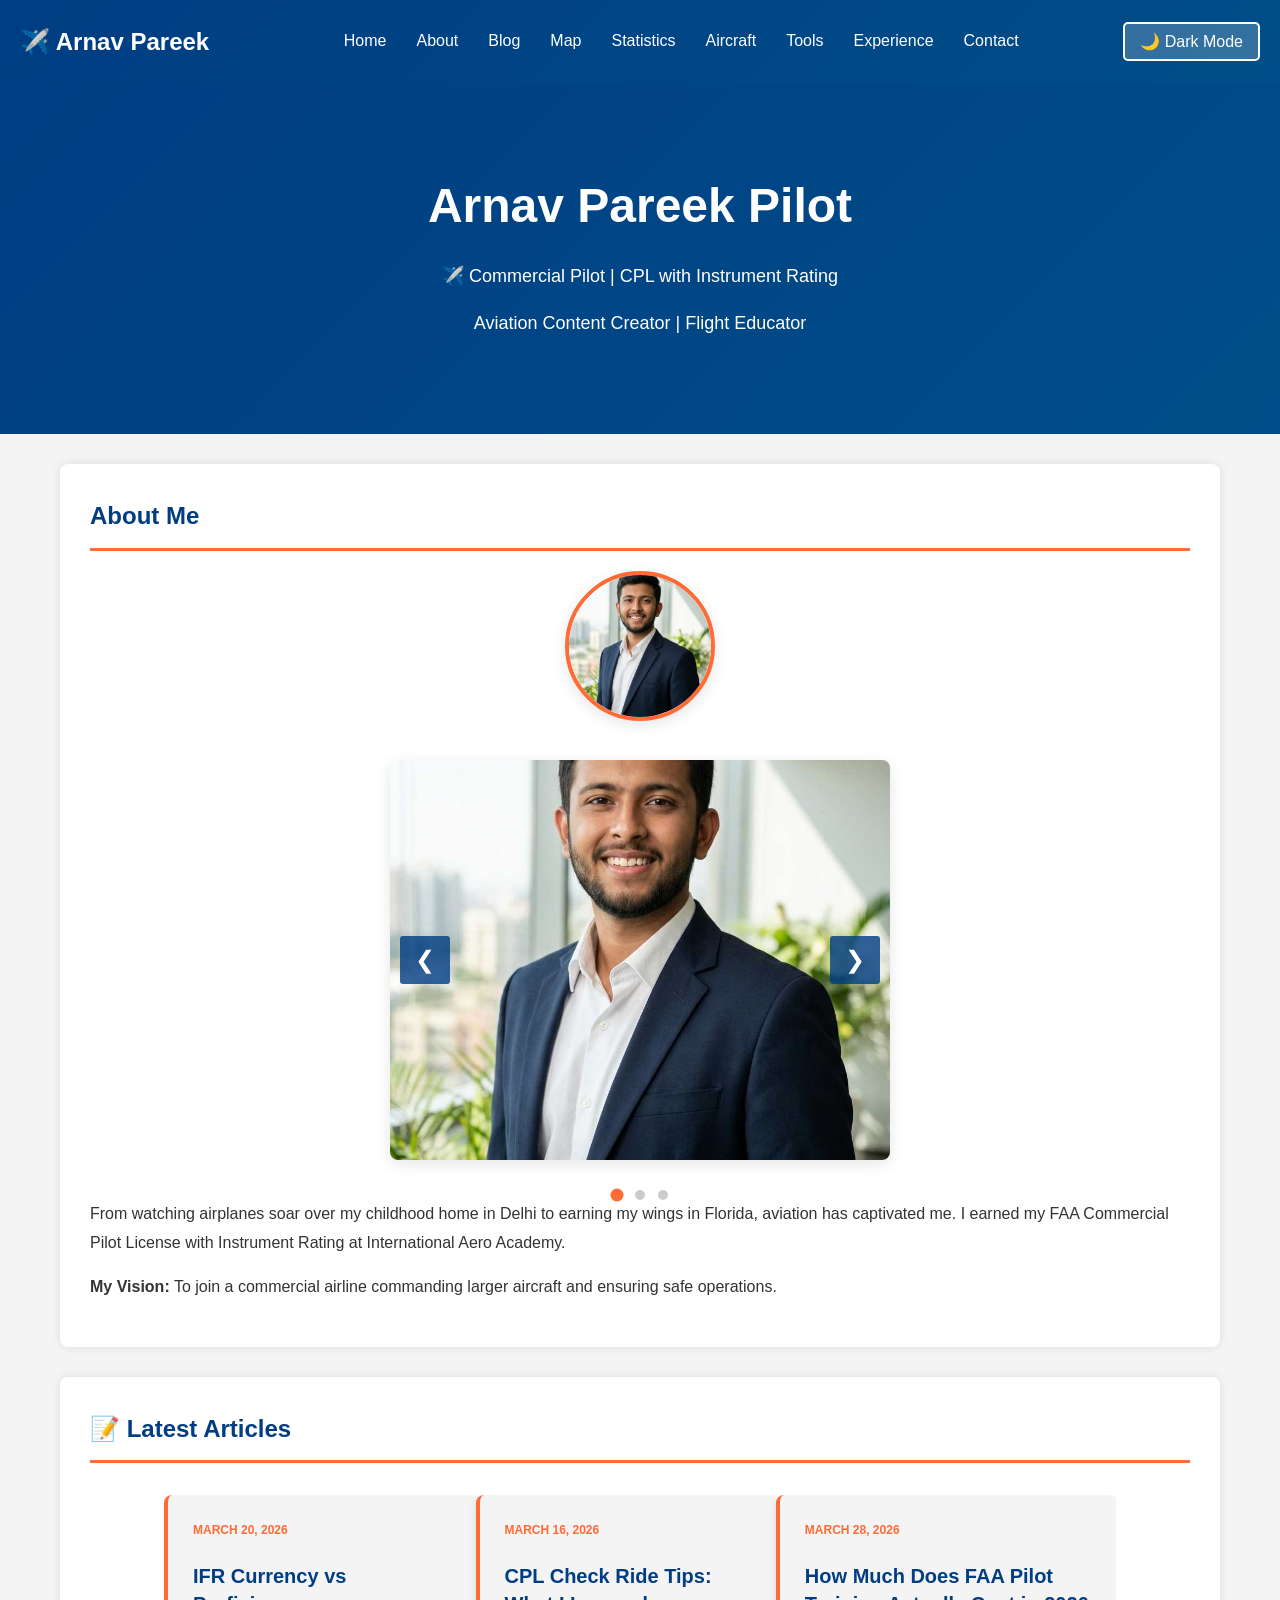
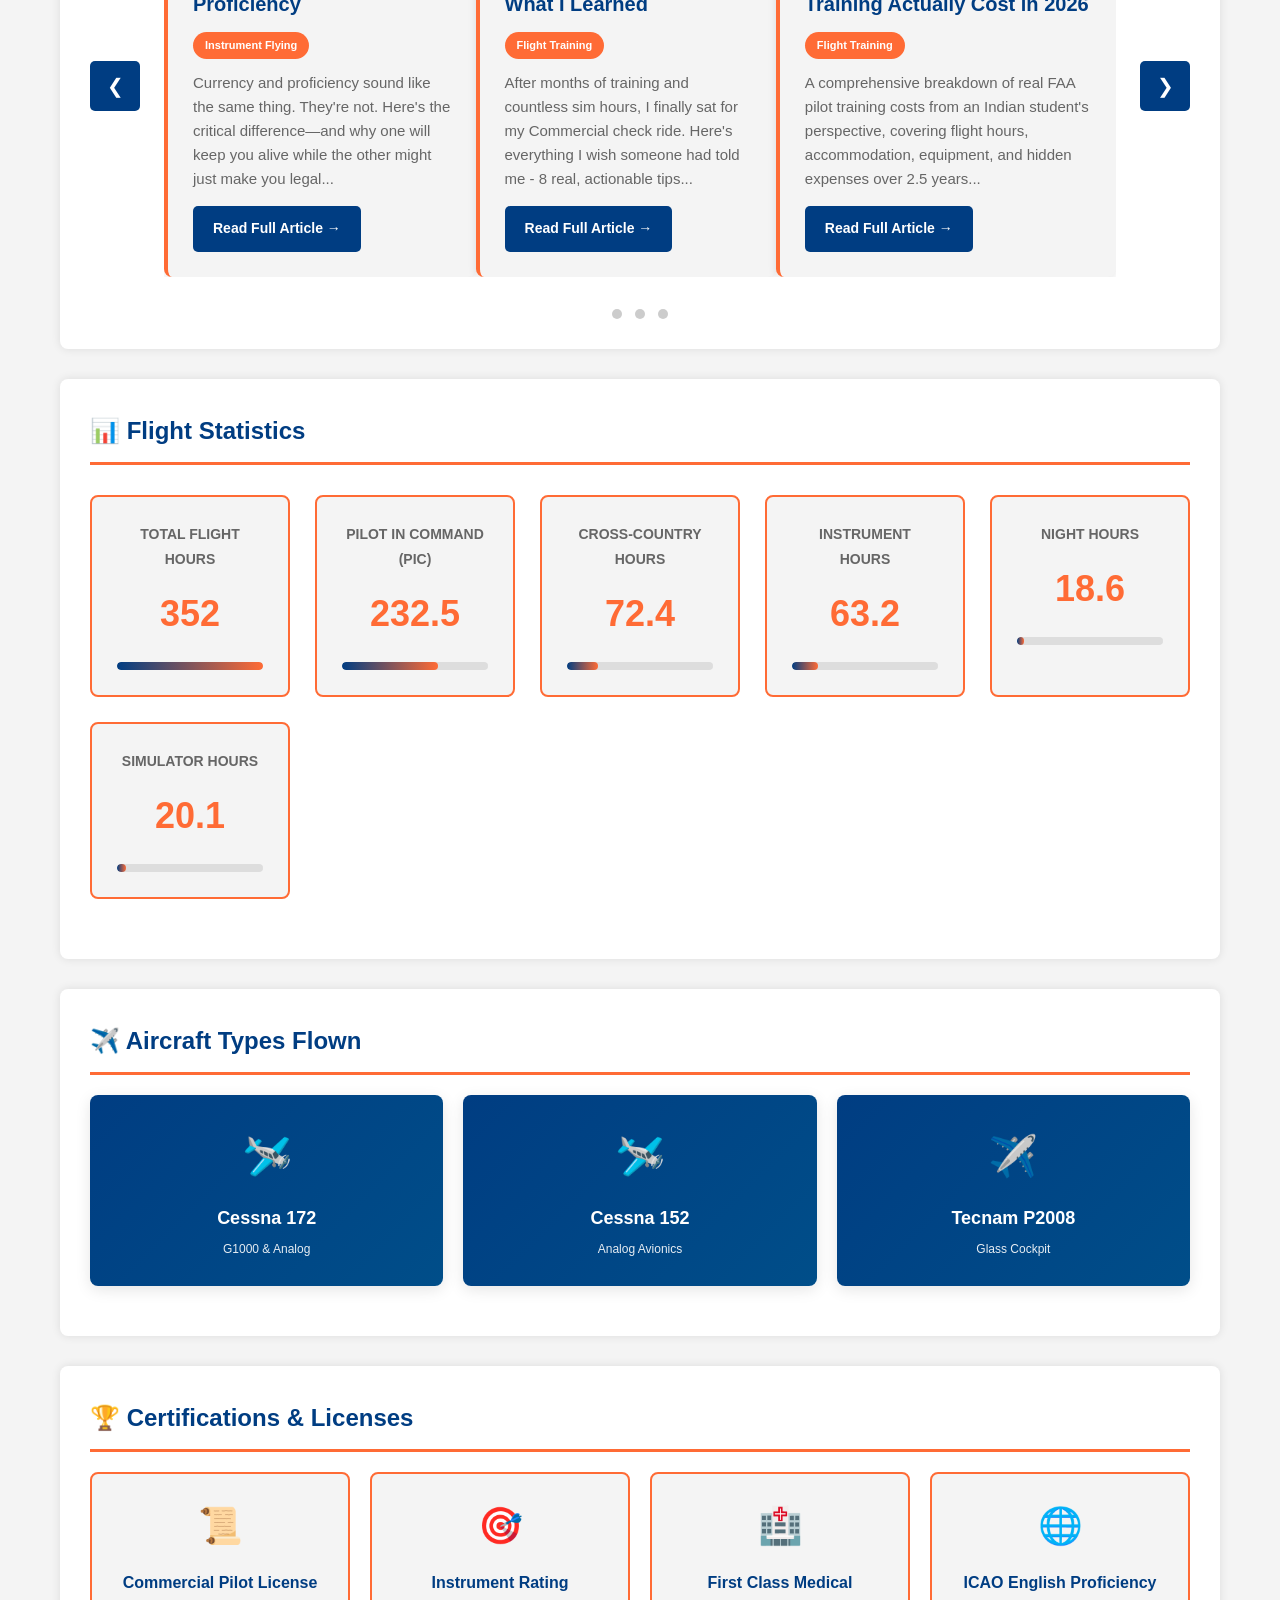
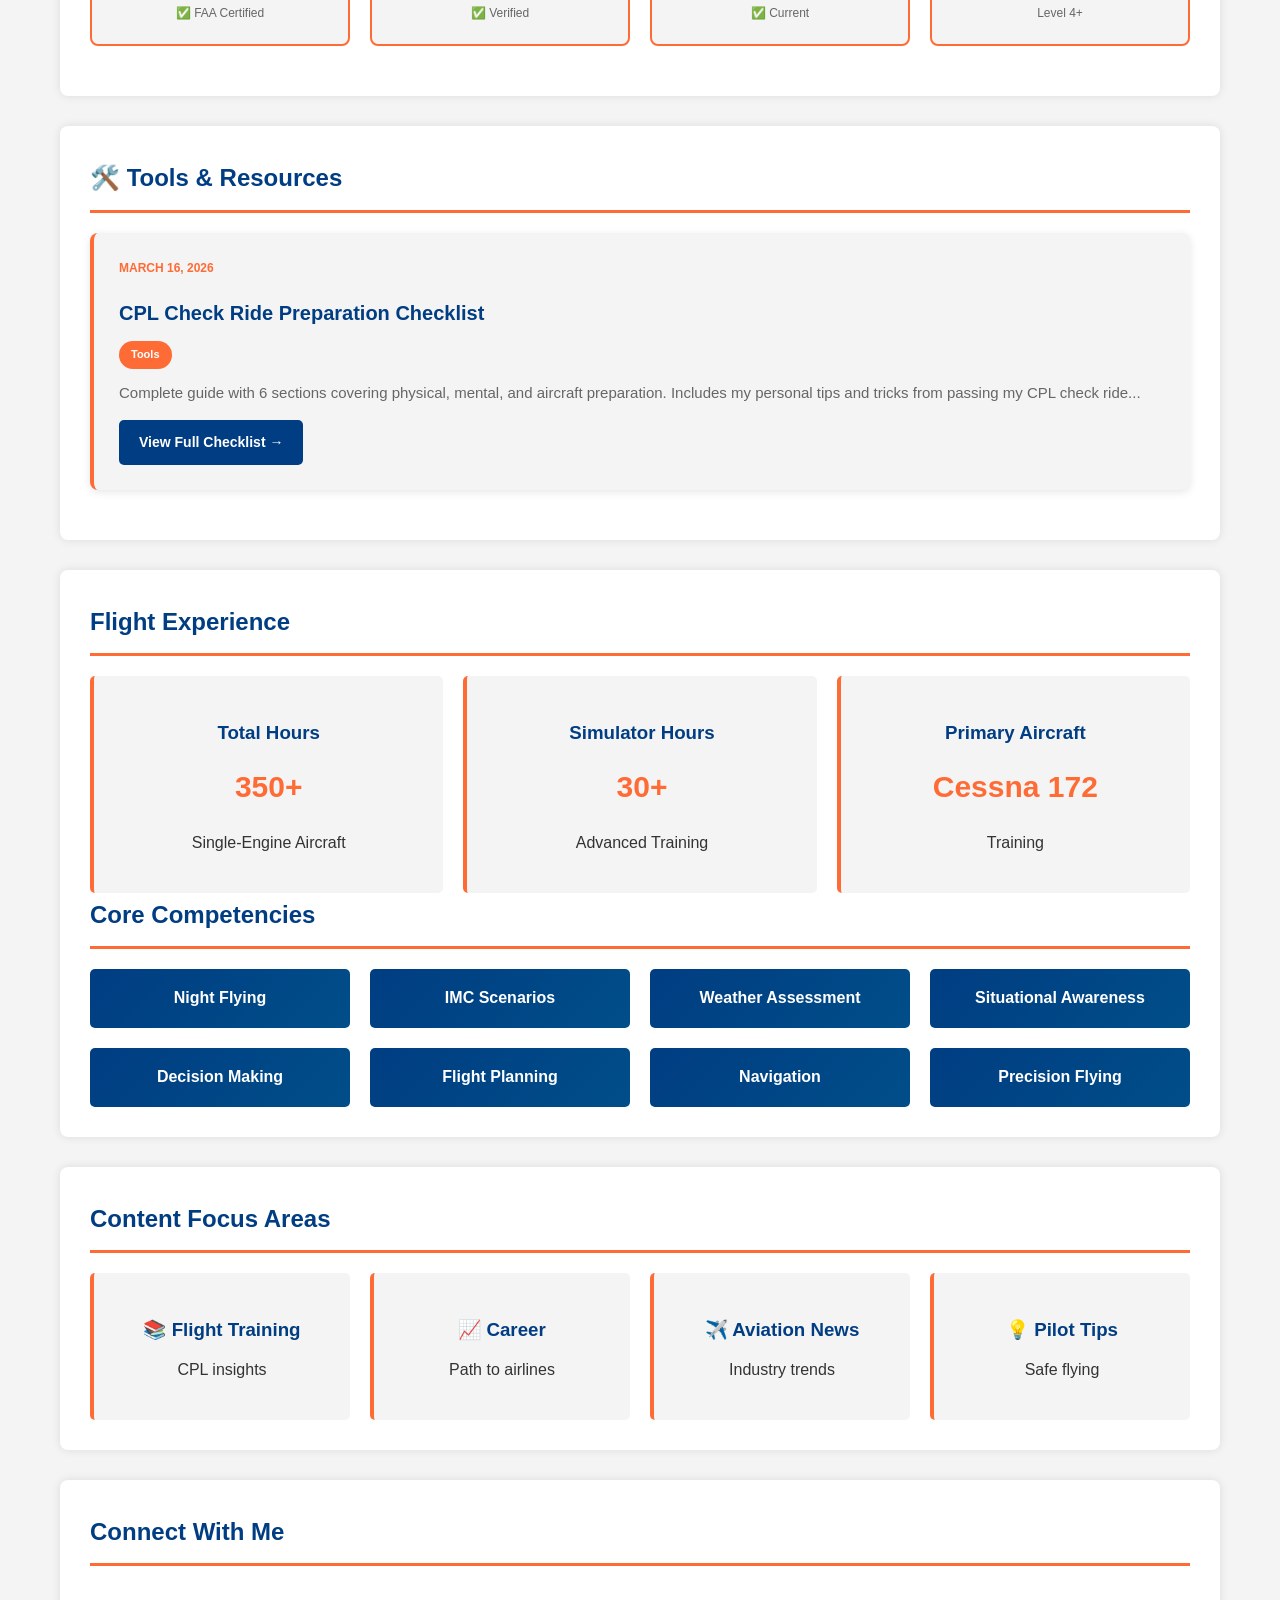
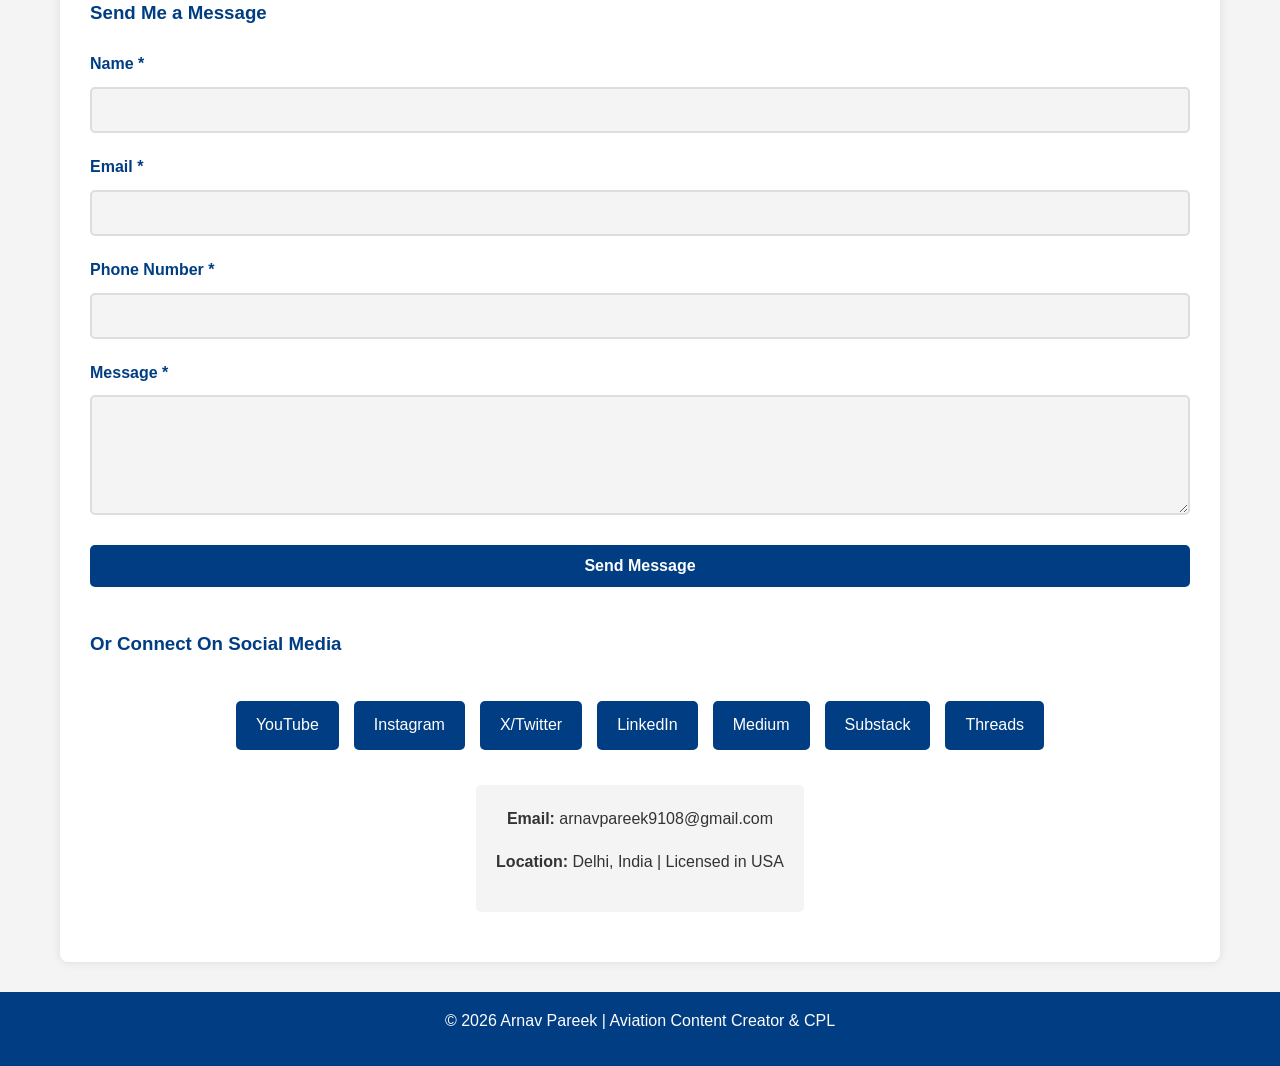
<file: index.html>
<!DOCTYPE html>
<html lang="en">
<head>
    <!-- SEO Meta Tags -->
    <meta charset="UTF-8">
    <meta name="viewport" content="width=device-width, initial-scale=1.0">
    <meta name="description" content="Arnav Pareek Pilot — FAA Commercial Pilot with CPL & Instrument Rating.. 352+ flight hours, based in Delhi. Aviation content, CPL tips, and flight training resources,Arnav Pareek pilot, Arnav Pareek, pilot arnav pareek.">
    <meta name="keywords" content="commercial pilot, CPL, instrument rating, aviation, flight training, pilot tips, FAA certified, flying lessons, aviation content creator">
    <meta name="author" content="Arnav Pareek">
    <meta name="robots" content="index, follow">
    <meta name="language" content="English">
    
    <!-- Open Graph Tags for Social Sharing -->
    <meta property="og:title" content="Arnav Pareek - Commercial Pilot & Aviation Content Creator">
    <meta property="og:description" content="Expert aviation guidance from CPL with Instrument Rating. 352+ flight hours. Flight training tips, aircraft knowledge, and pilot resources.">
    <meta property="og:type" content="website">
    <meta property="og:url" content="https://arnav51898.github.io/">
    <meta property="og:image" content="https://arnav51898.github.io/arnav resume pic.jpg">
    
    <!-- Twitter Card Tags -->
    <meta name="twitter:card" content="summary_large_image">
    <meta name="twitter:title" content="Arnav Pareek - Commercial Pilot & Aviation Creator">
    <meta name="twitter:description" content="CPL flight training tips, aircraft guides, and aviation education. 352+ flight hours.">
    <meta name="twitter:image" content="https://arnav51898.github.io/arnav resume pic.jpg">
    
    <!-- Canonical URL -->
    <link rel="canonical" href="https://arnav51898.github.io/">
    
    <!-- Schema.org JSON-LD Structured Data -->
   <script type="application/ld+json">
{
  "@context": "https://schema.org",
  "@type": "Person",
  "name": "Arnav Pareek",
  "alternateName": ["PILOT ARNAV", "Arnav Pareek Pilot"],
  "jobTitle": "Commercial Pilot",
  "url": "https://arnav51898.github.io",
  "image": "https://arnav51898.github.io/arnav%20resume%20pic.jpg",
  "description": "FAA Commercial Pilot with Instrument Rating. Aviation content creator and flight training educator with 352+ flight hours.",
  "sameAs": [
    "https://www.instagram.com/pilotarnav",
    "https://www.youtube.com/@arnavpareekpilot",
    "https://linkedin.com/in/arnav-pareek-pilot",
    "https://x.com/ArnavPareek9108",
    "https://medium.com/@arnavpareek9108",
    "https://substack.com/@arnavpareekpilot",
    "https://www.threads.com/@arnavpareek9108"
  ],
  "knowsAbout": [
    "Commercial Pilot License",
    "Instrument Rating",
    "Flight Training",
    "Aviation",
    "CPL Preparation",
    "Cessna Aircraft",
    "Flight Instruction"
  ],
  "contactPoint": {
    "@type": "ContactPoint",
    "contactType": "Personal",
    "email": "arnavpareek9108@gmail.com"
  },
  "address": {
    "@type": "PostalAddress",
    "addressLocality": "Delhi",
    "addressCountry": "IN"
  }
}
</script>
    
    <title>Arnav Pareek Pilot - Commercial Pilot | CPL with Instrument Rating | Aviation Content</title>
    
    <style>
        :root {
            --bg-color: #f4f4f4;
            --text-color: #333;
            --header-bg: linear-gradient(135deg, #003d82, #004e89);
            --accent-color: #ff6b35;
            --card-bg: white;
            --card-shadow: rgba(0,0,0,0.1);
        }

        html.dark-mode {
            --bg-color: #1a1a1a;
            --text-color: #e0e0e0;
            --header-bg: linear-gradient(135deg, #001a4d, #002966);
            --accent-color: #ff8c42;
            --card-bg: #2a2a2a;
            --card-shadow: rgba(255,255,255,0.1);
        }

        html { scroll-behavior: smooth; }
        * { margin: 0; padding: 0; box-sizing: border-box; }
        body { 
            font-family: Arial, sans-serif; 
            line-height: 1.8; 
            color: var(--text-color); 
            background: var(--bg-color);
            transition: background 0.3s, color 0.3s;
        }
        header { 
            background: var(--header-bg); 
            color: white; 
            padding: 20px; 
            position: sticky; 
            top: 0; 
            z-index: 100;
            display: flex;
            justify-content: space-between;
            align-items: center;
        }
        nav { 
            display: flex; 
            justify-content: space-around; 
            max-width: 1200px; 
            margin: 0 auto;
            flex: 1;
        }
        .logo { 
            font-size: 24px; 
            font-weight: bold;
            margin-right: 30px;
        }
        nav ul { 
            list-style: none; 
            display: flex; 
            gap: 30px; 
        }
        nav a { 
            color: white; 
            text-decoration: none; 
            transition: 0.3s; 
        }
        nav a:hover { 
            color: var(--accent-color); 
        }
        
        .dark-mode-toggle {
            background: rgba(255,255,255,0.2);
            border: 2px solid white;
            color: white;
            padding: 8px 15px;
            border-radius: 5px;
            cursor: pointer;
            font-size: 16px;
            transition: 0.3s;
        }
        .dark-mode-toggle:hover {
            background: var(--accent-color);
            border-color: var(--accent-color);
        }

        .menu-toggle {
            display: none;
            background: transparent;
            border: none;
            color: white;
            font-size: 24px;
            cursor: pointer;
            padding: 10px;
        }

        .container { 
            max-width: 1200px; 
            margin: 0 auto; 
            padding: 0 20px; 
        }
        .hero { 
            background: var(--header-bg); 
            color: white; 
            padding: 80px 0; 
            text-align: center; 
        }
        .hero h1 { 
            font-size: 48px; 
            margin-bottom: 10px; 
        }
        .hero p { 
            font-size: 18px; 
            margin-bottom: 15px; 
        }
        section { 
            background: var(--card-bg); 
            margin: 30px 0; 
            padding: 30px; 
            border-radius: 8px; 
            box-shadow: 0 0 10px var(--card-shadow);
        }
        h2 { 
            color: #003d82; 
            border-bottom: 3px solid var(--accent-color); 
            padding-bottom: 10px; 
            margin-bottom: 20px; 
        }
        h3 {
            color: #003d82;
            margin-top: 20px;
            margin-bottom: 15px;
        }
        p { 
            font-size: 16px; 
            margin-bottom: 15px; 
        }
        .grid { 
            display: grid; 
            grid-template-columns: repeat(auto-fit, minmax(250px, 1fr)); 
            gap: 20px; 
        }
        .card { 
            background: var(--bg-color); 
            padding: 20px; 
            border-radius: 5px; 
            text-align: center; 
            border-left: 4px solid var(--accent-color);
        }
        .card h3 { 
            color: #003d82; 
            margin-bottom: 10px; 
        }
        .stat { 
            font-size: 30px; 
            font-weight: bold; 
            color: var(--accent-color); 
        }
        .skill { 
            background: var(--header-bg); 
            color: white; 
            padding: 15px; 
            border-radius: 5px; 
            text-align: center; 
            font-weight: bold; 
        }
        .social { 
            display: flex; 
            justify-content: center; 
            gap: 15px; 
            flex-wrap: wrap; 
            margin: 20px 0; 
        }
        .social a { 
            background: #003d82; 
            color: white; 
            padding: 10px 20px; 
            text-decoration: none; 
            border-radius: 5px;
            transition: 0.3s;
        }
        .social a:hover { 
            background: var(--accent-color); 
        }
        .info { 
            background: var(--bg-color); 
            padding: 20px; 
            border-radius: 5px; 
            text-align: center; 
        }
        footer { 
            background: #003d82; 
            color: white; 
            text-align: center; 
            padding: 15px; 
        }

        .form-group {
            margin-bottom: 20px;
        }
        label {
            display: block;
            margin-bottom: 8px;
            font-weight: bold;
            color: #003d82;
        }
        input, textarea {
            width: 100%;
            padding: 12px;
            border: 2px solid #ddd;
            border-radius: 5px;
            font-size: 16px;
            font-family: Arial, sans-serif;
            background: var(--bg-color);
            color: var(--text-color);
            transition: 0.3s;
        }
        input:focus, textarea:focus {
            outline: none;
            border-color: var(--accent-color);
            box-shadow: 0 0 5px var(--accent-color);
        }
        textarea {
            resize: vertical;
            min-height: 120px;
        }
        .submit-btn {
            background: #003d82;
            color: white;
            padding: 12px 30px;
            border: none;
            border-radius: 5px;
            font-size: 16px;
            font-weight: bold;
            cursor: pointer;
            transition: 0.3s;
            width: 100%;
        }
        .submit-btn:hover {
            background: var(--accent-color);
        }

        .stats-container {
            display: grid;
            grid-template-columns: repeat(auto-fit, minmax(200px, 1fr));
            gap: 25px;
            margin: 30px 0;
        }

        .stat-card {
            background: var(--bg-color);
            padding: 25px;
            border-radius: 8px;
            text-align: center;
            border: 2px solid var(--accent-color);
        }

        .stat-label {
            font-size: 14px;
            color: #666;
            margin-bottom: 10px;
            font-weight: bold;
            text-transform: uppercase;
        }

        .stat-number {
            font-size: 36px;
            font-weight: bold;
            color: var(--accent-color);
            margin: 10px 0;
        }

        .progress-bar {
            width: 100%;
            height: 8px;
            background: #ddd;
            border-radius: 10px;
            overflow: hidden;
            margin-top: 15px;
        }

        .progress-fill {
            height: 100%;
            background: linear-gradient(90deg, #003d82, var(--accent-color));
            border-radius: 10px;
            transition: width 0.3s ease;
        }

        .aircraft-grid {
            display: grid;
            grid-template-columns: repeat(auto-fit, minmax(180px, 1fr));
            gap: 20px;
            margin: 20px 0;
        }

        .aircraft-card {
            background: linear-gradient(135deg, #003d82, #004e89);
            color: white;
            padding: 25px;
            border-radius: 8px;
            text-align: center;
            box-shadow: 0 4px 15px var(--card-shadow);
            transition: transform 0.3s;
        }

        .aircraft-card:hover {
            transform: translateY(-5px);
        }

        .aircraft-icon {
            font-size: 40px;
            margin-bottom: 10px;
        }

        .aircraft-name {
            font-size: 18px;
            font-weight: bold;
            margin-bottom: 5px;
        }

        .aircraft-type{
            font-size: 12px;
            opacity: 0.9;
        }

        .cert-grid {
            display: grid;
            grid-template-columns: repeat(auto-fit, minmax(200px, 1fr));
            gap: 20px;
            margin: 20px 0;
        }

        .cert-card {
            background: var(--bg-color);
            border: 2px solid var(--accent-color);
            padding: 20px;
            border-radius: 8px;
            text-align: center;
        }

        .cert-icon {
            font-size: 36px;
            margin-bottom: 10px;
        }

        .cert-title {
            font-weight: bold;
            color: #003d82;
            margin-bottom: 5px;
        }

        .cert-status {
            font-size: 12px;
            color: #666;
        }

        .blog-grid {
            display: grid;
            grid-template-columns: repeat(auto-fit, minmax(300px, 1fr));
            gap: 25px;
            margin: 20px 0;
        }

        .blog-card {
            background: var(--bg-color);
            padding: 25px;
            border-radius: 8px;
            border-left: 4px solid var(--accent-color);
            box-shadow: 0 2px 8px var(--card-shadow);
            transition: transform 0.3s, box-shadow 0.3s;
        }

        .blog-card:hover {
            transform: translateY(-3px);
            box-shadow: 0 4px 12px var(--card-shadow);
        }

        .blog-date {
            font-size: 12px;
            color: var(--accent-color);
            font-weight: bold;
            margin-bottom: 8px;
            text-transform: uppercase;
        }

        .blog-title {
            font-size: 20px;
            font-weight: bold;
            color: #003d82;
            margin-bottom: 12px;
            line-height: 1.4;
        }

        .blog-category {
            display: inline-block;
            background: var(--accent-color);
            color: white;
            padding: 4px 12px;
            border-radius: 20px;
            font-size: 11px;
            font-weight: bold;
            margin-bottom: 12px;
        }

        .blog-preview {
            font-size: 15px;
            color: #666;
            line-height: 1.6;
            margin-bottom: 15px;
        }

        .blog-read-more {
            display: inline-block;
            background: #003d82;
            color: white;
            padding: 10px 20px;
            text-decoration: none;
            border-radius: 5px;
            font-size: 14px;
            font-weight: bold;
            transition: 0.3s;
        }

        .blog-read-more:hover {
            background: var(--accent-color);
        }

        .profile-photo {
            text-align: center;
            margin: 20px 0;
        }

        .profile-img {
            width: 150px;
            height: 150px;
            border-radius: 50%;
            border: 4px solid var(--accent-color);
            object-fit: cover;
            box-shadow: 0 4px 15px var(--card-shadow);
        }

        .carousel-container {
            position: relative;
            max-width: 500px;
            margin: 30px auto;
            background: var(--bg-color);
            border-radius: 8px;
            overflow: hidden;
            box-shadow: 0 4px 15px var(--card-shadow);
        }

        .carousel-inner {
            position: relative;
            width: 100%;
            height: 400px;
            overflow: hidden;
        }

        .carousel-item {
            display: none;
            width: 100%;
            height: 100%;
            object-fit: cover;
        }

        .carousel-item.active {
            display: block;
        }

        .carousel-control {
            position: absolute;
            top: 50%;
            transform: translateY(-50%);
            background: rgba(0, 61, 130, 0.8);
            color: white;
            border: none;
            font-size: 24px;
            padding: 10px 15px;
            cursor: pointer;
            border-radius: 3px;
            z-index: 10;
            transition: 0.3s;
        }

        .carousel-control:hover {
            background: var(--accent-color);
        }

        .carousel-control.prev {
            left: 10px;
        }

        .carousel-control.next {
            right: 10px;
        }

                /* BLOG CAROUSEL */
        .blog-carousel-wrapper {
            position: relative;
            display: flex;
            align-items: center;
            gap: 1.5rem;
            margin: 2rem 0;
        }

      .blog-carousel {
    display: flex;
    width: 100%;
    overflow: hidden;
    scroll-behavior: smooth;
}
        }

        .blog-carousel-item {
            flex: 0 0 100%;
            width: 100%;
            min-width: 100%;
            transition: transform 0.4s cubic-bezier(0.25, 0.46, 0.45, 0.94);
        }

        .carousel-arrow {
            background: #003d82;
            color: white;
            border: none;
            padding: 12px 18px;
            border-radius: 5px;
            font-size: 20px;
            cursor: pointer;
            transition: 0.3s;
            flex-shrink: 0;
            width: 50px;
            height: 50px;
            display: flex;
            align-items: center;
            justify-content: center;
        }

        .carousel-arrow:hover {
            background: var(--accent-color);
            transform: scale(1.1);
        }

        .carousel-arrow:disabled {
            opacity: 0.5;
            cursor: not-allowed;
        }

        .carousel-indicators {
            display: flex;
            justify-content: center;
            gap: 0.8rem;
            margin-top: 1.5rem;
        }

        .indicator {
            width: 10px;
            height: 10px;
            border-radius: 50%;
            background: #ccc;
            cursor: pointer;
            transition: 0.3s;
        }

        .indicator.active {
            background: var(--accent-color);
            transform: scale(1.3);
        }

        /* Mobile responsive design */
        @media (max-width: 768px) {
            header {
                flex-wrap: wrap;
                padding: 10px;
            }

            .logo {
                margin-right: auto;
                font-size: 18px;
            }

            .menu-toggle {
                display: block;
                order: 2;
            }

            nav {
                display: none;
                position: absolute;
                top: 50px;
                left: 0;
                right: 0;
                background: var(--header-bg);
                flex-direction: column;
                padding: 10px;
                z-index: 99;
                margin: 0;
            }

            nav.active {
                display: flex;
            }

            nav ul {
                flex-direction: column;
                gap: 0;
                width: 100%;
            }

            nav ul li {
                width: 100%;
            }

            nav a {
                display: block;
                padding: 12px;
                text-align: center;
                border-bottom: 1px solid rgba(255,255,255,0.1);
            }

            .dark-mode-toggle {
                order: 3;
                width: 100%;
                padding: 8px 12px;
                font-size: 12px;
                margin-top: 10px;
            }

            .hero h1 {
                font-size: 28px;
            }

            .hero p {
                font-size: 14px;
            }

            .blog-carousel-wrapper {
                flex-direction: column;
                gap: 1rem;
            }

            .blog-carousel {
                width: 100%;
            }

            .carousel-arrow {
                display: none;
            }

            .blog-card {
                padding: 15px;
            }

            .blog-title {
                font-size: 16px;
            }

            .blog-preview {
                font-size: 13px;
            }
        }
    </style>
</head>
<body>

<header>
    <div class="logo">✈️ Arnav Pareek</div>
    <button class="menu-toggle" onclick="toggleMenu()">☰</button>
    <nav id="nav-menu">
        <ul>
            <li><a href="#home" onclick="toggleMenu()">Home</a></li>
            <li><a href="#about" onclick="toggleMenu()">About</a></li>
            <li><a href="#blog" onclick="toggleMenu()">Blog</a></li>
            <li><a href="map.html" onclick="toggleMenu()">Map</a></li>
            <li><a href="#stats" onclick="toggleMenu()">Statistics</a></li>
            <li><a href="#aircraft" onclick="toggleMenu()">Aircraft</a></li>
            <li><a href="#tools" onclick="toggleMenu()">Tools</a></li>
            <li><a href="#experience" onclick="toggleMenu()">Experience</a></li>
            <li><a href="#contact" onclick="toggleMenu()">Contact</a></li>
        </ul>
    </nav>
    <button class="dark-mode-toggle" onclick="toggleDarkMode()">🌙 Dark Mode</button>
</header>

<div class="hero" id="home">
    <h1>Arnav Pareek Pilot</h1>
    <p>✈️ Commercial Pilot | CPL with Instrument Rating</p>
    <p>Aviation Content Creator | Flight Educator</p>
</div>

<div class="container">

    <section id="about">
        <h2>About Me</h2>
        
        <div class="profile-photo">
            <img src="arnav resume pic.jpg" alt="Arnav Pareek - Commercial Pilot with CPL certification" class="profile-img">
        </div>
        
        <div class="carousel-container">
            <div class="carousel-inner">
                <img src="arnav resume pic.jpg" alt="Arnav Pareek Professional Profile" class="carousel-item active">
                <img src="arnav linked in.png" alt="Arnav Pareek Aviation Professional" class="carousel-item">
                <img src="WhatsApp Image 2026-03-16 at 6.12.30 AM.jpeg" alt="Arnav Pareek Flight Training" class="carousel-item">
            </div>
            <button class="carousel-control prev" onclick="changeSlide(-1)">❮</button>
            <button class="carousel-control next" onclick="changeSlide(1)">❯</button>
        </div>
        
        <div class="carousel-indicators">
            <span class="indicator active" onclick="currentSlide(0)"></span>
            <span class="indicator" onclick="currentSlide(1)"></span>
            <span class="indicator" onclick="currentSlide(2)"></span>
        </div>

        <p>From watching airplanes soar over my childhood home in Delhi to earning my wings in Florida, aviation has captivated me. I earned my FAA Commercial Pilot License with Instrument Rating at International Aero Academy.</p>
        <p><strong>My Vision:</strong> To join a commercial airline commanding larger aircraft and ensuring safe operations.</p>
    </section>

    <section id="blog">
        <h2>📝 Latest Articles</h2>
        
        <!-- CAROUSEL CONTAINER -->
        <div class="blog-carousel-wrapper">
            <button class="carousel-arrow carousel-prev" onclick="slideCarousel(-1)">❮</button>
            
            <div class="blog-carousel">
                <!-- ARTICLE 1: IFR (LATEST) -->
                <div class="blog-carousel-item">
                    <div class="blog-card">
                        <div class="blog-date">March 20, 2026</div>
                        <h3 class="blog-title">IFR Currency vs Proficiency</h3>
                        <span class="blog-category">Instrument Flying</span>
                        <p class="blog-preview">Currency and proficiency sound like the same thing. They're not. Here's the critical difference—and why one will keep you alive while the other might just make you legal...</p>
                        <a href="ifr_currency_vs_proficiency.html" target="_blank" class="blog-read-more">Read Full Article →</a>
                    </div>
                </div>

                <!-- ARTICLE 2: CPL (PREVIOUS) -->
                <div class="blog-carousel-item">
                    <div class="blog-card">
                        <div class="blog-date">March 16, 2026</div>
                        <h3 class="blog-title">CPL Check Ride Tips: What I Learned</h3>
                        <span class="blog-category">Flight Training</span>
                        <p class="blog-preview">After months of training and countless sim hours, I finally sat for my Commercial check ride. Here's everything I wish someone had told me - 8 real, actionable tips...</p>
                        <a href="cpl-checkride-tips.html" target="_blank" class="blog-read-more">Read Full Article →</a>
                    </div>
                </div>            
                <!-- ARTICLE 3: FAA PILOT TRAINING COST (NEWEST) -->
                <div class="blog-carousel-item">
                    <div class="blog-card">
                        <div class="blog-date">March 28, 2026</div>
                        <h3 class="blog-title">How Much Does FAA Pilot Training Actually Cost in 2026</h3>
                        <span class="blog-category">Flight Training</span>
                        <p class="blog-preview">A comprehensive breakdown of real FAA pilot training costs from an Indian student's perspective, covering flight hours, accommodation, equipment, and hidden expenses over 2.5 years...</p>
                        <a href="faa-pilot-training-cost-2026.html" target="_blank" class="blog-read-more">Read Full Article →</a>
                    </div>
                </div>
            </div>

            <button class="carousel-arrow carousel-next" onclick="slideCarousel(1)">❯</button>
        </div>

        <!-- CAROUSEL INDICATORS -->
<div class="carousel-indicators">
    <span class="indicator active" onclick="goToSlide(0)"></span>
    <span class="indicator" onclick="goToSlide(1)"></span>
    <span class="indicator" onclick="goToSlide(2)"></span>
</div>
    </section>

    <section id="stats">
        <h2>📊 Flight Statistics</h2>
        <div class="stats-container">
            <div class="stat-card">
                <div class="stat-label">Total Flight Hours</div>
                <div class="stat-number">352</div>
                <div class="progress-bar">
                    <div class="progress-fill" style="width: 100%;"></div>
                </div>
            </div>
            <div class="stat-card">
                <div class="stat-label">Pilot in Command (PIC)</div>
                <div class="stat-number">232.5</div>
                <div class="progress-bar">
                    <div class="progress-fill" style="width: 66%;"></div>
                </div>
            </div>
            <div class="stat-card">
                <div class="stat-label">Cross-Country Hours</div>
                <div class="stat-number">72.4</div>
                <div class="progress-bar">
                    <div class="progress-fill" style="width: 21%;"></div>
                </div>
            </div>
            <div class="stat-card">
                <div class="stat-label">Instrument Hours</div>
                <div class="stat-number">63.2</div>
                <div class="progress-bar">
                    <div class="progress-fill" style="width: 18%;"></div>
                </div>
            </div>
            <div class="stat-card">
                <div class="stat-label">Night Hours</div>
                <div class="stat-number">18.6</div>
                <div class="progress-bar">
                    <div class="progress-fill" style="width: 5%;"></div>
                </div>
            </div>
            <div class="stat-card">
                <div class="stat-label">Simulator Hours</div>
                <div class="stat-number">20.1</div>
                <div class="progress-bar">
                    <div class="progress-fill" style="width: 6%;"></div>
                </div>
            </div>
        </div>
    </section>

    <section id="aircraft">
        <h2>✈️ Aircraft Types Flown</h2>
        <div class="aircraft-grid">
            <div class="aircraft-card">
                <div class="aircraft-icon">🛩️</div>
                <div class="aircraft-name">Cessna 172</div>
                <div class="aircraft-type">G1000 & Analog</div>
            </div>
            <div class="aircraft-card">
                <div class="aircraft-icon">🛩️</div>
                <div class="aircraft-name">Cessna 152</div>
                <div class="aircraft-type">Analog Avionics</div>
            </div>
            <div class="aircraft-card">
                <div class="aircraft-icon">✈️</div>
                <div class="aircraft-name">Tecnam P2008</div>
                <div class="aircraft-type">Glass Cockpit</div>
            </div>
        </div>
    </section>

    <section id="certifications">
        <h2>🏆 Certifications & Licenses</h2>
        <div class="cert-grid">
            <div class="cert-card">
                <div class="cert-icon">📜</div>
                <div class="cert-title">Commercial Pilot License</div>
                <div class="cert-status">✅ FAA Certified</div>
            </div>
            <div class="cert-card">
                <div class="cert-icon">🎯</div>
                <div class="cert-title">Instrument Rating</div>
                <div class="cert-status">✅ Verified</div>
            </div>
            <div class="cert-card">
                <div class="cert-icon">🏥</div>
                <div class="cert-title">First Class Medical</div>
                <div class="cert-status">✅ Current</div>
            </div>
            <div class="cert-card">
                <div class="cert-icon">🌐</div>
                <div class="cert-title">ICAO English Proficiency</div>
                <div class="cert-status">Level 4+</div>
            </div>
        </div>
    </section>

    <section id="tools">
        <h2>🛠️ Tools & Resources</h2>
        <div class="blog-grid">
            <div class="blog-card">
                <div class="blog-date">March 16, 2026</div>
                <h3 class="blog-title">CPL Check Ride Preparation Checklist</h3>
                <span class="blog-category">Tools</span>
                <p class="blog-preview">Complete guide with 6 sections covering physical, mental, and aircraft preparation. Includes my personal tips and tricks from passing my CPL check ride...</p>
                <a href="cpl-checklist.html" class="blog-read-more">View Full Checklist →</a>
            </div>
        </div>
    </section>

    <section id="experience">
        <h2>Flight Experience</h2>
        <div class="grid">
            <div class="card">
                <h3>Total Hours</h3>
                <p class="stat">350+</p>
                <p>Single-Engine Aircraft</p>
            </div>
            <div class="card">
                <h3>Simulator Hours</h3>
                <p class="stat">30+</p>
                <p>Advanced Training</p>
            </div>
            <div class="card">
                <h3>Primary Aircraft</h3>
                <p class="stat">Cessna 172</p>
                <p>Training</p>
            </div>
        </div>

        <h2>Core Competencies</h2>
        <div class="grid">
            <div class="skill">Night Flying</div>
            <div class="skill">IMC Scenarios</div>
            <div class="skill">Weather Assessment</div>
            <div class="skill">Situational Awareness</div>
            <div class="skill">Decision Making</div>
            <div class="skill">Flight Planning</div>
            <div class="skill">Navigation</div>
            <div class="skill">Precision Flying</div>
        </div>
    </section>

    <section id="content">
        <h2>Content Focus Areas</h2>
        <div class="grid">
            <div class="card">
                <h3>📚 Flight Training</h3>
                <p>CPL insights</p>
            </div>
            <div class="card">
                <h3>📈 Career</h3>
                <p>Path to airlines</p>
            </div>
            <div class="card">
                <h3>✈️ Aviation News</h3>
                <p>Industry trends</p>
            </div>
            <div class="card">
                <h3>💡 Pilot Tips</h3>
                <p>Safe flying</p>
            </div>
        </div>
    </section>

    <section id="contact">
        <h2>Connect With Me</h2>
        
        <h3 style="color: #003d82; margin-top: 30px; margin-bottom: 20px;">Send Me a Message</h3>
        <form onsubmit="sendEmail(event)">
            <div class="form-group">
                <label for="name">Name *</label>
                <input type="text" id="name" name="name" required>
            </div>
            
            <div class="form-group">
                <label for="email">Email *</label>
                <input type="email" id="email" name="email" required>
            </div>
            
            <div class="form-group">
                <label for="phone">Phone Number *</label>
                <input type="tel" id="phone" name="phone" required>
            </div>
            
            <div class="form-group">
                <label for="message">Message *</label>
                <textarea id="message" name="message" required></textarea>
            </div>
            
            <button type="submit" class="submit-btn">Send Message</button>
        </form>

        <h3 style="color: #003d82; margin-top: 40px; margin-bottom: 20px;">Or Connect On Social Media</h3>
        <div class="social">
            <div class="social">
    <a href="https://www.youtube.com/@arnavpareekpilot" target="_blank">YouTube</a>
    <a href="https://www.instagram.com/pilotarnav" target="_blank">Instagram</a>
    <a href="https://x.com/ArnavPareek9108" target="_blank">X/Twitter</a>
    <a href="https://linkedin.com/in/arnav-pareek-pilot" target="_blank">LinkedIn</a>
    <a href="https://medium.com/@arnavpareek9108" target="_blank">Medium</a>
    <a href="https://substack.com/@arnavpareekpilot" target="_blank">Substack</a>
    <a href="https://www.threads.com/@arnavpareek9108" target="_blank">Threads</a>
</div>
        
        <div class="info">
            <p><strong>Email:</strong> arnavpareek9108@gmail.com</p>
            <p><strong>Location:</strong> Delhi, India | Licensed in USA</p>
        </div>
    </section>

</div>

<footer>
    <p>&copy; 2026 Arnav Pareek | Aviation Content Creator & CPL</p>
</footer>

<script>
function toggleMenu() {
    const navMenu = document.getElementById('nav-menu');
    navMenu.classList.toggle('active');
}

function toggleDarkMode() {
    const html = document.documentElement;
    html.classList.toggle('dark-mode');
    
    if (html.classList.contains('dark-mode')) {
        localStorage.setItem('darkMode', 'true');
    } else {
        localStorage.setItem('darkMode', 'false');
    }
}

function sendEmail(event) {
    event.preventDefault();
    
    const name = document.getElementById('name').value;
    const email = document.getElementById('email').value;
    const phone = document.getElementById('phone').value;
    const message = document.getElementById('message').value;
    
    const mailtoLink = `mailto:arnavpareek9108@gmail.com?subject=New Contact from ${encodeURIComponent(name)}&body=Name: ${encodeURIComponent(name)}%0AEmail: ${encodeURIComponent(email)}%0APhone: ${encodeURIComponent(phone)}%0A%0AMessage:%0A${encodeURIComponent(message)}`;
    
    window.location.href = mailtoLink;
    
    document.querySelector('form').reset();
    alert('Opening your email client... Your message details are ready to send!');
}

let currentSlideIndex = 0;
let carouselInterval;

function showSlide(index) {
    const slides = document.querySelectorAll('.carousel-item');
    const indicators = document.querySelectorAll('.carousel-indicators .indicator');
    
    if (slides.length === 0) return;
    
    if (index >= slides.length) currentSlideIndex = 0;
    if (index < 0) currentSlideIndex = slides.length - 1;
    
    slides.forEach(slide => slide.classList.remove('active'));
    indicators.forEach(indicator => indicator.classList.remove('active'));
    
    slides[currentSlideIndex].classList.add('active');
    indicators[currentSlideIndex].classList.add('active');
}

function changeSlide(n) {
    currentSlideIndex += n;
    showSlide(currentSlideIndex);
    resetCarouselTimer();
}

function currentSlide(n) {
    currentSlideIndex = n;
    showSlide(currentSlideIndex);
    resetCarouselTimer();
}

function autoSlide() {
    currentSlideIndex++;
    showSlide(currentSlideIndex);
}

function resetCarouselTimer() {
    clearInterval(carouselInterval);
    carouselInterval = setInterval(autoSlide, 5000);
}

// BLOG CAROUSEL
let currentBlogSlide = 0;

function slideCarousel(direction) {
    const blogSlides = document.querySelectorAll('.blog-carousel-item');
    const totalSlides = blogSlides.length;
    
    currentBlogSlide += direction;
    
    if (currentBlogSlide >= totalSlides) {
        currentBlogSlide = 0;
    } else if (currentBlogSlide < 0) {
        currentBlogSlide = totalSlides - 1;
    }
    
    updateCarousel();
}

function goToSlide(index) {
    currentBlogSlide = index;
    updateCarousel();
}

function updateCarousel() {
    const totalSlides = document.querySelectorAll('.blog-carousel-item').length;
const offset = -(currentBlogSlide * (100 / totalSlides));
    carousel.style.transform = `translateX(${offset}%)`;
    
    const allIndicators = document.querySelectorAll('#blog .carousel-indicators .indicator');
    allIndicators.forEach((ind, idx) => {
        ind.classList.toggle('active', idx === currentBlogSlide);
    });
}

window.addEventListener('load', function() {
    const darkMode = localStorage.getItem('darkMode');
    if (darkMode === 'true') {
        document.documentElement.classList.add('dark-mode');
    }
    
    setTimeout(function() {
        showSlide(0);
        carouselInterval = setInterval(autoSlide, 5000);
        updateCarousel();
    }, 500);
});
</script>

</body>
</html>
</file>
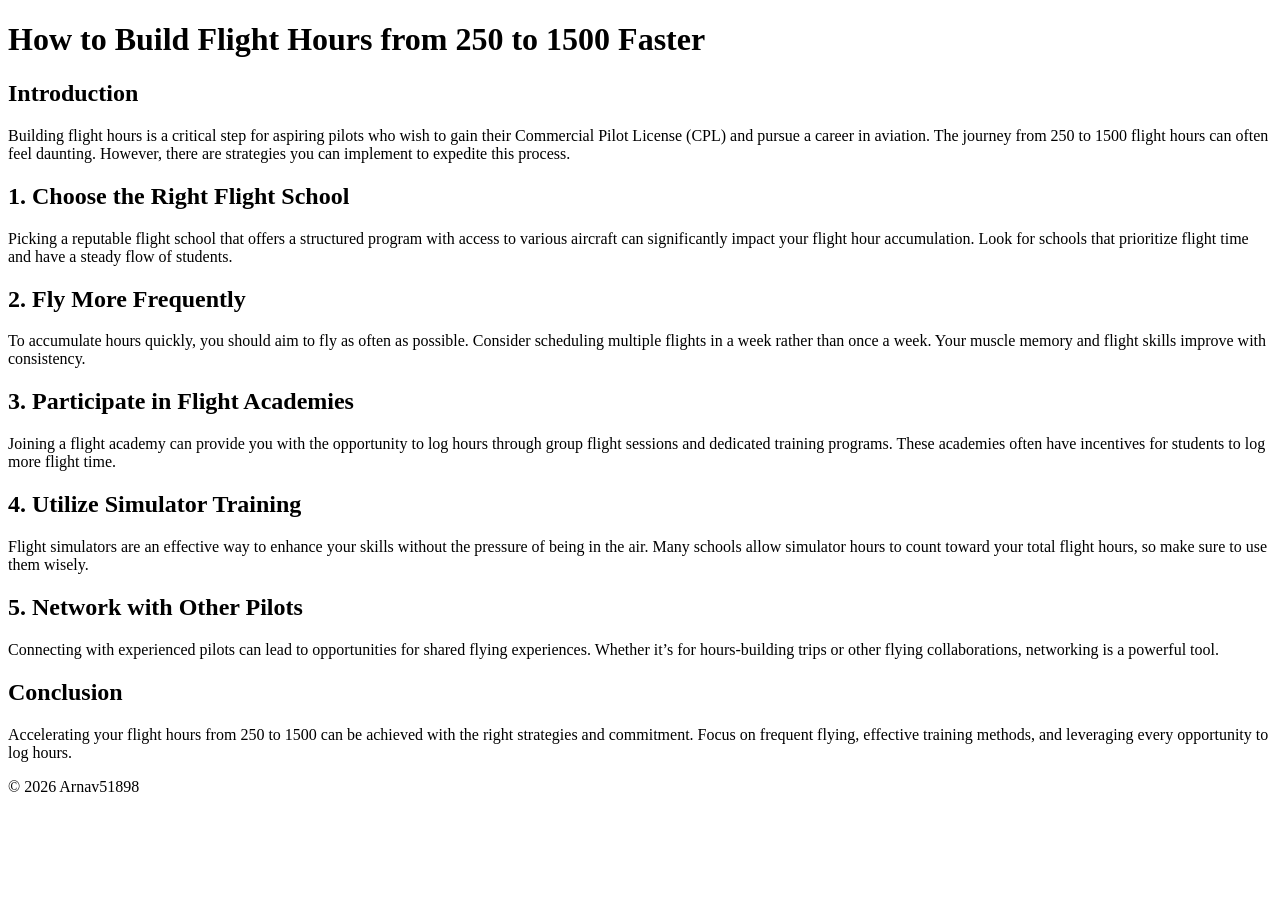
<file: build-hours-faster.html>
<!DOCTYPE html>
<html lang="en">
<head>
    <meta charset="UTF-8">
    <meta name="viewport" content="width=device-width, initial-scale=1.0">
    <title>Building Flight Hours Faster</title>
</head>
<body>
    <header>
        <h1>How to Build Flight Hours from 250 to 1500 Faster</h1>
    </header>
    <section>
        <article>
            <h2>Introduction</h2>
            <p>Building flight hours is a critical step for aspiring pilots who wish to gain their Commercial Pilot License (CPL) and pursue a career in aviation. The journey from 250 to 1500 flight hours can often feel daunting. However, there are strategies you can implement to expedite this process.</p>
            <h2>1. Choose the Right Flight School</h2>
            <p>Picking a reputable flight school that offers a structured program with access to various aircraft can significantly impact your flight hour accumulation. Look for schools that prioritize flight time and have a steady flow of students.</p>
            <h2>2. Fly More Frequently</h2>
            <p>To accumulate hours quickly, you should aim to fly as often as possible. Consider scheduling multiple flights in a week rather than once a week. Your muscle memory and flight skills improve with consistency.</p>
            <h2>3. Participate in Flight Academies</h2>
            <p>Joining a flight academy can provide you with the opportunity to log hours through group flight sessions and dedicated training programs. These academies often have incentives for students to log more flight time.</p>
            <h2>4. Utilize Simulator Training</h2>
            <p>Flight simulators are an effective way to enhance your skills without the pressure of being in the air. Many schools allow simulator hours to count toward your total flight hours, so make sure to use them wisely.</p>
            <h2>5. Network with Other Pilots</h2>
            <p>Connecting with experienced pilots can lead to opportunities for shared flying experiences. Whether it’s for hours-building trips or other flying collaborations, networking is a powerful tool.</p>
            <h2>Conclusion</h2>
            <p>Accelerating your flight hours from 250 to 1500 can be achieved with the right strategies and commitment. Focus on frequent flying, effective training methods, and leveraging every opportunity to log hours.</p>
        </article>
    </section>
    <footer>
        <p>&copy; 2026 Arnav51898</p>
    </footer>
</body>
</html>
</file>
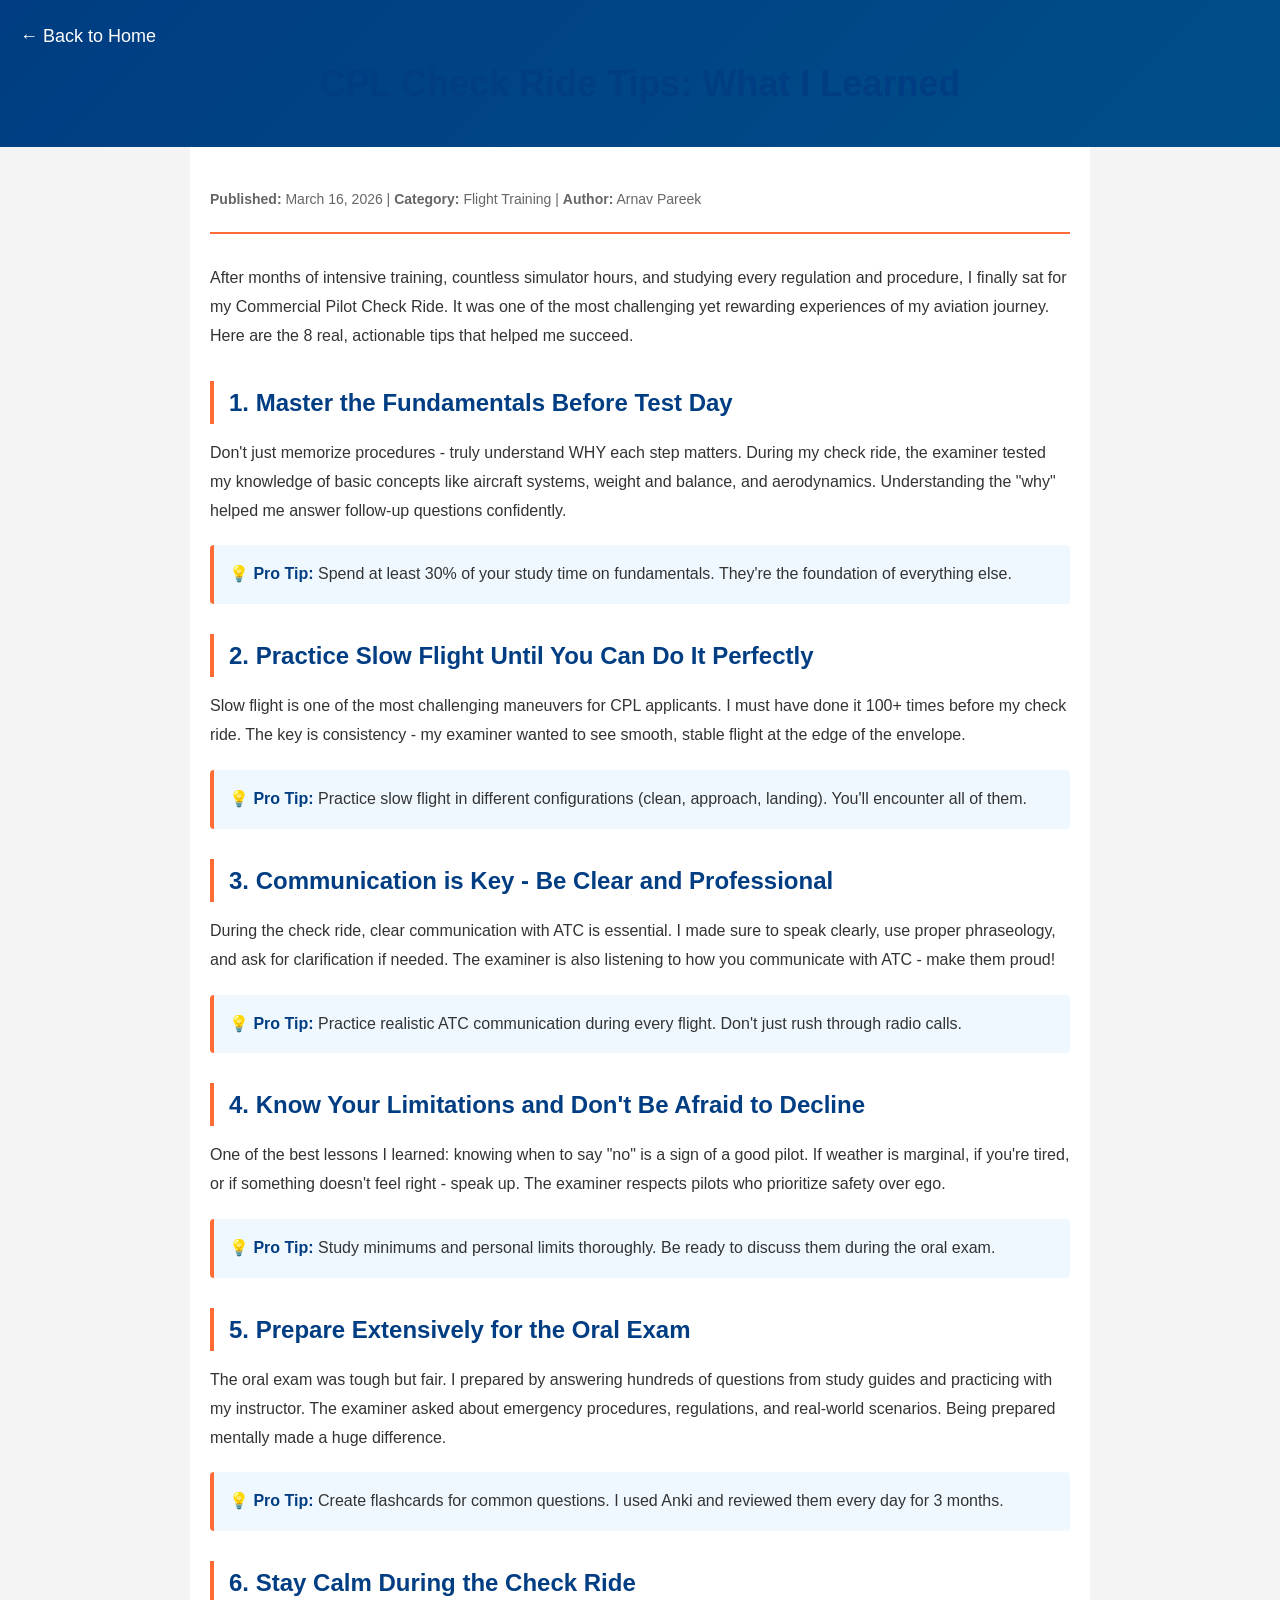
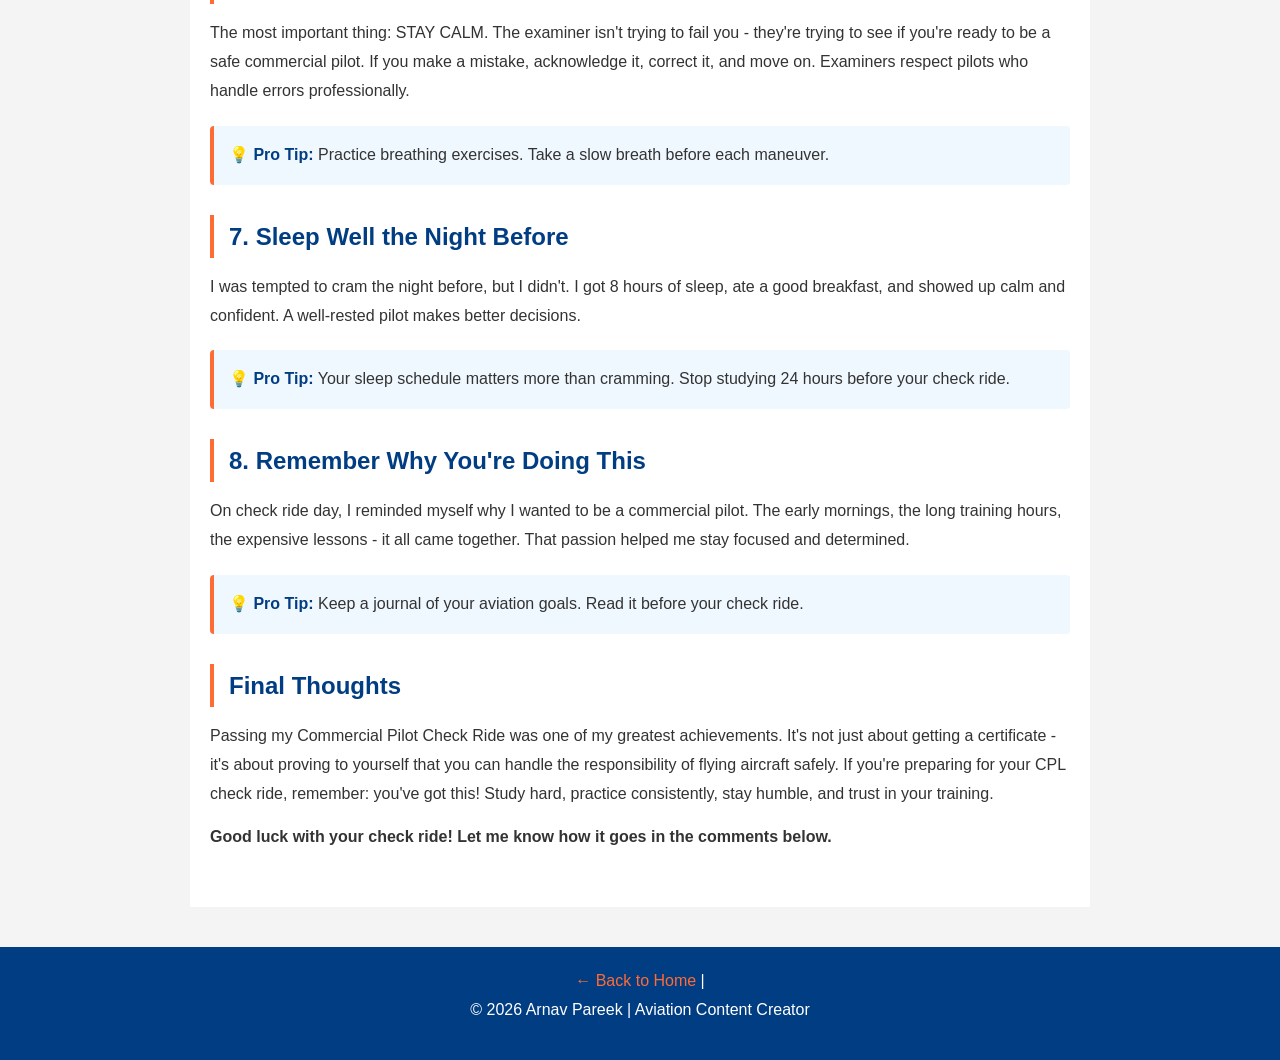
<file: cpl-article.html>
<!DOCTYPE html>
<html lang="en">
<head>
    <meta charset="UTF-8">
    <meta name="viewport" content="width=device-width, initial-scale=1.0">
    <meta name="description" content="CPL Check Ride Tips: What I Learned - Personal insights from my Commercial Pilot Check Ride experience.">
    <title>CPL Check Ride Tips: What I Learned | Arnav Pareek</title>
    
    <style>
        * { margin: 0; padding: 0; box-sizing: border-box; }
        body {
            font-family: Arial, sans-serif;
            line-height: 1.8;
            color: #333;
            background: #f4f4f4;
        }
        header {
            background: linear-gradient(135deg, #003d82, #004e89);
            color: white;
            padding: 20px;
            text-align: center;
            position: sticky;
            top: 0;
            z-index: 100;
        }
        header a {
            color: white;
            text-decoration: none;
            font-size: 18px;
            float: left;
        }
        .container {
            max-width: 900px;
            margin: 0 auto;
            padding: 40px 20px;
            background: white;
            min-height: calc(100vh - 200px);
        }
        h1 {
            color: #003d82;
            margin-bottom: 10px;
            font-size: 36px;
        }
        .article-meta {
            color: #666;
            font-size: 14px;
            margin-bottom: 30px;
            border-bottom: 2px solid #ff6b35;
            padding-bottom: 20px;
        }
        h2 {
            color: #003d82;
            margin-top: 30px;
            margin-bottom: 15px;
            border-left: 4px solid #ff6b35;
            padding-left: 15px;
        }
        p {
            margin-bottom: 15px;
            font-size: 16px;
        }
        .tip {
            background: #f0f8ff;
            border-left: 4px solid #ff6b35;
            padding: 15px;
            margin: 20px 0;
            border-radius: 4px;
        }
        .tip strong {
            color: #003d82;
        }
        footer {
            background: #003d82;
            color: white;
            text-align: center;
            padding: 20px;
            margin-top: 40px;
        }
        footer a {
            color: #ff6b35;
            text-decoration: none;
        }
    </style>
</head>
<body>

<header>
    <a href="/">← Back to Home</a>
    <h1 style="float: none; clear: both;">CPL Check Ride Tips: What I Learned</h1>
</header>

<div class="container">
    <div class="article-meta">
        <strong>Published:</strong> March 16, 2026 | <strong>Category:</strong> Flight Training | <strong>Author:</strong> Arnav Pareek
    </div>

    <p>After months of intensive training, countless simulator hours, and studying every regulation and procedure, I finally sat for my Commercial Pilot Check Ride. It was one of the most challenging yet rewarding experiences of my aviation journey. Here are the 8 real, actionable tips that helped me succeed.</p>

    <h2>1. Master the Fundamentals Before Test Day</h2>
    <p>Don't just memorize procedures - truly understand WHY each step matters. During my check ride, the examiner tested my knowledge of basic concepts like aircraft systems, weight and balance, and aerodynamics. Understanding the "why" helped me answer follow-up questions confidently.</p>
    <div class="tip">
        <strong>💡 Pro Tip:</strong> Spend at least 30% of your study time on fundamentals. They're the foundation of everything else.
    </div>

    <h2>2. Practice Slow Flight Until You Can Do It Perfectly</h2>
    <p>Slow flight is one of the most challenging maneuvers for CPL applicants. I must have done it 100+ times before my check ride. The key is consistency - my examiner wanted to see smooth, stable flight at the edge of the envelope.</p>
    <div class="tip">
        <strong>💡 Pro Tip:</strong> Practice slow flight in different configurations (clean, approach, landing). You'll encounter all of them.
    </div>

    <h2>3. Communication is Key - Be Clear and Professional</h2>
    <p>During the check ride, clear communication with ATC is essential. I made sure to speak clearly, use proper phraseology, and ask for clarification if needed. The examiner is also listening to how you communicate with ATC - make them proud!</p>
    <div class="tip">
        <strong>💡 Pro Tip:</strong> Practice realistic ATC communication during every flight. Don't just rush through radio calls.
    </div>

    <h2>4. Know Your Limitations and Don't Be Afraid to Decline</h2>
    <p>One of the best lessons I learned: knowing when to say "no" is a sign of a good pilot. If weather is marginal, if you're tired, or if something doesn't feel right - speak up. The examiner respects pilots who prioritize safety over ego.</p>
    <div class="tip">
        <strong>💡 Pro Tip:</strong> Study minimums and personal limits thoroughly. Be ready to discuss them during the oral exam.
    </div>

    <h2>5. Prepare Extensively for the Oral Exam</h2>
    <p>The oral exam was tough but fair. I prepared by answering hundreds of questions from study guides and practicing with my instructor. The examiner asked about emergency procedures, regulations, and real-world scenarios. Being prepared mentally made a huge difference.</p>
    <div class="tip">
        <strong>💡 Pro Tip:</strong> Create flashcards for common questions. I used Anki and reviewed them every day for 3 months.
    </div>

    <h2>6. Stay Calm During the Check Ride</h2>
    <p>The most important thing: STAY CALM. The examiner isn't trying to fail you - they're trying to see if you're ready to be a safe commercial pilot. If you make a mistake, acknowledge it, correct it, and move on. Examiners respect pilots who handle errors professionally.</p>
    <div class="tip">
        <strong>💡 Pro Tip:</strong> Practice breathing exercises. Take a slow breath before each maneuver.
    </div>

    <h2>7. Sleep Well the Night Before</h2>
    <p>I was tempted to cram the night before, but I didn't. I got 8 hours of sleep, ate a good breakfast, and showed up calm and confident. A well-rested pilot makes better decisions.</p>
    <div class="tip">
        <strong>💡 Pro Tip:</strong> Your sleep schedule matters more than cramming. Stop studying 24 hours before your check ride.
    </div>

    <h2>8. Remember Why You're Doing This</h2>
    <p>On check ride day, I reminded myself why I wanted to be a commercial pilot. The early mornings, the long training hours, the expensive lessons - it all came together. That passion helped me stay focused and determined.</p>
    <div class="tip">
        <strong>💡 Pro Tip:</strong> Keep a journal of your aviation goals. Read it before your check ride.
    </div>

    <h2>Final Thoughts</h2>
    <p>Passing my Commercial Pilot Check Ride was one of my greatest achievements. It's not just about getting a certificate - it's about proving to yourself that you can handle the responsibility of flying aircraft safely. If you're preparing for your CPL check ride, remember: you've got this! Study hard, practice consistently, stay humble, and trust in your training.</p>

    <p><strong>Good luck with your check ride! Let me know how it goes in the comments below.</strong></p>
</div>

<footer>
    <a href="/">← Back to Home</a> | <p>&copy; 2026 Arnav Pareek | Aviation Content Creator</p>
</footer>

</body>
</html>
</file>
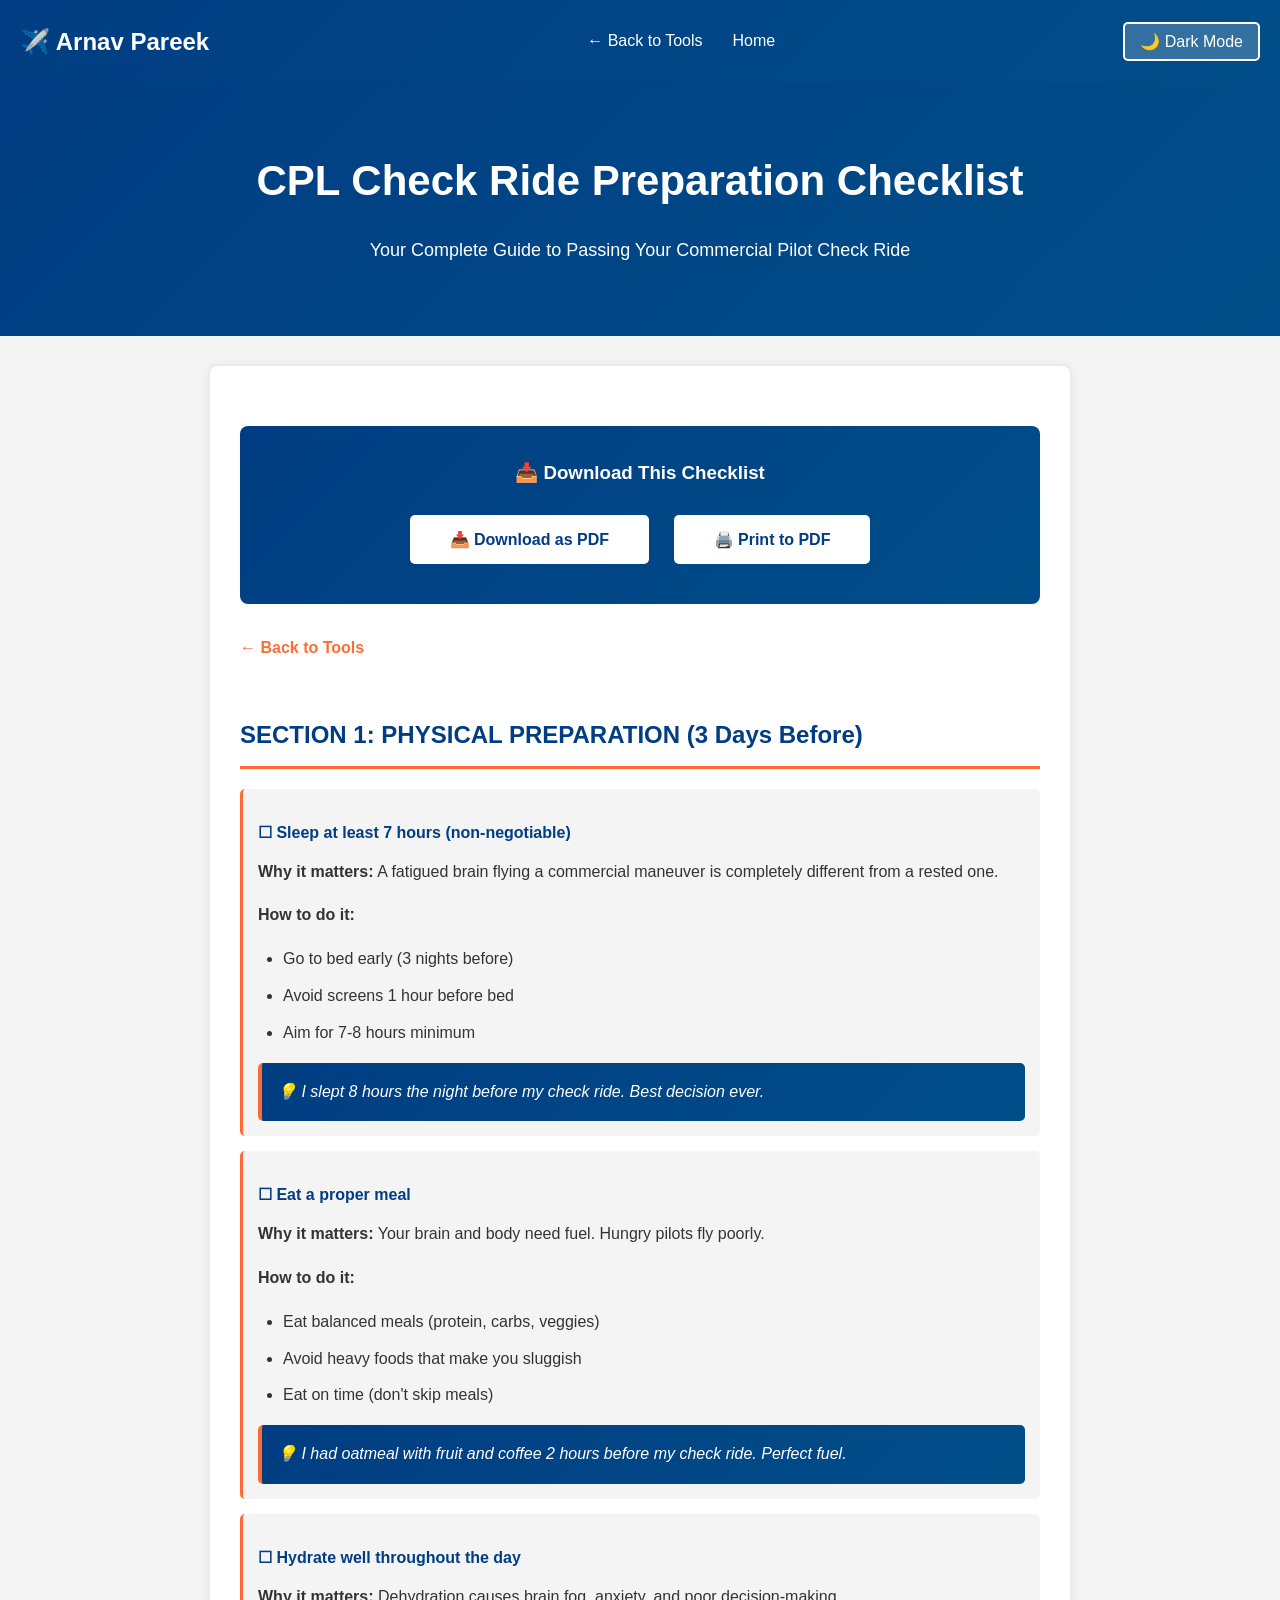
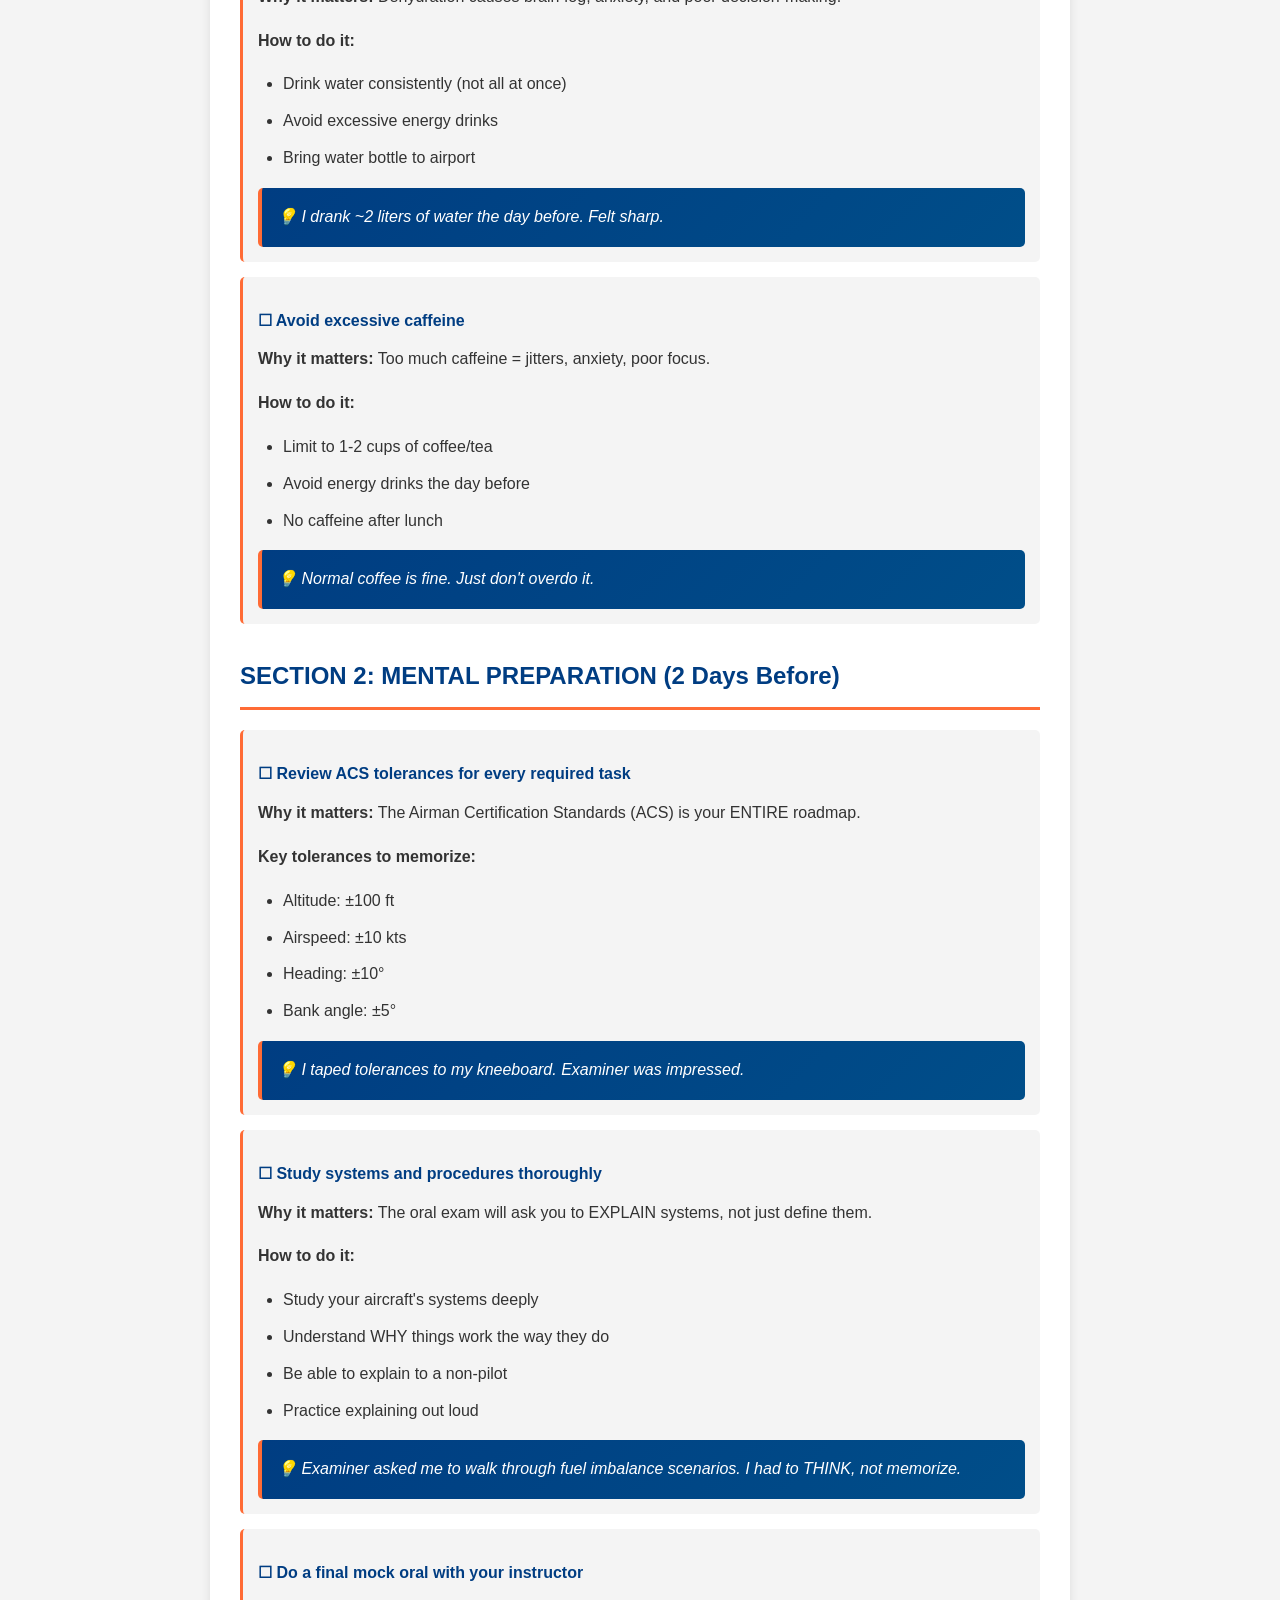
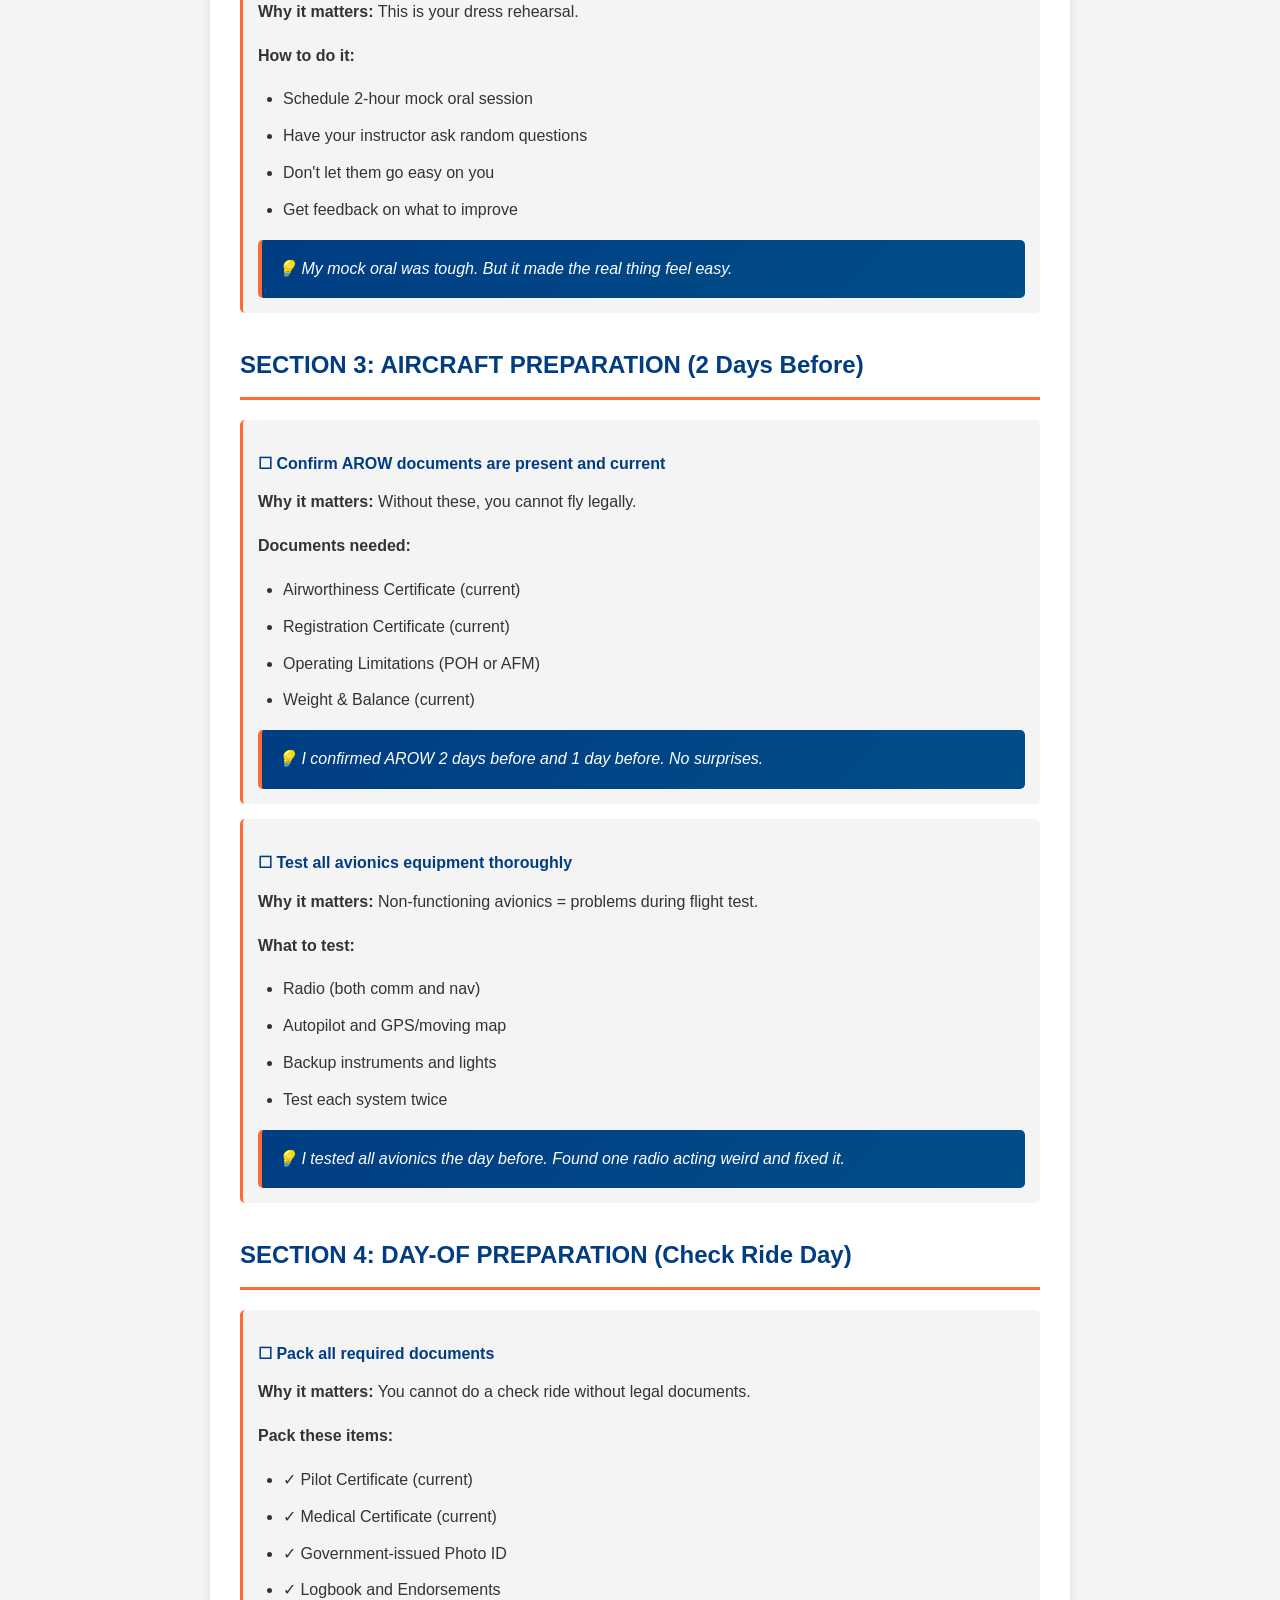
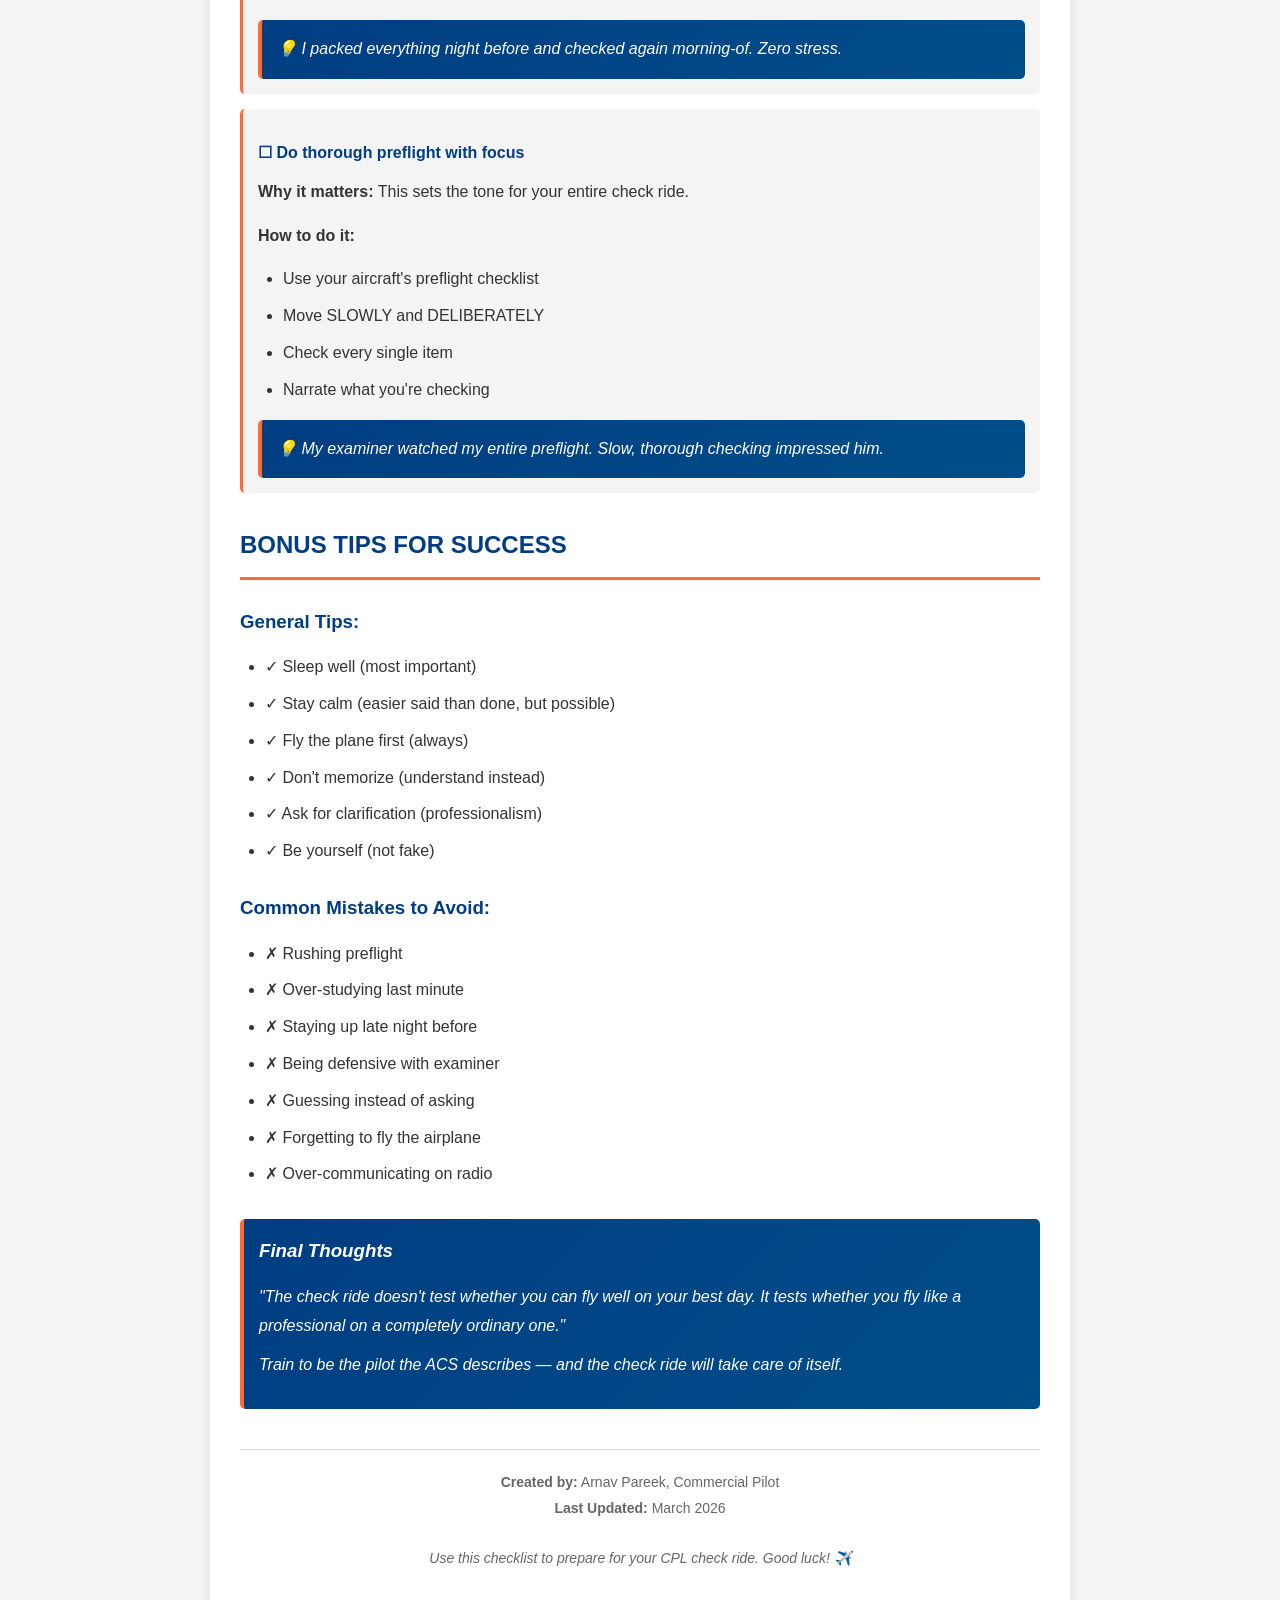
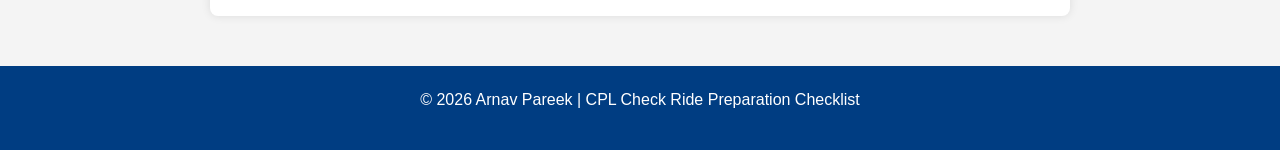
<file: cpl-checklist.html>
<!DOCTYPE html>
<html lang="en">
<head>
    <meta charset="UTF-8">
    <meta name="viewport" content="width=device-width, initial-scale=1.0">
    <title>CPL Check Ride Preparation Checklist - Arnav Pareek</title>
    <style>
        :root {
            --bg-color: #f4f4f4;
            --text-color: #333;
            --header-bg: linear-gradient(135deg, #003d82, #004e89);
            --accent-color: #ff6b35;
            --card-bg: white;
        }

        html.dark-mode {
            --bg-color: #1a1a1a;
            --text-color: #e0e0e0;
            --header-bg: linear-gradient(135deg, #001a4d, #002966);
            --accent-color: #ff8c42;
            --card-bg: #2a2a2a;
        }

        html { scroll-behavior: smooth; }
        * { margin: 0; padding: 0; box-sizing: border-box; }
        
        body { 
            font-family: Arial, sans-serif; 
            line-height: 1.8; 
            color: var(--text-color); 
            background: var(--bg-color);
            transition: background 0.3s, color 0.3s;
        }

        header { 
            background: var(--header-bg); 
            color: white; 
            padding: 20px; 
            position: sticky; 
            top: 0; 
            z-index: 100;
            display: flex;
            justify-content: space-between;
            align-items: center;
        }

        nav { 
            display: flex; 
            gap: 30px;
        }

        nav a { 
            color: white; 
            text-decoration: none; 
            transition: 0.3s; 
        }

        nav a:hover { 
            color: var(--accent-color); 
        }

        .logo { 
            font-size: 24px; 
            font-weight: bold;
            margin-right: 30px;
        }

        .dark-mode-toggle {
            background: rgba(255,255,255,0.2);
            border: 2px solid white;
            color: white;
            padding: 8px 15px;
            border-radius: 5px;
            cursor: pointer;
            font-size: 16px;
            transition: 0.3s;
        }

        .dark-mode-toggle:hover {
            background: var(--accent-color);
        }

        .container { 
            max-width: 900px; 
            margin: 0 auto; 
            padding: 0 20px; 
        }

        .hero { 
            background: var(--header-bg); 
            color: white; 
            padding: 60px 0; 
            text-align: center; 
        }

        .hero h1 { 
            font-size: 42px; 
            margin-bottom: 15px; 
        }

        .hero p { 
            font-size: 18px; 
            margin-bottom: 10px; 
        }

        section { 
            background: var(--card-bg); 
            margin: 30px 0; 
            padding: 30px; 
            border-radius: 8px; 
            box-shadow: 0 0 10px rgba(0,0,0,0.1);
        }

        h2 { 
            color: #003d82; 
            border-bottom: 3px solid var(--accent-color); 
            padding-bottom: 10px; 
            margin-bottom: 20px; 
            margin-top: 30px;
        }

        h2:first-child {
            margin-top: 0;
        }

        h3 {
            color: #003d82;
            margin-top: 25px;
            margin-bottom: 15px;
        }

        h4 {
            color: #003d82;
            margin-top: 15px;
            margin-bottom: 10px;
        }

        p { 
            margin-bottom: 15px; 
        }

        ul {
            margin: 15px 0;
            margin-left: 25px;
        }

        li{
            margin: 8px 0;
        }

        .tip-box {
            background: linear-gradient(135deg, #003d82, #004e89);
            color: white;
            padding: 15px;
            border-radius: 5px;
            margin-top: 10px;
            font-style: italic;
            border-left: 4px solid var(--accent-color);
        }

        .download-section {
            background: linear-gradient(135deg, #003d82, #004e89);
            color: white;
            padding: 30px;
            border-radius: 8px;
            text-align: center;
            margin: 30px 0;
        }

        .download-btn {
            background: white;
            color: #003d82;
            padding: 15px 40px;
            border-radius: 5px;
            font-size: 16px;
            font-weight: bold;
            display: inline-block;
            margin: 10px;
            transition: 0.3s;
            border: none;
            cursor: pointer;
        }

        .download-btn:hover {
            background: var(--accent-color);
            color: white;
            transform: translateY(-2px);
        }

        .print-btn {
            background: white;
            color: #003d82;
            padding: 15px 40px;
            border-radius: 5px;
            font-size: 16px;
            font-weight: bold;
            display: inline-block;
            margin: 10px;
            transition: 0.3s;
            border: none;
            cursor: pointer;
        }

        .print-btn:hover {
            background: #f0f0f0;
        }

        footer { 
            background: #003d82; 
            color: white; 
            text-align: center; 
            padding: 20px; 
            margin-top: 50px;
        }

        .back-link {
            display: inline-block;
            margin-bottom: 20px;
            color: var(--accent-color);
            text-decoration: none;
            font-weight: bold;
        }

        .back-link:hover {
            text-decoration: underline;
        }

        .checklist-item {
            background: var(--bg-color);
            padding: 15px;
            margin: 15px 0;
            border-radius: 5px;
            border-left: 3px solid var(--accent-color);
        }

        /* MODAL STYLES */
        .modal {
            display: none;
            position: fixed;
            z-index: 1000;
            left: 0;
            top: 0;
            width: 100%;
            height: 100%;
            background-color: rgba(0, 0, 0, 0.5);
            animation: fadeIn 0.3s;
        }

        .modal.show {
            display: flex;
            justify-content: center;
            align-items: center;
        }

        @keyframes fadeIn {
            from { opacity: 0; }
            to { opacity: 1; }
        }

        .modal-content {
            background-color: var(--card-bg);
            padding: 40px;
            border-radius: 10px;
            width: 90%;
            max-width: 500px;
            box-shadow: 0 4px 20px rgba(0, 0, 0, 0.3);
            animation: slideUp 0.3s;
        }

        @keyframes slideUp {
            from {
                transform: translateY(50px);
                opacity: 0;
            }
            to {
                transform: translateY(0);
                opacity: 1;
            }
        }

        .modal-header {
            margin-bottom: 20px;
            text-align: center;
        }

        .modal-header h2 {
            color: #003d82;
            margin: 0;
            border: none;
            padding-bottom: 0;
        }

        .modal-body {
            margin-bottom: 20px;
        }

        .modal-body p {
            color: var(--text-color);
            margin-bottom: 15px;
        }

        .form-group {
            margin-bottom: 15px;
        }

        .form-group label {
            display: block;
            margin-bottom: 8px;
            font-weight: bold;
            color: #003d82;
        }

        .form-group input {
            width: 100%;
            padding: 12px;
            border: 2px solid #ddd;
            border-radius: 5px;
            font-size: 16px;
            font-family: Arial, sans-serif;
            background: var(--bg-color);
            color: var(--text-color);
        }

        .form-group input:focus {
            outline: none;
            border-color: var(--accent-color);
            box-shadow: 0 0 5px var(--accent-color);
        }

        .modal-buttons {
            display: flex;
            gap: 10px;
            justify-content: center;
        }

        .modal-buttons button {
            flex: 1;
            padding: 12px;
            border: none;
            border-radius: 5px;
            font-size: 16px;
            font-weight: bold;
            cursor: pointer;
            transition: 0.3s;
        }

        .modal-buttons .submit-btn {
            background: var(--accent-color);
            color: white;
        }

        .modal-buttons .submit-btn:hover {
            background: #003d82;
        }

        .modal-buttons .cancel-btn {
            background: #999;
            color: white;
        }

        .modal-buttons .cancel-btn:hover {
            background: #666;
        }

        .success-message {
            display: none;
            text-align: center;
            color: #28a745;
            font-weight: bold;
            margin-top: 15px;
        }

        .success-message.show {
            display: block;
            animation: fadeIn 0.3s;
        }

        @media print {
            header, footer, .download-section, .back-link, .modal {
                display: none;
            }
            body {
                background: white;
                color: black;
            }
            section {
                background: white;
                page-break-inside: avoid;
            }
        }

        @media (max-width: 768px) {
            header {
                flex-direction: column;
                gap: 10px;
            }

            nav {
                flex-direction: column;
                gap: 10px;
                width: 100%;
            }

            nav a {
                font-size: 14px;
            }

            .modal-content {
                padding: 20px;
                width: 95%;
            }

            .download-btn, .print-btn {
                display: block;
                width: 100%;
                margin: 10px 0;
            }
        }
    </style>
</head>
<body>

<header>
    <div>
        <div class="logo">✈️ Arnav Pareek</div>
    </div>
    <nav>
        <a href="index.html#tools">← Back to Tools</a>
        <a href="index.html">Home</a>
    </nav>
    <button class="dark-mode-toggle" onclick="toggleDarkMode()">🌙 Dark Mode</button>
</header>

<div class="hero">
    <h1>CPL Check Ride Preparation Checklist</h1>
    <p>Your Complete Guide to Passing Your Commercial Pilot Check Ride</p>
</div>

<div class="container">
    
    <section>
        <div class="download-section">
            <h3 style="color: white; border: none; margin-top: 0;">📥 Download This Checklist</h3>
            <button class="download-btn" onclick="openEmailModal()">📥 Download as PDF</button>
            <button class="print-btn" onclick="window.print()">🖨️ Print to PDF</button>
        </div>

        <a href="index.html#tools" class="back-link">← Back to Tools</a>

        <h2>SECTION 1: PHYSICAL PREPARATION (3 Days Before)</h2>
        
        <div class="checklist-item">
            <h4>☐ Sleep at least 7 hours (non-negotiable)</h4>
            <p><strong>Why it matters:</strong> A fatigued brain flying a commercial maneuver is completely different from a rested one.</p>
            <strong>How to do it:</strong>
            <ul>
                <li>Go to bed early (3 nights before)</li>
                <li>Avoid screens 1 hour before bed</li>
                <li>Aim for 7-8 hours minimum</li>
            </ul>
            <div class="tip-box">💡 I slept 8 hours the night before my check ride. Best decision ever.</div>
        </div>

        <div class="checklist-item">
            <h4>☐ Eat a proper meal</h4>
            <p><strong>Why it matters:</strong> Your brain and body need fuel. Hungry pilots fly poorly.</p>
            <strong>How to do it:</strong>
            <ul>
                <li>Eat balanced meals (protein, carbs, veggies)</li>
                <li>Avoid heavy foods that make you sluggish</li>
                <li>Eat on time (don't skip meals)</li>
            </ul>
            <div class="tip-box">💡 I had oatmeal with fruit and coffee 2 hours before my check ride. Perfect fuel.</div>
        </div>

        <div class="checklist-item">
            <h4>☐ Hydrate well throughout the day</h4>
            <p><strong>Why it matters:</strong> Dehydration causes brain fog, anxiety, and poor decision-making.</p>
            <strong>How to do it:</strong>
            <ul>
                <li>Drink water consistently (not all at once)</li>
                <li>Avoid excessive energy drinks</li>
                <li>Bring water bottle to airport</li>
            </ul>
            <div class="tip-box">💡 I drank ~2 liters of water the day before. Felt sharp.</div>
        </div>

        <div class="checklist-item">
            <h4>☐ Avoid excessive caffeine</h4>
            <p><strong>Why it matters:</strong> Too much caffeine = jitters, anxiety, poor focus.</p>
            <strong>How to do it:</strong>
            <ul>
                <li>Limit to 1-2 cups of coffee/tea</li>
                <li>Avoid energy drinks the day before</li>
                <li>No caffeine after lunch</li>
            </ul>
            <div class="tip-box">💡 Normal coffee is fine. Just don't overdo it.</div>
        </div>

        <h2>SECTION 2: MENTAL PREPARATION (2 Days Before)</h2>
        
        <div class="checklist-item">
            <h4>☐ Review ACS tolerances for every required task</h4>
            <p><strong>Why it matters:</strong> The Airman Certification Standards (ACS) is your ENTIRE roadmap.</p>
            <strong>Key tolerances to memorize:</strong>
            <ul>
                <li>Altitude: ±100 ft</li>
                <li>Airspeed: ±10 kts</li>
                <li>Heading: ±10°</li>
                <li>Bank angle: ±5°</li>
            </ul>
            <div class="tip-box">💡 I taped tolerances to my kneeboard. Examiner was impressed.</div>
        </div>

        <div class="checklist-item">
            <h4>☐ Study systems and procedures thoroughly</h4>
            <p><strong>Why it matters:</strong> The oral exam will ask you to EXPLAIN systems, not just define them.</p>
            <strong>How to do it:</strong>
            <ul>
                <li>Study your aircraft's systems deeply</li>
                <li>Understand WHY things work the way they do</li>
                <li>Be able to explain to a non-pilot</li>
                <li>Practice explaining out loud</li>
            </ul>
            <div class="tip-box">💡 Examiner asked me to walk through fuel imbalance scenarios. I had to THINK, not memorize.</div>
        </div>

        <div class="checklist-item">
            <h4>☐ Do a final mock oral with your instructor</h4>
            <p><strong>Why it matters:</strong> This is your dress rehearsal.</p>
            <strong>How to do it:</strong>
            <ul>
                <li>Schedule 2-hour mock oral session</li>
                <li>Have your instructor ask random questions</li>
                <li>Don't let them go easy on you</li>
                <li>Get feedback on what to improve</li>
            </ul>
            <div class="tip-box">💡 My mock oral was tough. But it made the real thing feel easy.</div>
        </div>

        <h2>SECTION 3: AIRCRAFT PREPARATION (2 Days Before)</h2>
        
        <div class="checklist-item">
            <h4>☐ Confirm AROW documents are present and current</h4>
            <p><strong>Why it matters:</strong> Without these, you cannot fly legally.</p>
            <strong>Documents needed:</strong>
            <ul>
                <li>Airworthiness Certificate (current)</li>
                <li>Registration Certificate (current)</li>
                <li>Operating Limitations (POH or AFM)</li>
                <li>Weight & Balance (current)</li>
            </ul>
            <div class="tip-box">💡 I confirmed AROW 2 days before and 1 day before. No surprises.</div>
        </div>

        <div class="checklist-item">
            <h4>☐ Test all avionics equipment thoroughly</h4>
            <p><strong>Why it matters:</strong> Non-functioning avionics = problems during flight test.</p>
            <strong>What to test:</strong>
            <ul>
                <li>Radio (both comm and nav)</li>
                <li>Autopilot and GPS/moving map</li>
                <li>Backup instruments and lights</li>
                <li>Test each system twice</li>
            </ul>
            <div class="tip-box">💡 I tested all avionics the day before. Found one radio acting weird and fixed it.</div>
        </div>

        <h2>SECTION 4: DAY-OF PREPARATION (Check Ride Day)</h2>
        
        <div class="checklist-item">
            <h4>☐ Pack all required documents</h4>
            <p><strong>Why it matters:</strong> You cannot do a check ride without legal documents.</p>
            <strong>Pack these items:</strong>
            <ul>
                <li>✓ Pilot Certificate (current)</li>
                <li>✓ Medical Certificate (current)</li>
                <li>✓ Government-issued Photo ID</li>
                <li>✓ Logbook and Endorsements</li>
            </ul>
            <div class="tip-box">💡 I packed everything night before and checked again morning-of. Zero stress.</div>
        </div>

        <div class="checklist-item">
            <h4>☐ Do thorough preflight with focus</h4>
            <p><strong>Why it matters:</strong> This sets the tone for your entire check ride.</p>
            <strong>How to do it:</strong>
            <ul>
                <li>Use your aircraft's preflight checklist</li>
                <li>Move SLOWLY and DELIBERATELY</li>
                <li>Check every single item</li>
                <li>Narrate what you're checking</li>
            </ul>
            <div class="tip-box">💡 My examiner watched my entire preflight. Slow, thorough checking impressed him.</div>
        </div>

        <h2>BONUS TIPS FOR SUCCESS</h2>
        
        <h3>General Tips:</h3>
        <ul>
            <li>✓ Sleep well (most important)</li>
            <li>✓ Stay calm (easier said than done, but possible)</li>
            <li>✓ Fly the plane first (always)</li>
            <li>✓ Don't memorize (understand instead)</li>
            <li>✓ Ask for clarification (professionalism)</li>
            <li>✓ Be yourself (not fake)</li>
        </ul>

        <h3>Common Mistakes to Avoid:</h3>
        <ul>
            <li>✗ Rushing preflight</li>
            <li>✗ Over-studying last minute</li>
            <li>✗ Staying up late night before</li>
            <li>✗ Being defensive with examiner</li>
            <li>✗ Guessing instead of asking</li>
            <li>✗ Forgetting to fly the airplane</li>
            <li>✗ Over-communicating on radio</li>
        </ul>

        <div class="tip-box" style="margin-top: 30px; border-left: 4px solid var(--accent-color);">
            <h3 style="color: white; border: none; margin-top: 0;">Final Thoughts</h3>
            <p style="color: white; margin: 0;">
                "The check ride doesn't test whether you can fly well on your best day. It tests whether you fly like a professional on a completely ordinary one."
            </p>
            <p style="color: white; margin-top: 10px;">
                Train to be the pilot the ACS describes — and the check ride will take care of itself.
            </p>
        </div>

        <p style="margin-top: 40px; text-align: center; color: #666; font-size: 14px; border-top: 1px solid #ddd; padding-top: 20px;">
            <strong>Created by:</strong> Arnav Pareek, Commercial Pilot<br>
            <strong>Last Updated:</strong> March 2026<br><br>
            <em>Use this checklist to prepare for your CPL check ride. Good luck! ✈️</em>
        </p>
    </section>

</div>

<!-- EMAIL CAPTURE MODAL -->
<div id="emailModal" class="modal">
    <div class="modal-content">
        <div class="modal-header">
            <h2>📥 Get Your Checklist</h2>
        </div>
        <div class="modal-body">
            <p>Enter your email to download the CPL Check Ride Preparation Checklist as PDF!</p>
            <form id="emailForm" onsubmit="submitEmail(event)">
                <div class="form-group">
                    <label for="emailInput">Email Address *</label>
                    <input type="email" id="emailInput" name="email" required placeholder="your@email.com">
                </div>
                <div class="modal-buttons">
                    <button type="submit" class="submit-btn">Download PDF</button>
                    <button type="button" class="cancel-btn" onclick="closeEmailModal()">Cancel</button>
                </div>
                <div class="success-message" id="successMessage">
                    ✅ Email submitted! Downloading your PDF...
                </div>
            </form>
        </div>
    </div>
</div>

<footer>
    <p>&copy; 2026 Arnav Pareek | CPL Check Ride Preparation Checklist</p>
</footer>

<script>
    function toggleDarkMode() {
        const html = document.documentElement;
        html.classList.toggle('dark-mode');
        
        if (html.classList.contains('dark-mode')) {
            localStorage.setItem('darkMode', 'true');
        } else {
            localStorage.setItem('darkMode', 'false');
        }
    }

    function openEmailModal() {
        document.getElementById('emailModal').classList.add('show');
    }

    function closeEmailModal() {
        document.getElementById('emailModal').classList.remove('show');
        document.getElementById('emailForm').reset();
        document.getElementById('successMessage').classList.remove('show');
    }

    function submitEmail(event) {
        event.preventDefault();
        
        const email = document.getElementById('emailInput').value;
        const formURL = 'https://docs.google.com/forms/d/e/1FAIpQLSd0y44x4vV8jsWjV0FjGS5p6auaFe1ruugGJxTrADoDSOa2Fw/formResponse';
        const formData = new FormData();
        
        // Google Form field ID for email (entry.725447602)
        formData.append('entry.725447602', email);
        
        // Submit to Google Forms
        fetch(formURL, {
            method: 'POST',
            body: formData,
            mode: 'no-cors'
        }).then(() => {
            // Show success message
            document.getElementById('successMessage').classList.add('show');
            
            // Download PDF after 1 second
            setTimeout(() => {
                downloadPDF();
                closeEmailModal();
            }, 1000);
        }).catch(error => {
            console.log('Form submitted (cross-origin limitation)');
            // Still download PDF even if there's a CORS error
            setTimeout(() => {
                downloadPDF();
                closeEmailModal();
            }, 1000);
        });
    }

    function downloadPDF() {
        // Create a link to download the PDF
        const pdfUrl = 'cpl-checklist.pdf'; // Your PDF file name
        const link = document.createElement('a');
        link.href = pdfUrl;
        link.download = 'CPL-Check-Ride-Preparation-Checklist.pdf';
        document.body.appendChild(link);
        link.click();
        document.body.removeChild(link);
    }

    window.addEventListener('load', () => {
        // Load dark mode preference
        const darkMode = localStorage.getItem('darkMode');
        if (darkMode === 'true') {
            document.documentElement.classList.add('dark-mode');
        }
    });

    // Close modal when clicking outside
    window.addEventListener('click', (event) => {
        const modal = document.getElementById('emailModal');
        if (event.target === modal) {
            closeEmailModal();
        }
    });
</script>

</body>
</html>
</file>
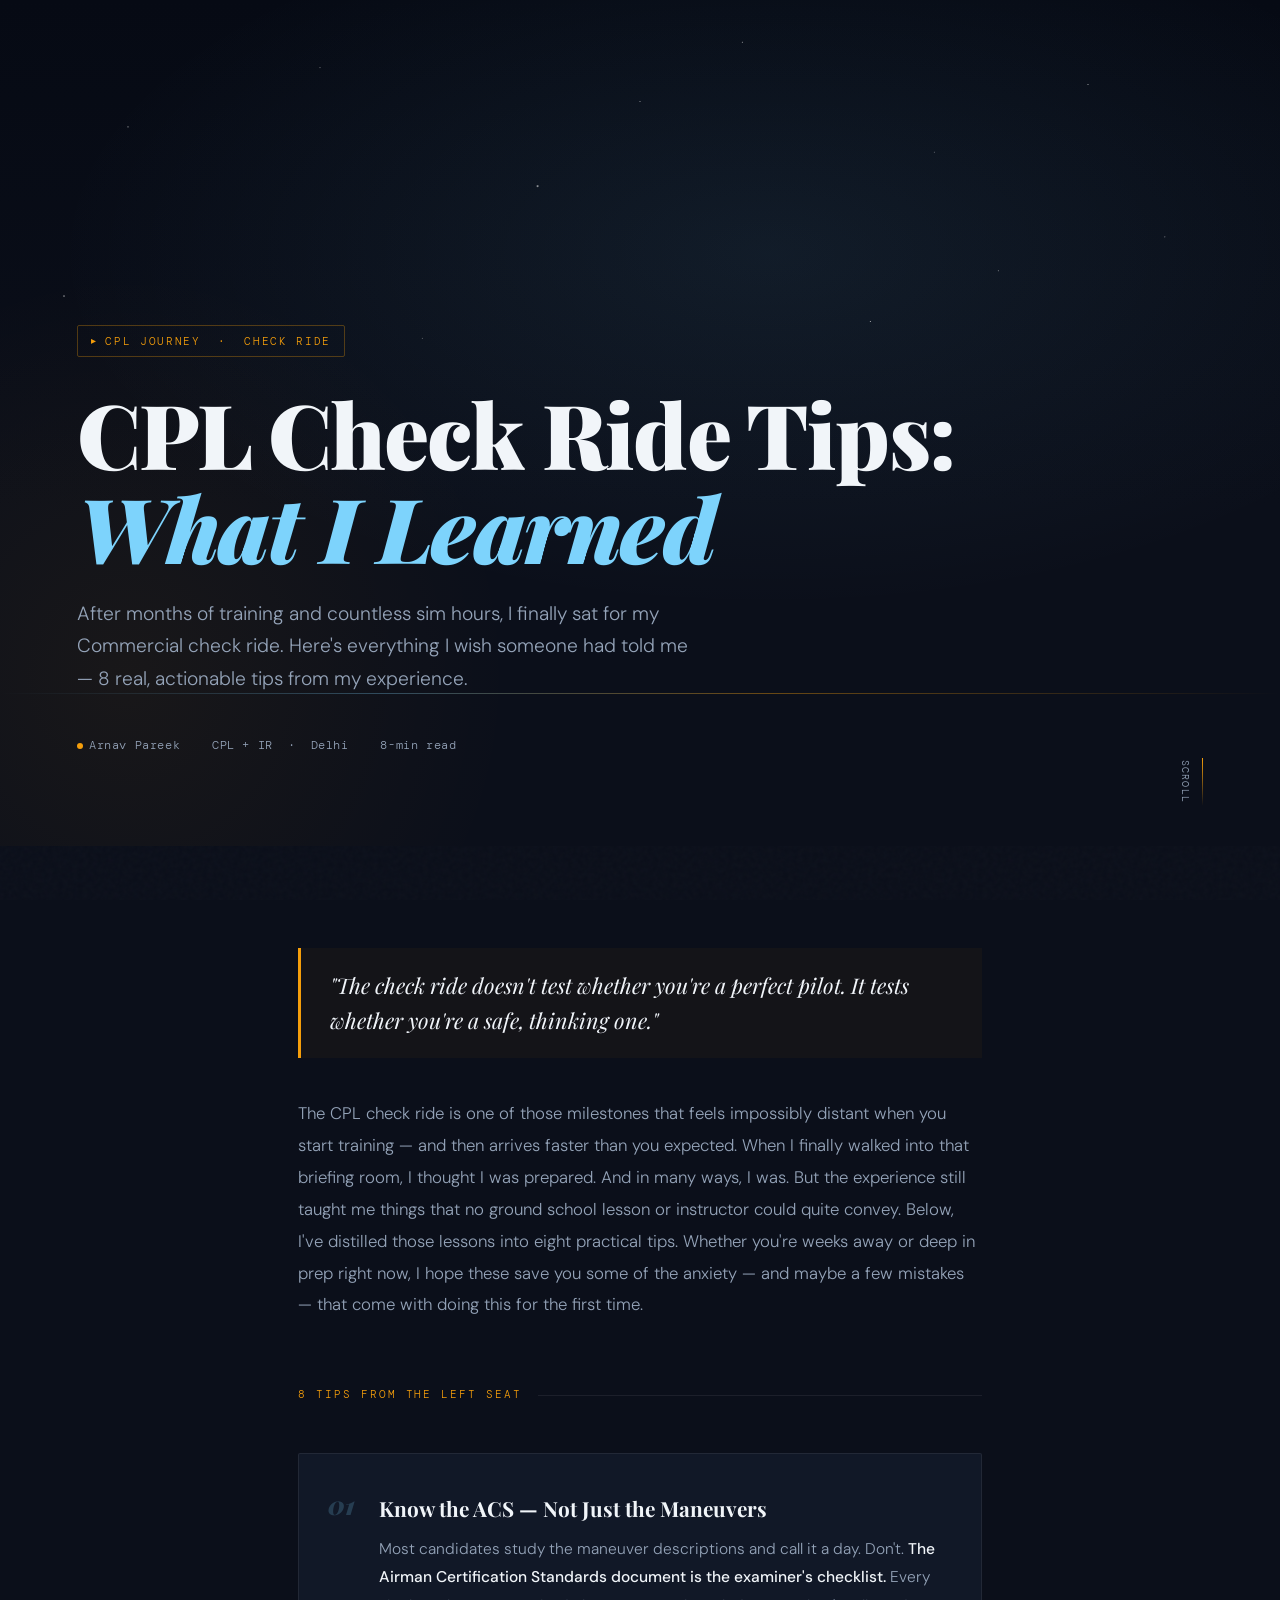
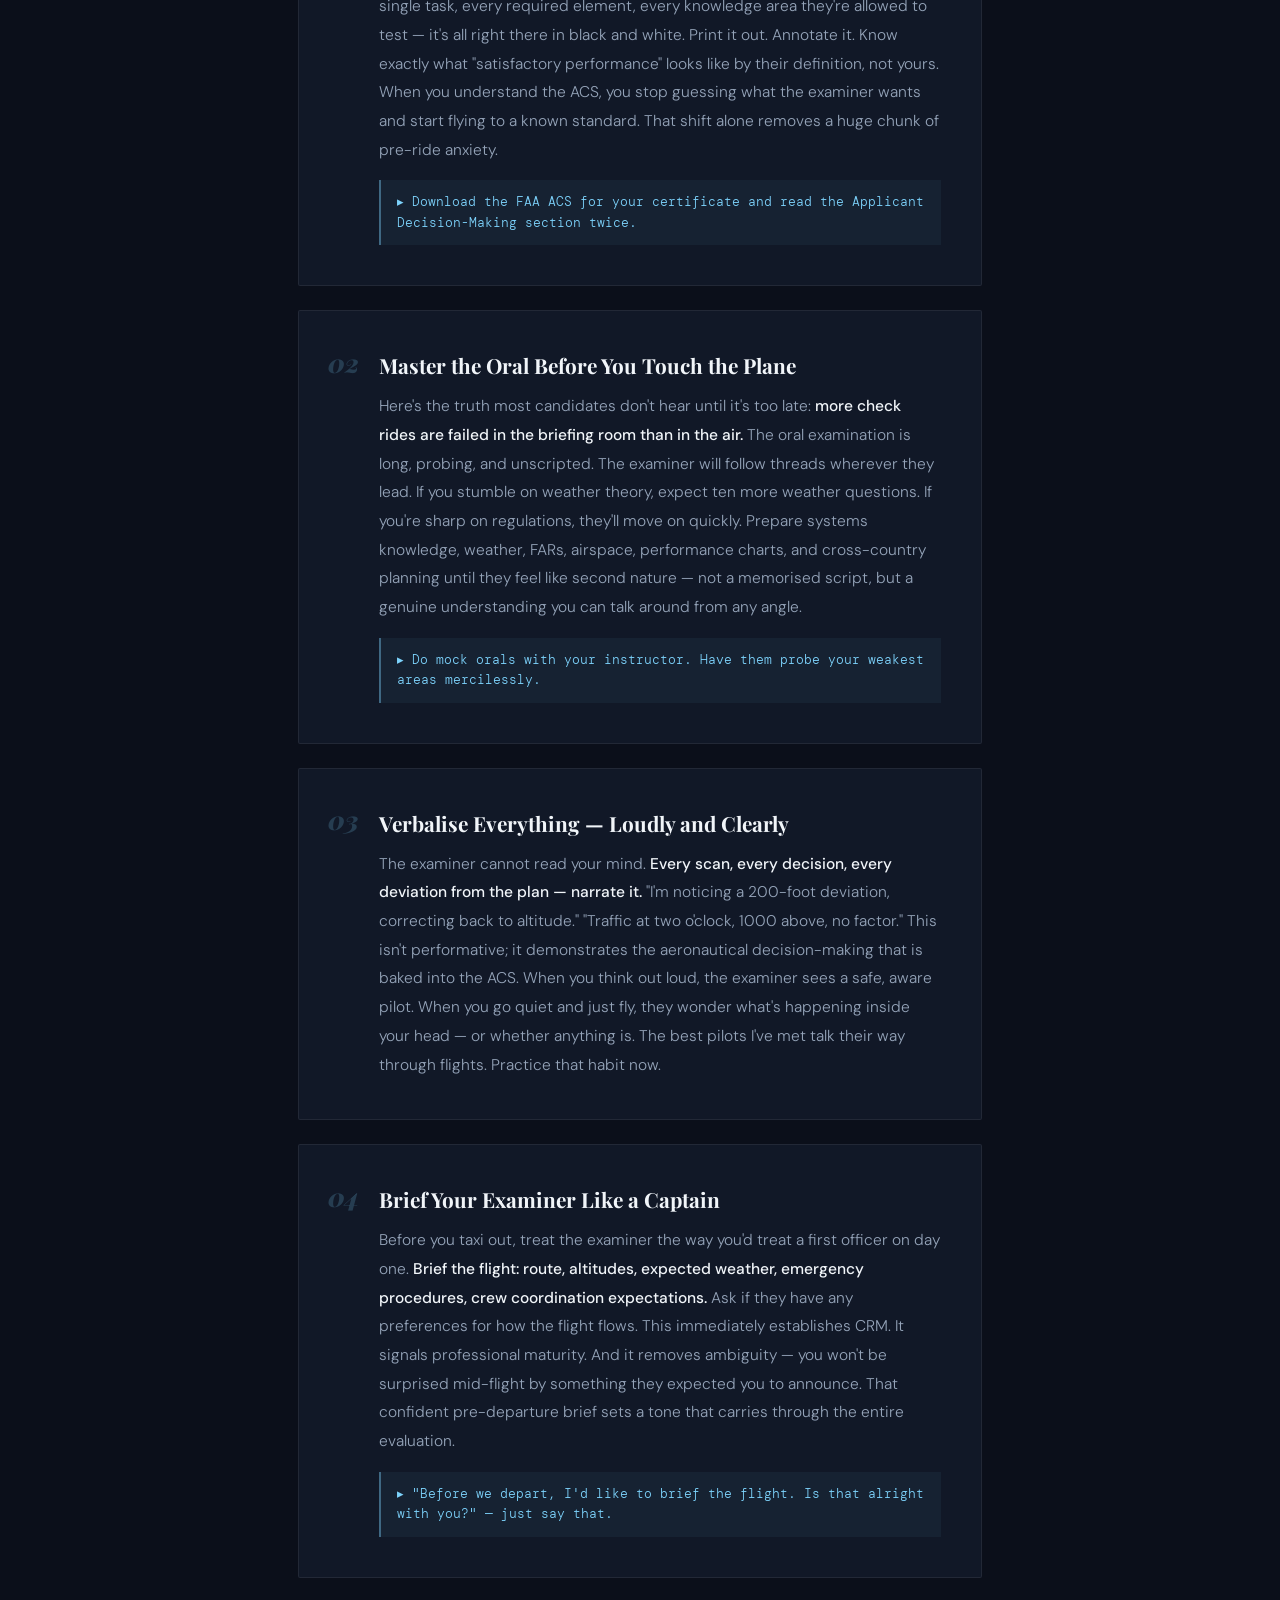
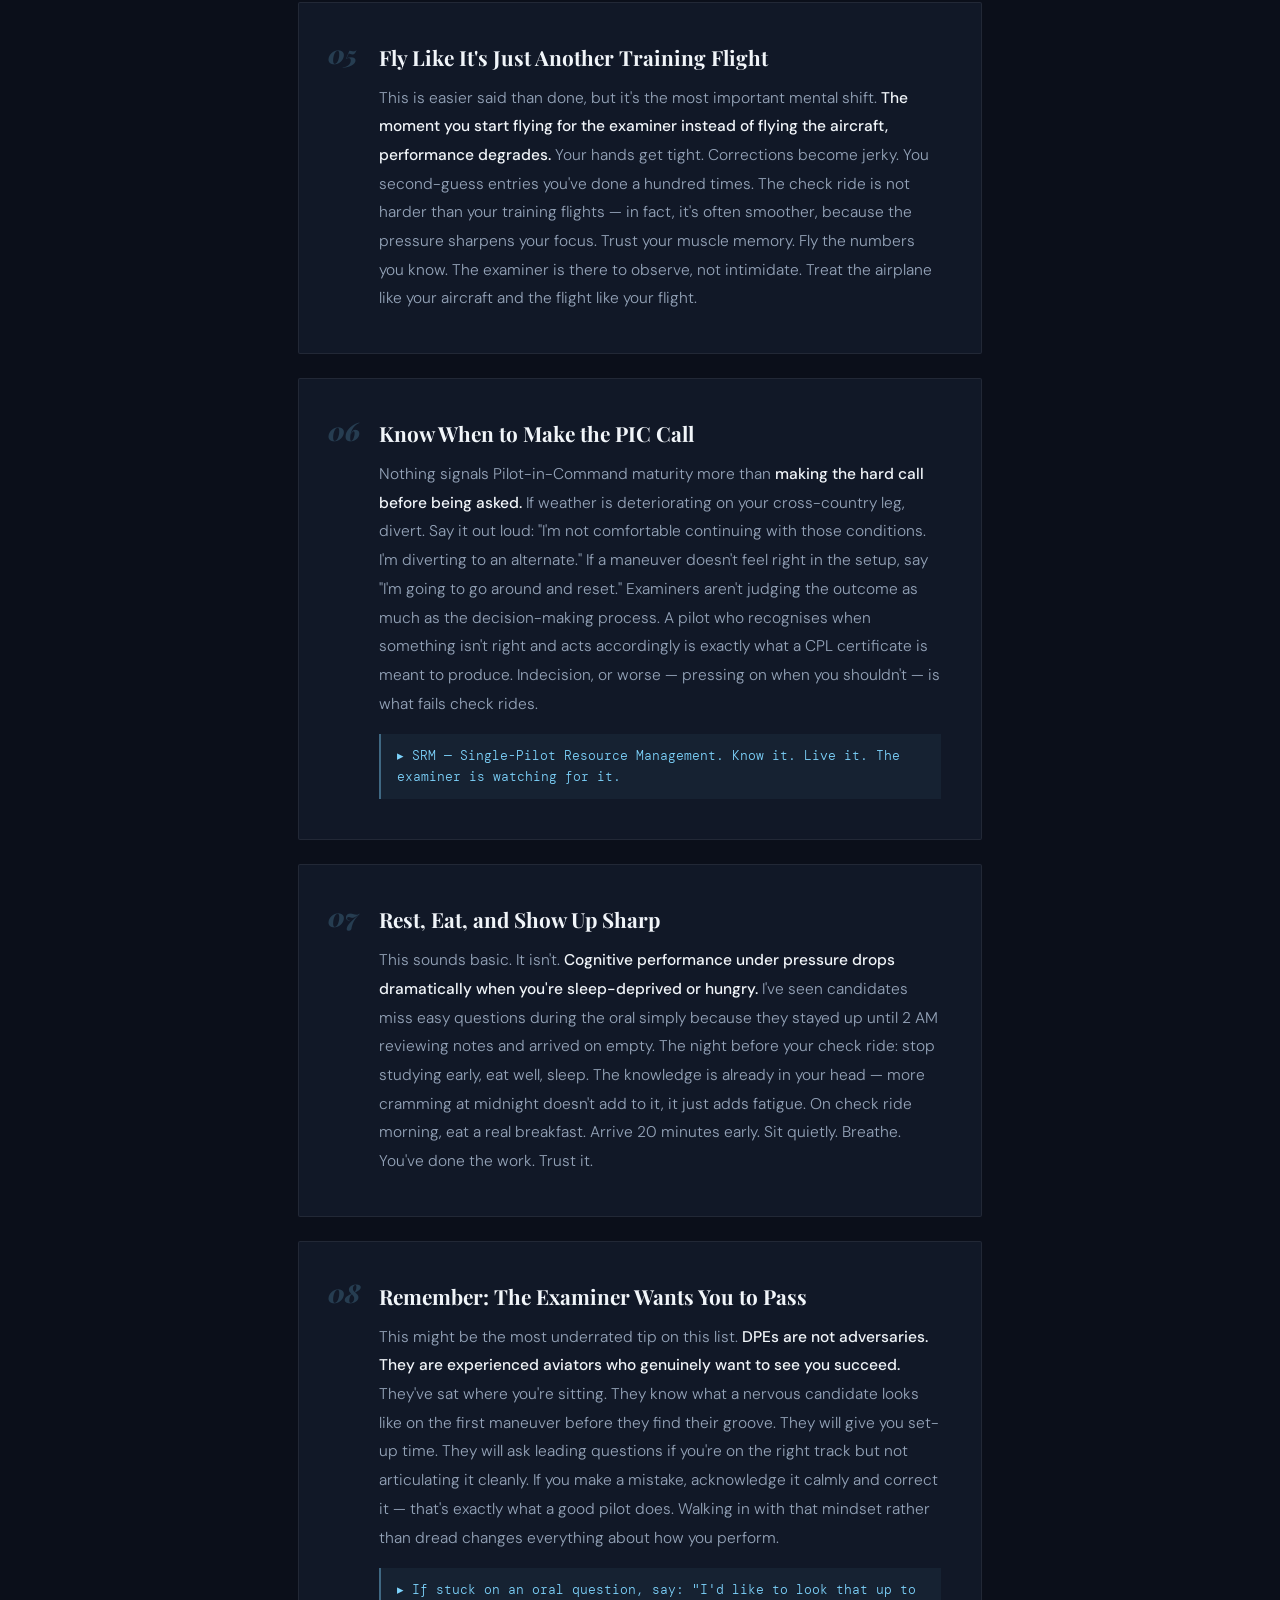
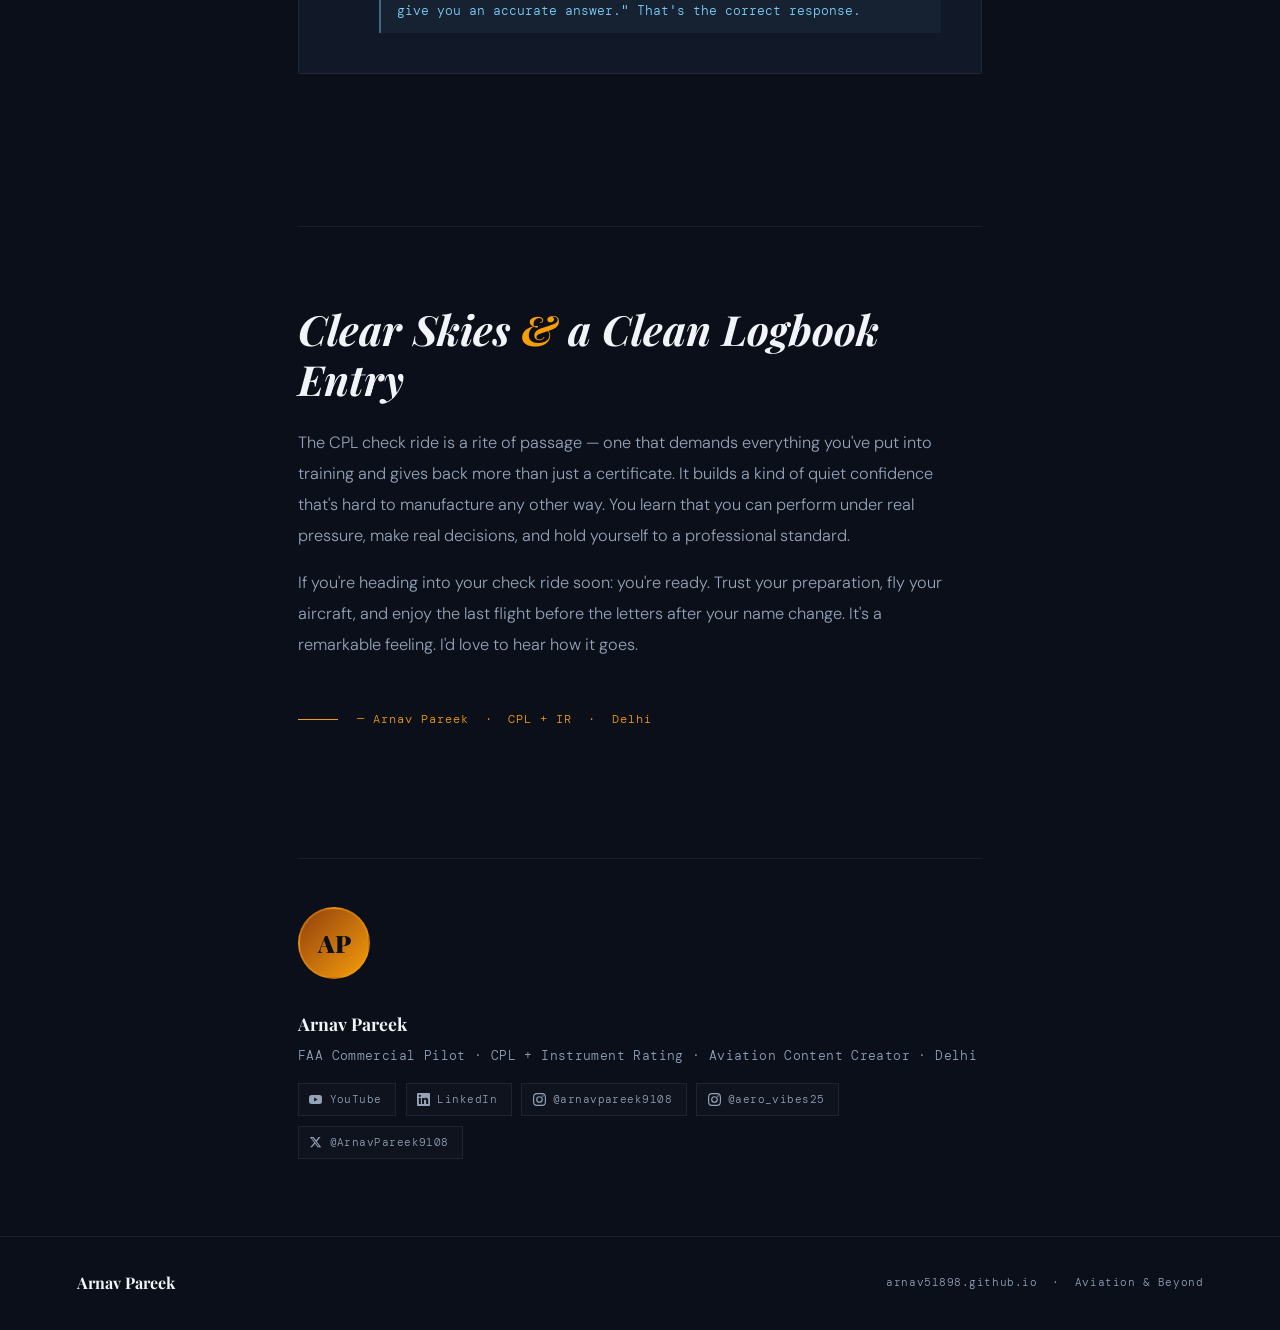
<file: cpl-checkride-tips.html>
<!DOCTYPE html>
<html lang="en">
<head>
  <meta charset="UTF-8" />
  <meta name="viewport" content="width=device-width, initial-scale=1.0"/>
  <title>CPL Check Ride Tips: What I Learned | Arnav Pareek</title>
  <meta name="description" content="After months of training and countless sim hours, I finally sat for my Commercial check ride. Here are 8 real, actionable tips from my experience."/>
  <link rel="preconnect" href="https://fonts.googleapis.com"/>
  <link href="https://fonts.googleapis.com/css2?family=Playfair+Display:ital,wght@0,700;0,900;1,700&family=DM+Sans:wght@300;400;500&family=DM+Mono:wght@400;500&display=swap" rel="stylesheet"/>
  <style>
    *, *::before, *::after { box-sizing: border-box; margin: 0; padding: 0; }

    :root {
      --bg:        #0b0f1a;
      --surface:   #111827;
      --border:    rgba(255,255,255,0.07);
      --amber:     #f59e0b;
      --sky:       #7dd3fc;
      --white:     #f1f5f9;
      --muted:     #94a3b8;
    }

    html { scroll-behavior: smooth; }

    body {
      background: var(--bg);
      color: var(--white);
      font-family: 'DM Sans', sans-serif;
      font-weight: 300;
      line-height: 1.8;
      min-height: 100vh;
      overflow-x: hidden;
    }

    body::before {
      content: '';
      position: fixed; inset: 0;
      background-image: url("data:image/svg+xml,%3Csvg viewBox='0 0 200 200' xmlns='http://www.w3.org/2000/svg'%3E%3Cfilter id='n'%3E%3CfeTurbulence type='fractalNoise' baseFrequency='0.9' numOctaves='4' stitchTiles='stitch'/%3E%3C/filter%3E%3Crect width='100%25' height='100%25' filter='url(%23n)' opacity='1'/%3E%3C/svg%3E");
      opacity: 0.025;
      pointer-events: none;
      z-index: 0;
    }

    /* HERO */
    .hero {
      position: relative;
      min-height: 94vh;
      display: flex;
      flex-direction: column;
      justify-content: flex-end;
      padding: 0 clamp(1.5rem, 6vw, 8rem) clamp(3rem, 7vw, 6rem);
      overflow: hidden;
    }

    .hero-bg {
      position: absolute; inset: 0;
      background:
        radial-gradient(ellipse 80% 60% at 60% 30%, rgba(125,211,252,0.08) 0%, transparent 70%),
        radial-gradient(ellipse 50% 80% at 10% 80%, rgba(245,158,11,0.06) 0%, transparent 60%),
        linear-gradient(180deg, #060a14 0%, #0b0f1a 60%, #0b0f1a 100%);
      z-index: 0;
    }

    .hero-bg::after {
      content: '';
      position: absolute;
      bottom: 18%; left: 0; right: 0;
      height: 1px;
      background: linear-gradient(90deg, transparent 0%, rgba(125,211,252,0.3) 30%, rgba(245,158,11,0.4) 60%, transparent 100%);
    }

    .stars {
      position: absolute; inset: 0; z-index: 0;
      background-image:
        radial-gradient(1px 1px at 10% 15%, rgba(255,255,255,0.6) 0%, transparent 100%),
        radial-gradient(1px 1px at 25% 8%,  rgba(255,255,255,0.4) 0%, transparent 100%),
        radial-gradient(1.5px 1.5px at 42% 22%, rgba(255,255,255,0.7) 0%, transparent 100%),
        radial-gradient(1px 1px at 58% 5%,  rgba(255,255,255,0.5) 0%, transparent 100%),
        radial-gradient(1px 1px at 73% 18%, rgba(255,255,255,0.3) 0%, transparent 100%),
        radial-gradient(1px 1px at 85% 10%, rgba(255,255,255,0.6) 0%, transparent 100%),
        radial-gradient(1px 1px at 91% 28%, rgba(255,255,255,0.4) 0%, transparent 100%),
        radial-gradient(1.5px 1.5px at 5%  35%, rgba(255,255,255,0.5) 0%, transparent 100%),
        radial-gradient(1px 1px at 33% 40%, rgba(255,255,255,0.3) 0%, transparent 100%),
        radial-gradient(1px 1px at 68% 38%, rgba(255,255,255,0.6) 0%, transparent 100%),
        radial-gradient(1px 1px at 50% 12%, rgba(255,255,255,0.5) 0%, transparent 100%),
        radial-gradient(1px 1px at 78% 32%, rgba(255,255,255,0.4) 0%, transparent 100%);
    }

    .hero-content { position: relative; z-index: 2; max-width: 900px; }

    .hero-tag {
      display: inline-flex; align-items: center; gap: 0.5rem;
      font-family: 'DM Mono', monospace; font-size: 0.7rem;
      letter-spacing: 0.15em; text-transform: uppercase;
      color: var(--amber); border: 1px solid rgba(245,158,11,0.3);
      padding: 0.3rem 0.8rem; border-radius: 2px; margin-bottom: 1.8rem;
      animation: fadeUp 0.8s ease both;
    }

    .hero-tag::before { content: '▸'; font-size: 0.6rem; }

    .hero-title {
      font-family: 'Playfair Display', serif;
      font-size: clamp(2.8rem, 7vw, 6rem);
      font-weight: 900; line-height: 1.05; letter-spacing: -0.02em;
      margin-bottom: 1.5rem; animation: fadeUp 0.8s 0.1s ease both;
    }

    .hero-title em { font-style: italic; color: var(--sky); }

    .hero-sub {
      font-size: clamp(1rem, 2vw, 1.2rem); color: var(--muted);
      max-width: 620px; line-height: 1.7; margin-bottom: 2.5rem;
      animation: fadeUp 0.8s 0.2s ease both;
    }

    .hero-meta {
      display: flex; align-items: center; gap: 2rem;
      font-family: 'DM Mono', monospace; font-size: 0.72rem;
      color: var(--muted); letter-spacing: 0.05em;
      animation: fadeUp 0.8s 0.3s ease both; flex-wrap: wrap;
    }

    .hero-meta span { display: flex; align-items: center; gap: 0.4rem; }
    .author-dot { width: 6px; height: 6px; border-radius: 50%; background: var(--amber); display: inline-block; }

    .scroll-hint {
      position: absolute; bottom: 2.5rem; right: clamp(1.5rem, 6vw, 8rem);
      z-index: 2; display: flex; flex-direction: column;
      align-items: center; gap: 0.5rem;
      font-family: 'DM Mono', monospace; font-size: 0.6rem;
      letter-spacing: 0.12em; color: var(--muted); text-transform: uppercase;
      writing-mode: vertical-lr; animation: fadeIn 1s 0.8s ease both;
    }

    .scroll-hint::after {
      content: ''; width: 1px; height: 3rem;
      background: linear-gradient(to bottom, var(--amber), transparent);
      animation: scrollPulse 2s ease infinite;
    }

    /* LAYOUT */
    .container { max-width: 780px; margin: 0 auto; padding: 0 clamp(1.5rem, 6vw, 3rem); }

    /* INTRO */
    .intro-section { padding: clamp(4rem, 8vw, 7rem) 0 clamp(3rem, 5vw, 5rem); position: relative; z-index: 1; }

    .intro-pullquote {
      border-left: 3px solid var(--amber); padding: 1.2rem 1.8rem;
      margin-bottom: 2.5rem; background: rgba(245,158,11,0.04);
    }

    .intro-pullquote p {
      font-family: 'Playfair Display', serif; font-style: italic;
      font-size: clamp(1.1rem, 2.2vw, 1.35rem); color: var(--white); line-height: 1.65;
    }

    .intro-text { font-size: 1.05rem; color: var(--muted); line-height: 1.9; }

    /* TIPS */
    .tips-section { padding-bottom: clamp(5rem, 10vw, 9rem); position: relative; z-index: 1; }

    .section-label {
      font-family: 'DM Mono', monospace; font-size: 0.68rem;
      letter-spacing: 0.18em; text-transform: uppercase; color: var(--amber);
      margin-bottom: 3rem; display: flex; align-items: center; gap: 1rem;
    }

    .section-label::after { content: ''; flex: 1; height: 1px; background: var(--border); }

    .tip-card {
      position: relative; padding: 2.5rem 2.5rem 2.5rem 5rem;
      margin-bottom: 1.5rem; background: var(--surface);
      border: 1px solid var(--border); border-radius: 2px;
      transition: border-color 0.3s ease, transform 0.3s ease;
      opacity: 0; transform: translateY(20px);
      animation: fadeUp 0.6s ease forwards;
    }

    .tip-card:nth-child(1)  { animation-delay: 0.05s; }
    .tip-card:nth-child(2)  { animation-delay: 0.12s; }
    .tip-card:nth-child(3)  { animation-delay: 0.19s; }
    .tip-card:nth-child(4)  { animation-delay: 0.26s; }
    .tip-card:nth-child(5)  { animation-delay: 0.33s; }
    .tip-card:nth-child(6)  { animation-delay: 0.40s; }
    .tip-card:nth-child(7)  { animation-delay: 0.47s; }
    .tip-card:nth-child(8)  { animation-delay: 0.54s; }

    .tip-card:hover { border-color: rgba(125,211,252,0.2); transform: translateY(-2px); }

    .tip-card::before {
      content: ''; position: absolute; left: 0; top: 0; bottom: 0; width: 3px;
      background: linear-gradient(180deg, var(--sky) 0%, transparent 100%);
      opacity: 0; transition: opacity 0.3s ease;
    }

    .tip-card:hover::before { opacity: 1; }

    .tip-number {
      position: absolute; left: 1.8rem; top: 2.4rem;
      font-family: 'Playfair Display', serif; font-size: 1.6rem;
      font-weight: 900; font-style: italic; color: rgba(125,211,252,0.2);
      line-height: 1; user-select: none; transition: color 0.3s ease;
    }

    .tip-card:hover .tip-number { color: rgba(125,211,252,0.5); }

    .tip-title {
      font-family: 'Playfair Display', serif;
      font-size: clamp(1.1rem, 2.2vw, 1.3rem);
      font-weight: 700; color: var(--white); margin-bottom: 0.8rem; line-height: 1.35;
    }

    .tip-body { font-size: 0.97rem; color: var(--muted); line-height: 1.85; }
    .tip-body strong { color: var(--white); font-weight: 500; }

    .tip-callout {
      margin-top: 1rem; padding: 0.75rem 1rem;
      background: rgba(125,211,252,0.05); border-left: 2px solid rgba(125,211,252,0.4);
      font-family: 'DM Mono', monospace; font-size: 0.8rem;
      color: var(--sky); line-height: 1.6;
    }

    /* CLOSING */
    .closing-section {
      padding: clamp(3rem, 6vw, 5rem) 0 clamp(5rem, 10vw, 8rem);
      border-top: 1px solid var(--border); position: relative; z-index: 1;
    }

    .closing-title {
      font-family: 'Playfair Display', serif;
      font-size: clamp(1.8rem, 4vw, 2.6rem);
      font-weight: 700; font-style: italic; margin-bottom: 1.5rem; line-height: 1.2;
    }

    .closing-title span { color: var(--amber); }

    .closing-text { font-size: 1.02rem; color: var(--muted); line-height: 1.9; max-width: 660px; }
    .closing-text + .closing-text { margin-top: 1rem; }

    .signature { margin-top: 3rem; display: flex; align-items: center; gap: 1.2rem; }
    .sig-line { width: 2.5rem; height: 1px; background: var(--amber); }
    .sig-text { font-family: 'DM Mono', monospace; font-size: 0.75rem; color: var(--amber); letter-spacing: 0.08em; }

    /* FOOTER */
    footer {
      border-top: 1px solid var(--border);
      padding: 2rem clamp(1.5rem, 6vw, 8rem);
      display: flex; align-items: center; justify-content: space-between;
      flex-wrap: wrap; gap: 1rem; position: relative; z-index: 1;
    }

    .footer-brand { font-family: 'Playfair Display', serif; font-size: 1rem; font-weight: 700; color: var(--white); }
    .footer-brand span { color: var(--sky); }
    .footer-copy { font-family: 'DM Mono', monospace; font-size: 0.68rem; color: var(--muted); letter-spacing: 0.05em; }

    /* AUTHOR CARD */
    .author-card {
      display: flex; align-items: center; gap: 1.8rem;
      padding: clamp(2rem, 5vw, 3rem) 0 clamp(3rem, 6vw, 5rem);
      border-top: 1px solid var(--border);
      position: relative; z-index: 1; flex-wrap: wrap;
    }
    .author-avatar {
      width: 72px; height: 72px; border-radius: 50%; flex-shrink: 0;
      background: linear-gradient(135deg, #92400e, #f59e0b);
      display: flex; align-items: center; justify-content: center;
      font-family: 'Playfair Display', serif; font-size: 1.5rem;
      font-weight: 900; color: #0b0f1a; border: 2px solid rgba(245,158,11,0.4);
    }
    .author-name {
      font-family: 'Playfair Display', serif; font-size: 1.1rem;
      font-weight: 700; color: var(--white); margin-bottom: 0.25rem;
    }
    .author-bio {
      font-size: 0.8rem; color: var(--muted); margin-bottom: 1rem;
      font-family: 'DM Mono', monospace; letter-spacing: 0.03em;
    }
    .author-socials { display: flex; flex-wrap: wrap; gap: 0.6rem; }
    .social-link {
      display: inline-flex; align-items: center; gap: 0.45rem;
      padding: 0.35rem 0.85rem 0.35rem 0.65rem;
      border: 1px solid var(--border); text-decoration: none;
      font-family: 'DM Mono', monospace; font-size: 0.7rem;
      letter-spacing: 0.04em; color: var(--muted);
      transition: all 0.2s ease; background: rgba(255,255,255,0.02);
    }
    .social-link svg { width: 13px; height: 13px; flex-shrink: 0; }
    .social-link:hover { color: var(--white); background: rgba(255,255,255,0.06); }
    .social-link.yt:hover  { border-color: #ff4444; color: #ff4444; }
    .social-link.li:hover  { border-color: #0a66c2; color: #60a5fa; }
    .social-link.ig:hover  { border-color: #e1306c; color: #f472b6; }
    .social-link.x:hover   { border-color: #888;    color: var(--white); }

    /* ANIMATIONS */
    @keyframes fadeUp {
      from { opacity: 0; transform: translateY(22px); }
      to   { opacity: 1; transform: translateY(0); }
    }
    @keyframes fadeIn { from { opacity: 0; } to { opacity: 1; } }
    @keyframes scrollPulse { 0%,100% { opacity: 0.3; } 50% { opacity: 1; } }

    @media (max-width: 600px) {
      .tip-card { padding: 2rem 1.5rem 2rem 4rem; }
      .tip-number { left: 1.2rem; }
      footer { flex-direction: column; gap: 0.5rem; }
    }
  </style>
</head>
<body>

  <header class="hero">
    <div class="hero-bg"></div>
    <div class="stars"></div>
    <div class="scroll-hint">scroll</div>
    <div class="hero-content">
      <div class="hero-tag">CPL Journey &nbsp;·&nbsp; Check Ride</div>
      <h1 class="hero-title">
        CPL Check Ride Tips:<br>
        <em>What I Learned</em>
      </h1>
      <p class="hero-sub">
        After months of training and countless sim hours, I finally sat for my Commercial check ride.
        Here's everything I wish someone had told me — 8 real, actionable tips from my experience.
      </p>
      <div class="hero-meta">
        <span><span class="author-dot"></span> Arnav Pareek</span>
        <span>CPL + IR &nbsp;·&nbsp; Delhi</span>
        <span>8-min read</span>
      </div>
    </div>
  </header>

  <main>
    <div class="container">
      <section class="intro-section">
        <div class="intro-pullquote">
          <p>"The check ride doesn't test whether you're a perfect pilot.
            It tests whether you're a safe, thinking one."</p>
        </div>
        <p class="intro-text">
          The CPL check ride is one of those milestones that feels impossibly distant when you start training — and
          then arrives faster than you expected. When I finally walked into that briefing room, I thought I was
          prepared. And in many ways, I was. But the experience still taught me things that no ground school lesson
          or instructor could quite convey. Below, I've distilled those lessons into eight practical tips. Whether
          you're weeks away or deep in prep right now, I hope these save you some of the anxiety — and maybe a few
          mistakes — that come with doing this for the first time.
        </p>
      </section>
    </div>

    <div class="container">
      <section class="tips-section">
        <div class="section-label">8 Tips from the Left Seat</div>

        <div class="tip-card">
          <div class="tip-number">01</div>
          <h2 class="tip-title">Know the ACS — Not Just the Maneuvers</h2>
          <p class="tip-body">
            Most candidates study the maneuver descriptions and call it a day. Don't. <strong>The Airman Certification
            Standards document is the examiner's checklist.</strong> Every single task, every required element,
            every knowledge area they're allowed to test — it's all right there in black and white. Print it out.
            Annotate it. Know exactly what "satisfactory performance" looks like by their definition, not yours.
            When you understand the ACS, you stop guessing what the examiner wants and start flying to a known
            standard. That shift alone removes a huge chunk of pre-ride anxiety.
          </p>
          <div class="tip-callout">
            ▸ Download the FAA ACS for your certificate and read the Applicant Decision-Making section twice.
          </div>
        </div>

        <div class="tip-card">
          <div class="tip-number">02</div>
          <h2 class="tip-title">Master the Oral Before You Touch the Plane</h2>
          <p class="tip-body">
            Here's the truth most candidates don't hear until it's too late: <strong>more check rides are
            failed in the briefing room than in the air.</strong> The oral examination is long, probing, and
            unscripted. The examiner will follow threads wherever they lead. If you stumble on weather theory,
            expect ten more weather questions. If you're sharp on regulations, they'll move on quickly.
            Prepare systems knowledge, weather, FARs, airspace, performance charts, and cross-country planning
            until they feel like second nature — not a memorised script, but a genuine understanding you can talk
            around from any angle.
          </p>
          <div class="tip-callout">
            ▸ Do mock orals with your instructor. Have them probe your weakest areas mercilessly.
          </div>
        </div>

        <div class="tip-card">
          <div class="tip-number">03</div>
          <h2 class="tip-title">Verbalise Everything — Loudly and Clearly</h2>
          <p class="tip-body">
            The examiner cannot read your mind. <strong>Every scan, every decision, every deviation from the
            plan — narrate it.</strong> "I'm noticing a 200-foot deviation, correcting back to altitude."
            "Traffic at two o'clock, 1000 above, no factor." This isn't performative; it demonstrates the
            aeronautical decision-making that is baked into the ACS. When you think out loud, the examiner
            sees a safe, aware pilot. When you go quiet and just fly, they wonder what's happening inside
            your head — or whether anything is. The best pilots I've met talk their way through flights.
            Practice that habit now.
          </p>
        </div>

        <div class="tip-card">
          <div class="tip-number">04</div>
          <h2 class="tip-title">Brief Your Examiner Like a Captain</h2>
          <p class="tip-body">
            Before you taxi out, treat the examiner the way you'd treat a first officer on day one.
            <strong>Brief the flight: route, altitudes, expected weather, emergency procedures,
            crew coordination expectations.</strong> Ask if they have any preferences for how the flight
            flows. This immediately establishes CRM. It signals professional maturity. And it removes
            ambiguity — you won't be surprised mid-flight by something they expected you to announce.
            That confident pre-departure brief sets a tone that carries through the entire evaluation.
          </p>
          <div class="tip-callout">
            ▸ "Before we depart, I'd like to brief the flight. Is that alright with you?" — just say that.
          </div>
        </div>

        <div class="tip-card">
          <div class="tip-number">05</div>
          <h2 class="tip-title">Fly Like It's Just Another Training Flight</h2>
          <p class="tip-body">
            This is easier said than done, but it's the most important mental shift. <strong>The moment
            you start flying for the examiner instead of flying the aircraft, performance degrades.</strong>
            Your hands get tight. Corrections become jerky. You second-guess entries you've done a hundred
            times. The check ride is not harder than your training flights — in fact, it's often smoother,
            because the pressure sharpens your focus. Trust your muscle memory. Fly the numbers you know.
            The examiner is there to observe, not intimidate. Treat the airplane like your aircraft and
            the flight like your flight.
          </p>
        </div>

        <div class="tip-card">
          <div class="tip-number">06</div>
          <h2 class="tip-title">Know When to Make the PIC Call</h2>
          <p class="tip-body">
            Nothing signals Pilot-in-Command maturity more than <strong>making the hard call
            before being asked.</strong> If weather is deteriorating on your cross-country leg,
            divert. Say it out loud: "I'm not comfortable continuing with those conditions.
            I'm diverting to an alternate." If a maneuver doesn't feel right in the setup, say
            "I'm going to go around and reset." Examiners aren't judging the outcome as much as
            the decision-making process. A pilot who recognises when something isn't right and acts
            accordingly is exactly what a CPL certificate is meant to produce. Indecision, or worse —
            pressing on when you shouldn't — is what fails check rides.
          </p>
          <div class="tip-callout">
            ▸ SRM — Single-Pilot Resource Management. Know it. Live it. The examiner is watching for it.
          </div>
        </div>

        <div class="tip-card">
          <div class="tip-number">07</div>
          <h2 class="tip-title">Rest, Eat, and Show Up Sharp</h2>
          <p class="tip-body">
            This sounds basic. It isn't. <strong>Cognitive performance under pressure drops
            dramatically when you're sleep-deprived or hungry.</strong> I've seen candidates miss
            easy questions during the oral simply because they stayed up until 2 AM reviewing notes
            and arrived on empty. The night before your check ride: stop studying early, eat well,
            sleep. The knowledge is already in your head — more cramming at midnight doesn't add to
            it, it just adds fatigue. On check ride morning, eat a real breakfast. Arrive 20 minutes
            early. Sit quietly. Breathe. You've done the work. Trust it.
          </p>
        </div>

        <div class="tip-card">
          <div class="tip-number">08</div>
          <h2 class="tip-title">Remember: The Examiner Wants You to Pass</h2>
          <p class="tip-body">
            This might be the most underrated tip on this list. <strong>DPEs are not adversaries.
            They are experienced aviators who genuinely want to see you succeed.</strong> They've sat
            where you're sitting. They know what a nervous candidate looks like on the first maneuver
            before they find their groove. They will give you set-up time. They will ask leading
            questions if you're on the right track but not articulating it cleanly. If you make a
            mistake, acknowledge it calmly and correct it — that's exactly what a good pilot does.
            Walking in with that mindset rather than dread changes everything about how you perform.
          </p>
          <div class="tip-callout">
            ▸ If stuck on an oral question, say: "I'd like to look that up to give you an accurate answer." That's the correct response.
          </div>
        </div>

      </section>
    </div>

    <div class="container">
      <section class="closing-section">
        <h2 class="closing-title">Clear Skies <span>&</span> a Clean Logbook Entry</h2>
        <p class="closing-text">
          The CPL check ride is a rite of passage — one that demands everything you've put into training
          and gives back more than just a certificate. It builds a kind of quiet confidence that's hard to
          manufacture any other way. You learn that you can perform under real pressure, make real decisions,
          and hold yourself to a professional standard.
        </p>
        <p class="closing-text">
          If you're heading into your check ride soon: you're ready. Trust your preparation, fly your aircraft,
          and enjoy the last flight before the letters after your name change. It's a remarkable feeling.
          I'd love to hear how it goes.
        </p>
        <div class="signature">
          <div class="sig-line"></div>
          <span class="sig-text">— Arnav Pareek &nbsp;·&nbsp; CPL + IR &nbsp;·&nbsp; Delhi</span>
        </div>
      </section>
    </div>

    <div class="container">
      <section class="author-card">
        <div class="author-avatar">AP</div>
        <div class="author-details">
          <div class="author-name">Arnav Pareek</div>
          <div class="author-bio">FAA Commercial Pilot · CPL + Instrument Rating · Aviation Content Creator · Delhi</div>
          <div class="author-socials">
            <a href="https://youtube.com/@aerovibes25" target="_blank" rel="noopener" class="social-link yt" aria-label="YouTube">
              <svg viewBox="0 0 24 24" fill="currentColor"><path d="M23.5 6.2a3 3 0 0 0-2.1-2.1C19.5 3.6 12 3.6 12 3.6s-7.5 0-9.4.5A3 3 0 0 0 .5 6.2C0 8.1 0 12 0 12s0 3.9.5 5.8a3 3 0 0 0 2.1 2.1c1.9.5 9.4.5 9.4.5s7.5 0 9.4-.5a3 3 0 0 0 2.1-2.1C24 15.9 24 12 24 12s0-3.9-.5-5.8zM9.5 15.6V8.4l6.3 3.6-6.3 3.6z"/></svg>
              <span>YouTube</span>
            </a>
            <a href="https://www.linkedin.com/in/Arnav-Pareek-Pilot" target="_blank" rel="noopener" class="social-link li" aria-label="LinkedIn">
              <svg viewBox="0 0 24 24" fill="currentColor"><path d="M20.4 20.4h-3.6v-5.6c0-1.3 0-3-1.8-3s-2.1 1.4-2.1 2.9v5.7H9.3V9h3.5v1.6h.1c.5-.9 1.6-1.9 3.4-1.9 3.6 0 4.3 2.4 4.3 5.5v6.2zM5.3 7.4a2.1 2.1 0 1 1 0-4.2 2.1 2.1 0 0 1 0 4.2zm1.8 13H3.5V9h3.6v11.4zM22.2 0H1.8C.8 0 0 .8 0 1.8v20.4C0 23.2.8 24 1.8 24h20.4c1 0 1.8-.8 1.8-1.8V1.8C24 .8 23.2 0 22.2 0z"/></svg>
              <span>LinkedIn</span>
            </a>
            <a href="https://instagram.com/arnavpareek9108" target="_blank" rel="noopener" class="social-link ig" aria-label="Instagram (personal)">
              <svg viewBox="0 0 24 24" fill="currentColor"><path d="M12 2.2c3.2 0 3.6 0 4.9.1 3.3.1 4.8 1.7 4.9 4.9.1 1.3.1 1.6.1 4.8s0 3.6-.1 4.8c-.1 3.2-1.6 4.8-4.9 4.9-1.3.1-1.6.1-4.9.1s-3.6 0-4.8-.1c-3.3-.1-4.8-1.7-4.9-4.9C2.2 15.6 2.2 15.3 2.2 12s0-3.6.1-4.8C2.4 3.9 3.9 2.3 7.2 2.3 8.4 2.2 8.8 2.2 12 2.2zm0-2.2C8.7 0 8.3 0 7.1.1 2.7.3.3 2.7.1 7.1.0 8.3 0 8.7 0 12s0 3.7.1 4.9C.3 21.3 2.7 23.7 7.1 23.9 8.3 24 8.7 24 12 24s3.7 0 4.9-.1c4.4-.2 6.8-2.6 7-7 .1-1.2.1-1.6.1-4.9s0-3.7-.1-4.9C23.7 2.7 21.3.3 16.9.1 15.7 0 15.3 0 12 0zm0 5.8a6.2 6.2 0 1 0 0 12.4A6.2 6.2 0 0 0 12 5.8zm0 10.2a4 4 0 1 1 0-8 4 4 0 0 1 0 8zm6.4-11.8a1.4 1.4 0 1 0 0 2.8 1.4 1.4 0 0 0 0-2.8z"/></svg>
              <span>@arnavpareek9108</span>
            </a>
            <a href="https://instagram.com/aero_vibes25" target="_blank" rel="noopener" class="social-link ig" aria-label="Instagram (aviation)">
              <svg viewBox="0 0 24 24" fill="currentColor"><path d="M12 2.2c3.2 0 3.6 0 4.9.1 3.3.1 4.8 1.7 4.9 4.9.1 1.3.1 1.6.1 4.8s0 3.6-.1 4.8c-.1 3.2-1.6 4.8-4.9 4.9-1.3.1-1.6.1-4.9.1s-3.6 0-4.8-.1c-3.3-.1-4.8-1.7-4.9-4.9C2.2 15.6 2.2 15.3 2.2 12s0-3.6.1-4.8C2.4 3.9 3.9 2.3 7.2 2.3 8.4 2.2 8.8 2.2 12 2.2zm0-2.2C8.7 0 8.3 0 7.1.1 2.7.3.3 2.7.1 7.1.0 8.3 0 8.7 0 12s0 3.7.1 4.9C.3 21.3 2.7 23.7 7.1 23.9 8.3 24 8.7 24 12 24s3.7 0 4.9-.1c4.4-.2 6.8-2.6 7-7 .1-1.2.1-1.6.1-4.9s0-3.7-.1-4.9C23.7 2.7 21.3.3 16.9.1 15.7 0 15.3 0 12 0zm0 5.8a6.2 6.2 0 1 0 0 12.4A6.2 6.2 0 0 0 12 5.8zm0 10.2a4 4 0 1 1 0-8 4 4 0 0 1 0 8zm6.4-11.8a1.4 1.4 0 1 0 0 2.8 1.4 1.4 0 0 0 0-2.8z"/></svg>
              <span>@aero_vibes25</span>
            </a>
            <a href="https://x.com/ArnavPareek9108" target="_blank" rel="noopener" class="social-link x" aria-label="X / Twitter">
              <svg viewBox="0 0 24 24" fill="currentColor"><path d="M18.2 2h3.2l-7 8 8.2 10.8h-6.4l-5-6.6-5.8 6.6H2.2l7.5-8.5L1.8 2h6.6l4.6 6 5.2-6zm-1.1 17h1.8L6.8 3.8H4.9L17.1 19z"/></svg>
              <span>@ArnavPareek9108</span>
            </a>
          </div>
        </div>
      </section>
    </div>
  </main>

  <footer>
    <div class="footer-brand">Arnav Pareek</div>
    <div class="footer-copy">arnav51898.github.io &nbsp;·&nbsp; Aviation &amp; Beyond</div>
  </footer>

</body>
</html>
</file>
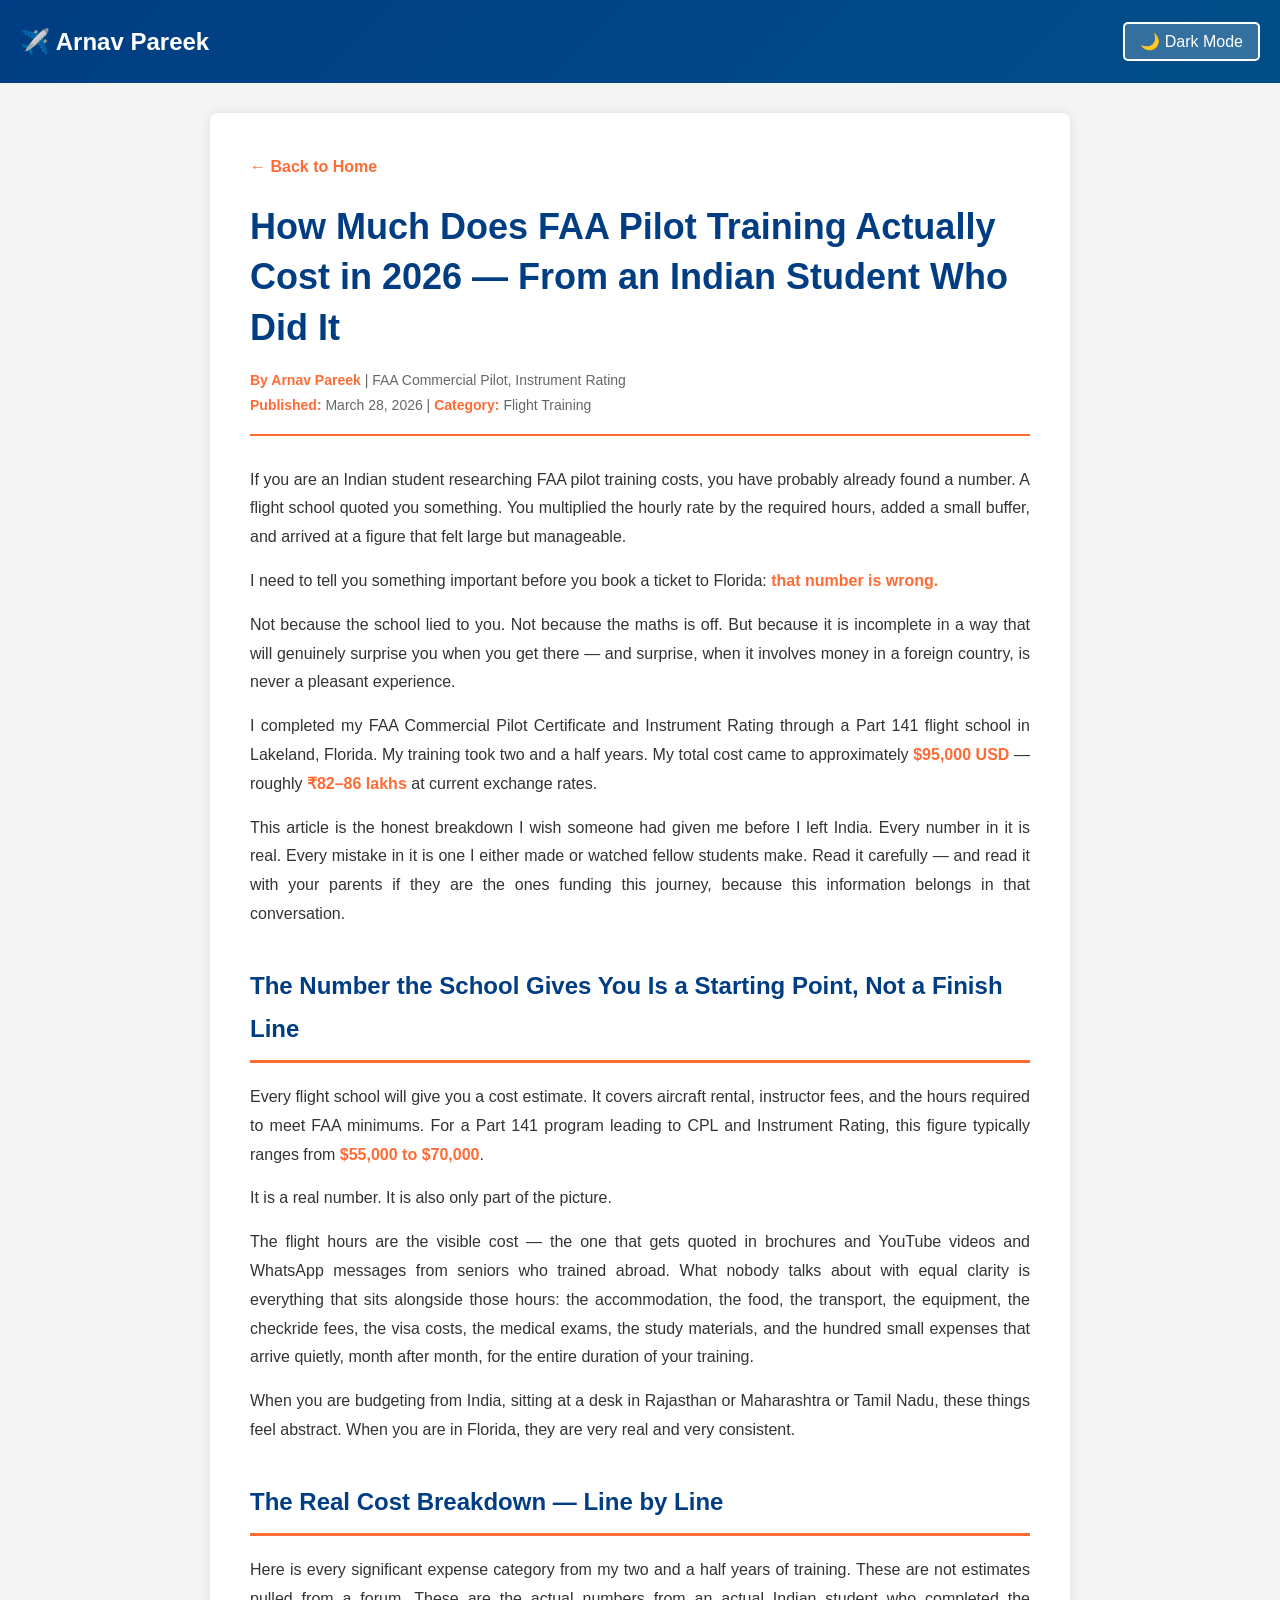
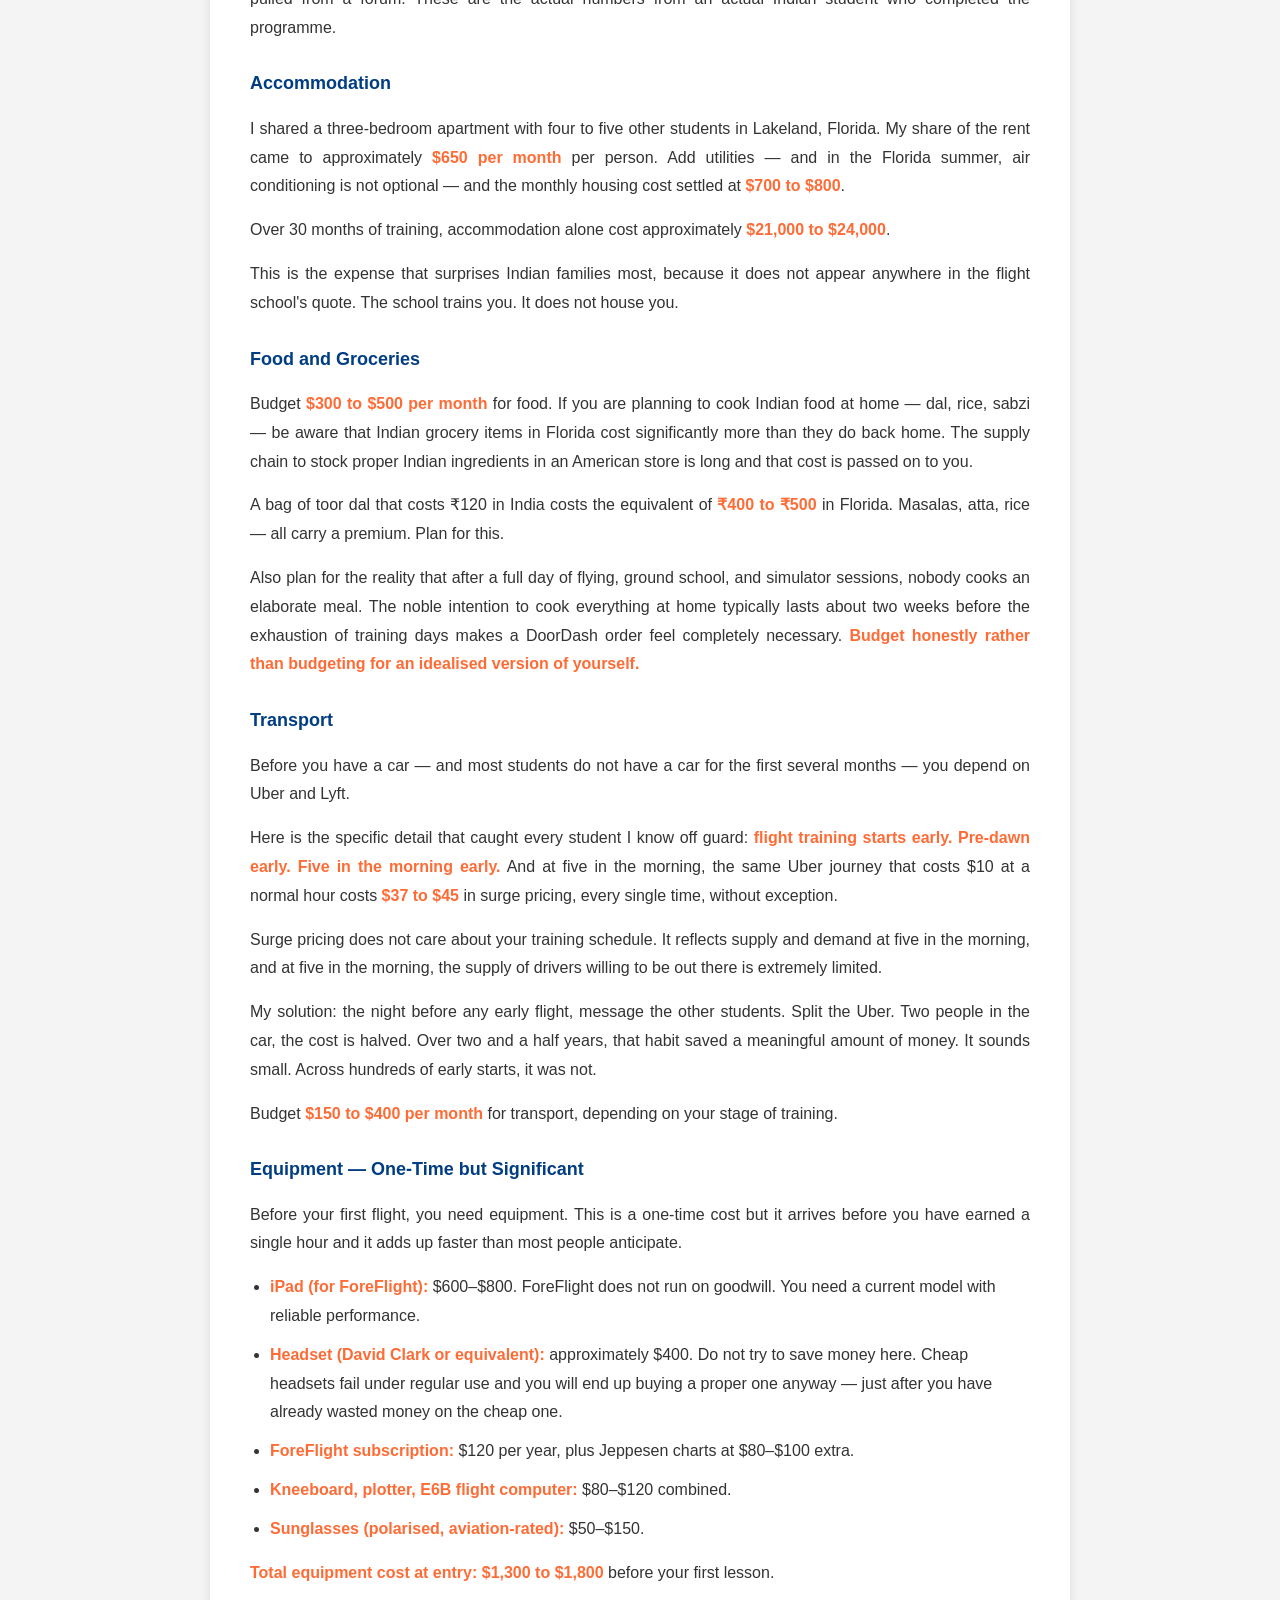
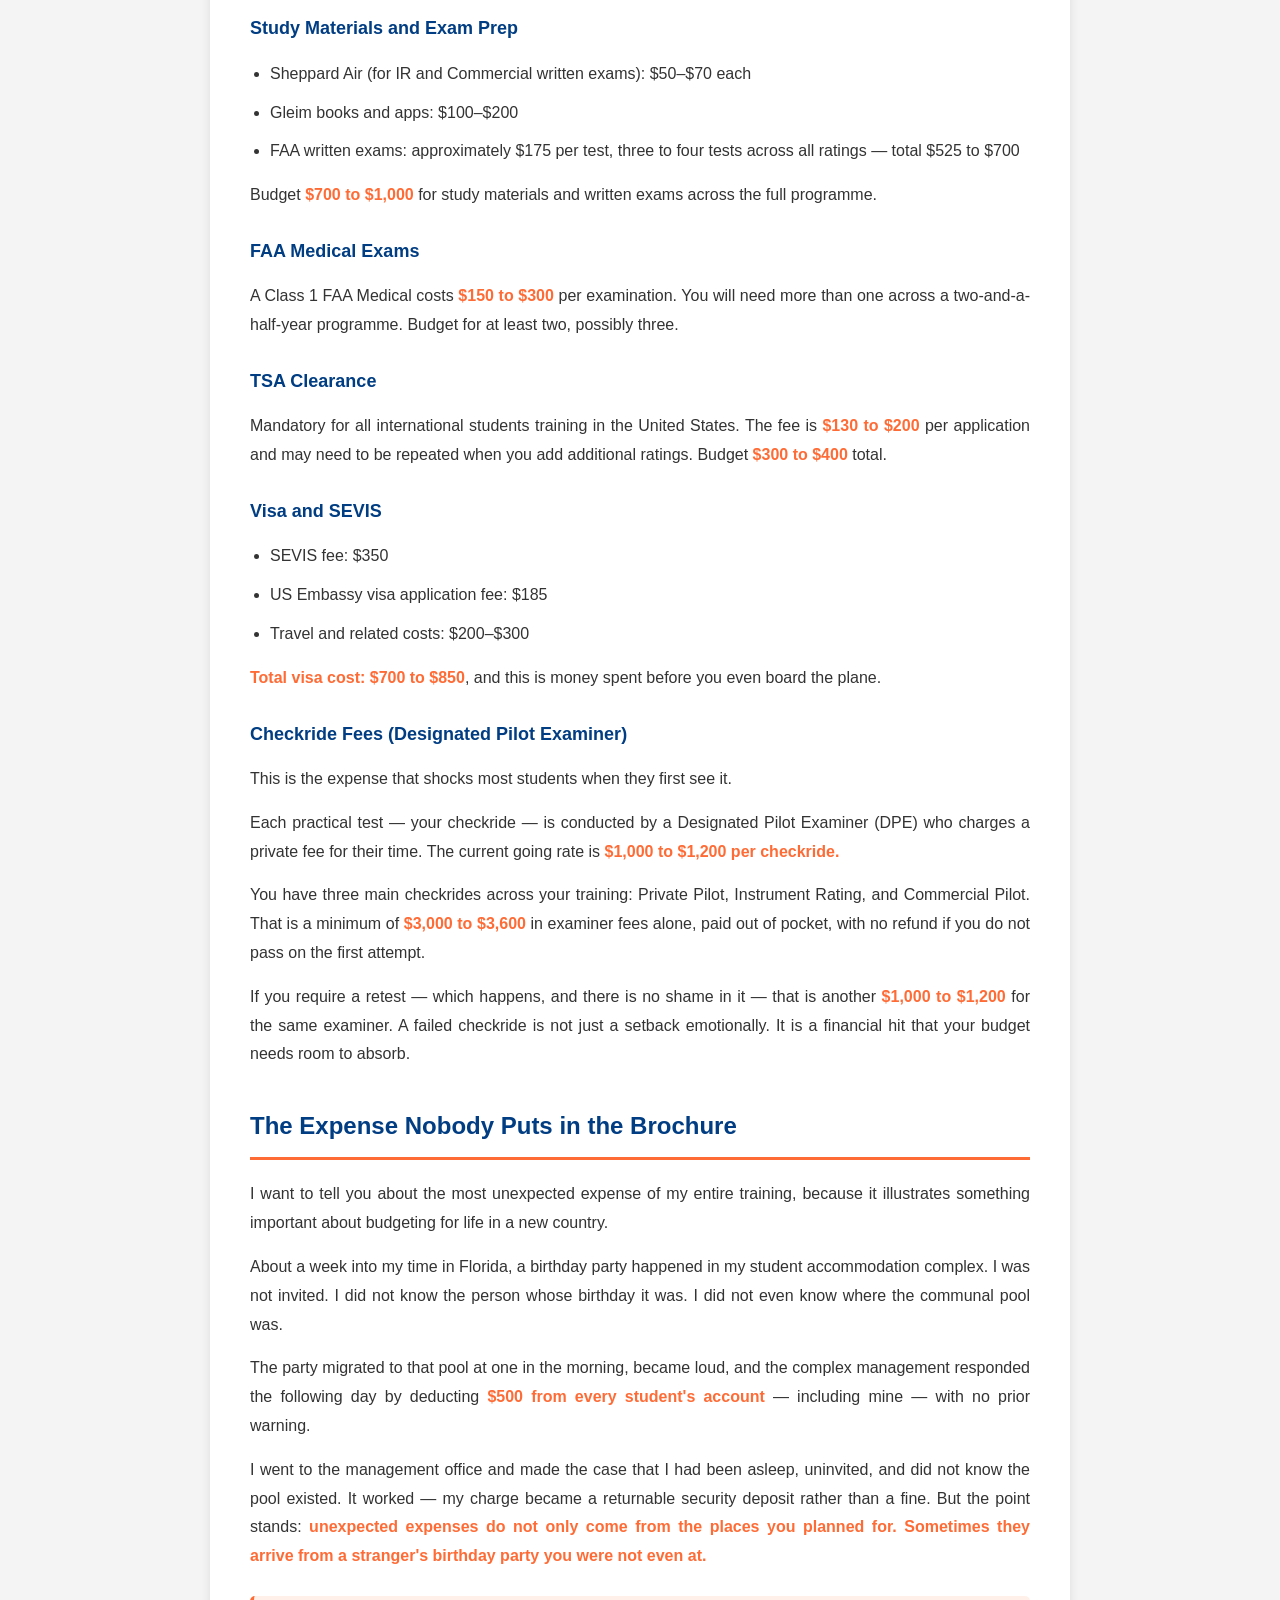
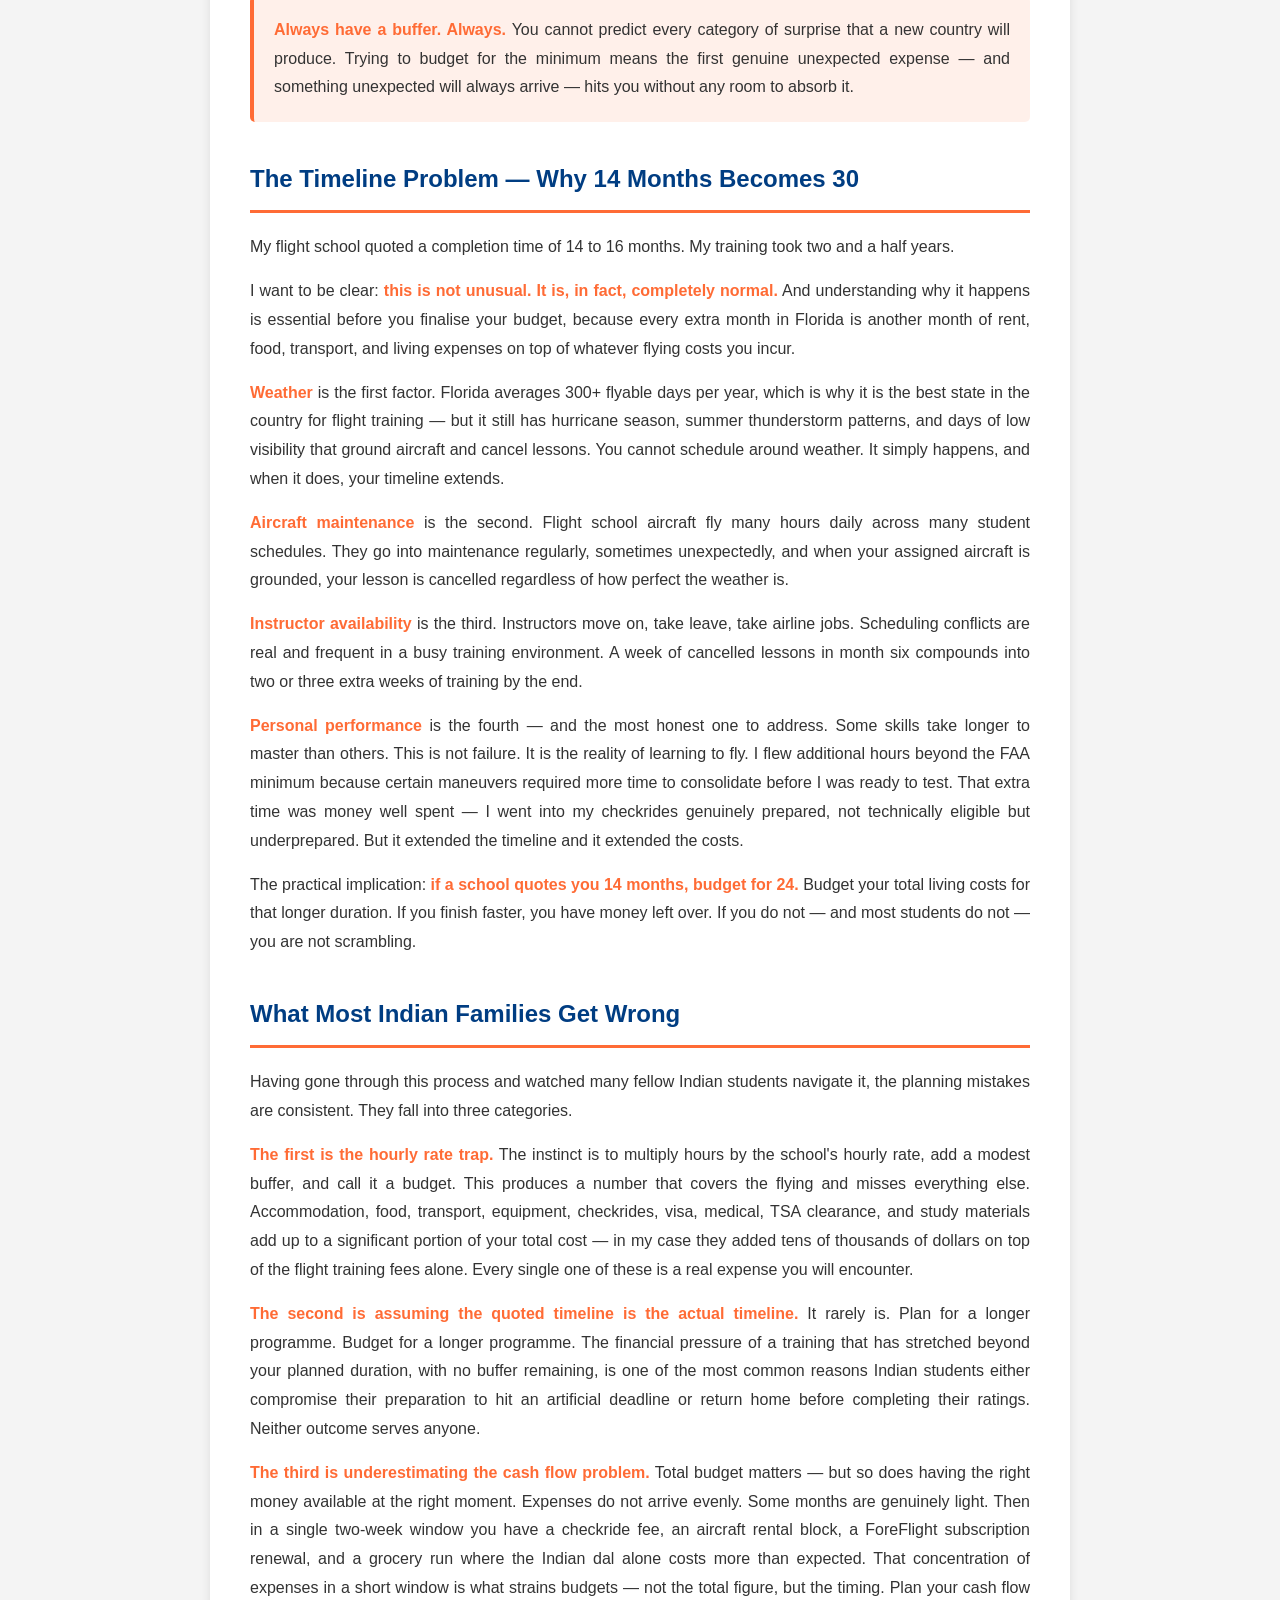
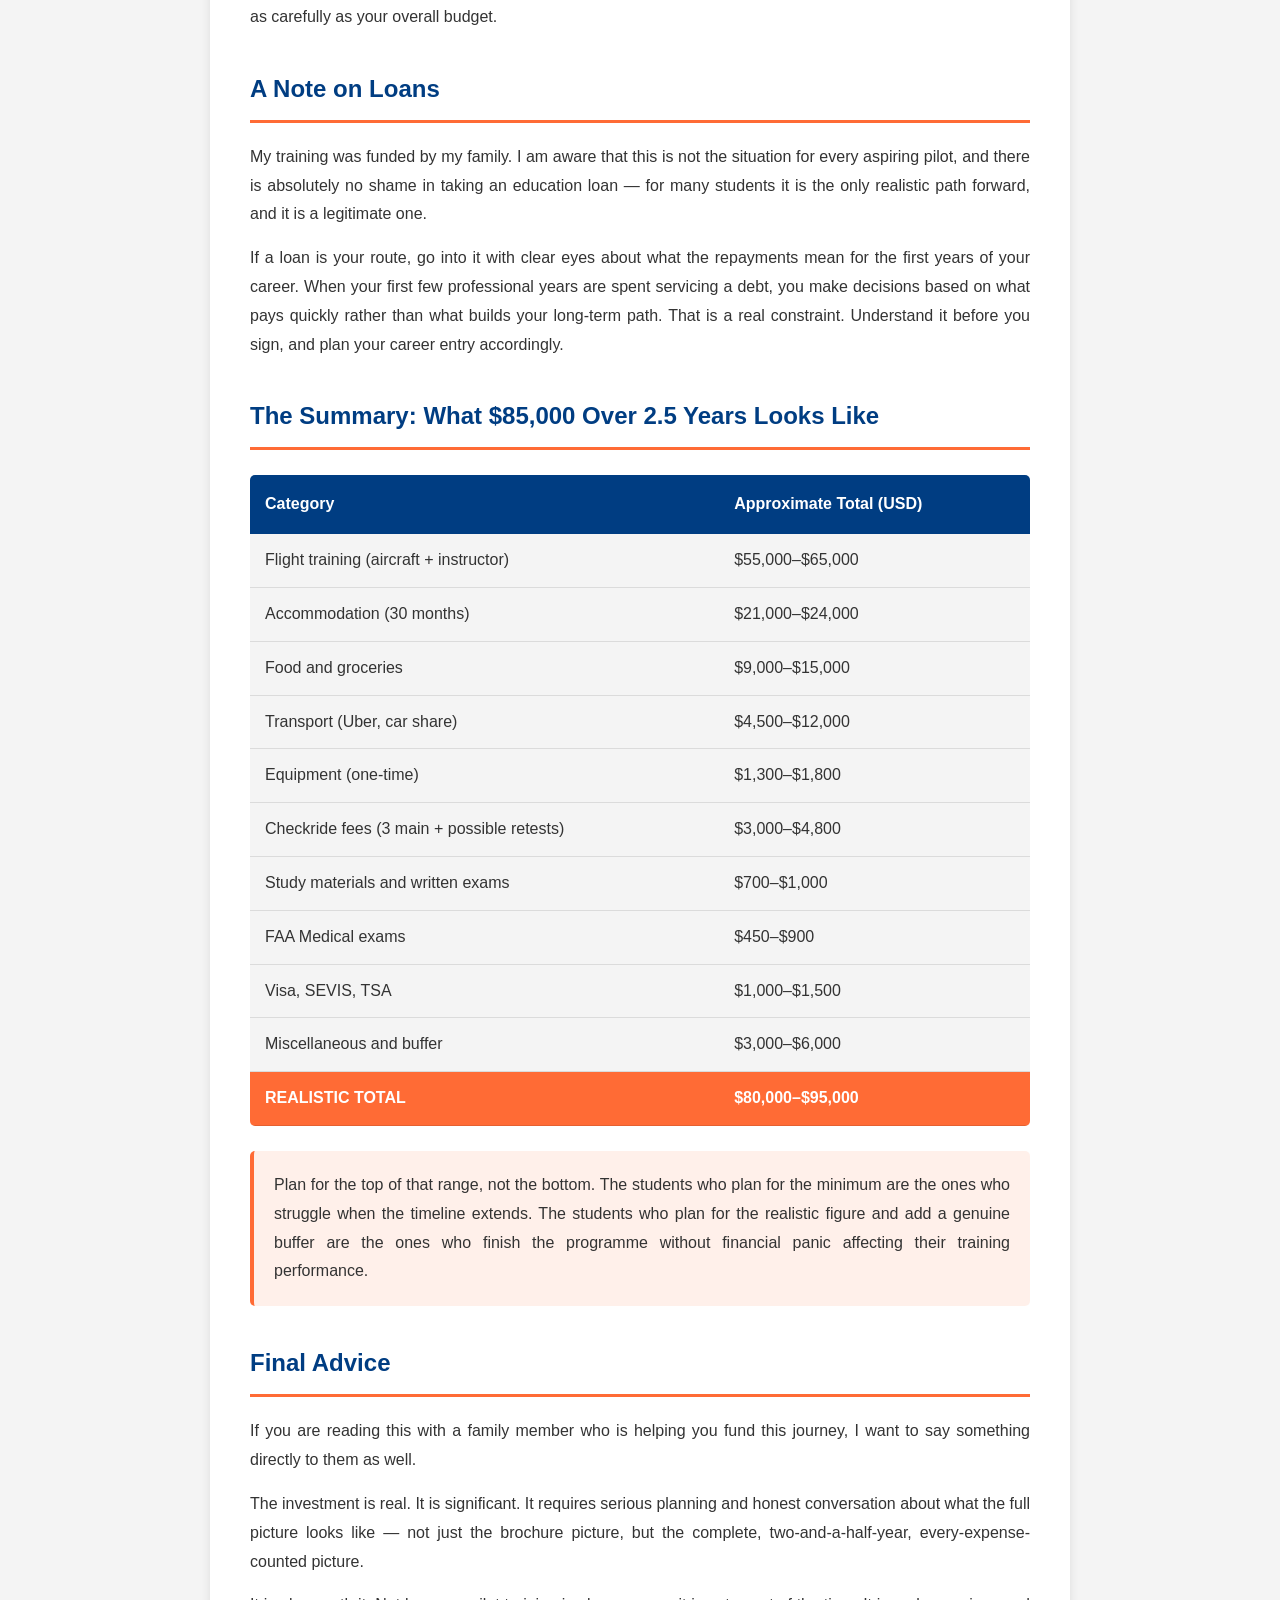
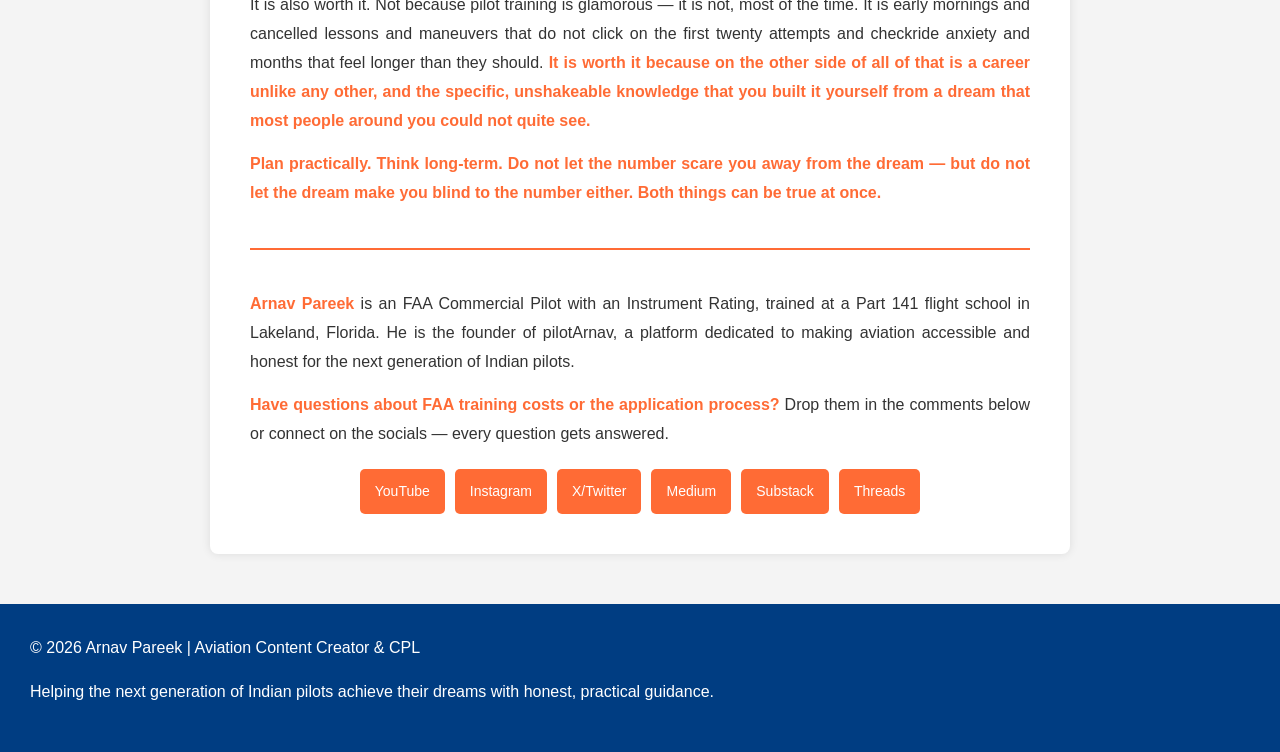
<file: faa-pilot-training-cost-2026.html>
<!DOCTYPE html>
<html lang="en">
<head>
    <meta charset="UTF-8">
    <meta name="viewport" content="width=device-width, initial-scale=1.0">
    <meta name="description" content="Complete breakdown of FAA pilot training costs from an Indian student's perspective - $95,000 over 2.5 years including accommodation, equipment, and hidden expenses.">
    <meta name="keywords" content="FAA pilot training cost, commercial pilot, instrument rating, flight training India, pilot training expenses">
    <meta name="author" content="Arnav Pareek">
    <title>How Much Does FAA Pilot Training Actually Cost in 2026 | Arnav Pareek</title>
    
    <style>
        :root {
            --bg-color: #f4f4f4;
            --text-color: #333;
            --header-bg: linear-gradient(135deg, #003d82, #004e89);
            --accent-color: #ff6b35;
            --card-bg: white;
            --card-shadow: rgba(0,0,0,0.1);
        }

        html.dark-mode {
            --bg-color: #1a1a1a;
            --text-color: #e0e0e0;
            --header-bg: linear-gradient(135deg, #001a4d, #002966);
            --accent-color: #ff8c42;
            --card-bg: #2a2a2a;
            --card-shadow: rgba(255,255,255,0.1);
        }

        html { scroll-behavior: smooth; }
        * { margin: 0; padding: 0; box-sizing: border-box; }
        
        body { 
            font-family: Arial, sans-serif; 
            line-height: 1.8; 
            color: var(--text-color); 
            background: var(--bg-color);
            transition: background 0.3s, color 0.3s;
        }

        header { 
            background: var(--header-bg); 
            color: white; 
            padding: 20px; 
            position: sticky; 
            top: 0; 
            z-index: 100;
            display: flex;
            justify-content: space-between;
            align-items: center;
        }

        .logo { 
            font-size: 24px; 
            font-weight: bold;
            text-decoration: none;
            color: white;
        }

        .logo:hover {
            color: var(--accent-color);
        }

        .dark-mode-toggle {
            background: rgba(255,255,255,0.2);
            border: 2px solid white;
            color: white;
            padding: 8px 15px;
            border-radius: 5px;
            cursor: pointer;
            font-size: 16px;
            transition: 0.3s;
        }

        .dark-mode-toggle:hover {
            background: var(--accent-color);
            border-color: var(--accent-color);
        }

        .container { 
            max-width: 900px; 
            margin: 0 auto; 
            padding: 0 20px; 
        }

        .article-container {
            background: var(--card-bg);
            margin: 30px 0;
            padding: 40px;
            border-radius: 8px;
            box-shadow: 0 0 10px var(--card-shadow);
        }

        .back-link {
            display: inline-block;
            color: var(--accent-color);
            text-decoration: none;
            margin-bottom: 20px;
            font-weight: bold;
            transition: 0.3s;
        }

        .back-link:hover {
            color: #003d82;
        }

        h1 {
            color: #003d82;
            font-size: 36px;
            margin-bottom: 15px;
            line-height: 1.4;
        }

        .article-meta {
            color: #666;
            font-size: 14px;
            margin-bottom: 30px;
            border-bottom: 2px solid var(--accent-color);
            padding-bottom: 15px;
        }

        h2 {
            color: #003d82;
            border-bottom: 3px solid var(--accent-color);
            padding-bottom: 10px;
            margin-top: 35px;
            margin-bottom: 20px;
            font-size: 24px;
        }

        h3 {
            color: #003d82;
            margin-top: 25px;
            margin-bottom: 15px;
            font-size: 18px;
        }

        p {
            font-size: 16px;
            margin-bottom: 15px;
            text-align: justify;
        }

        ul, ol {
            margin-left: 20px;
            margin-bottom: 15px;
        }

        li {
            margin-bottom: 10px;
            font-size: 16px;
        }

        strong {
            color: var(--accent-color);
            font-weight: bold;
        }

        .cost-table {
            width: 100%;
            border-collapse: collapse;
            margin: 25px 0;
            background: var(--bg-color);
            border-radius: 5px;
            overflow: hidden;
        }

        .cost-table th {
            background: #003d82;
            color: white;
            padding: 15px;
            text-align: left;
            font-weight: bold;
        }

        .cost-table td {
            padding: 12px 15px;
            border-bottom: 1px solid var(--card-shadow);
        }

        .cost-table tr:hover {
            background: rgba(255, 107, 53, 0.1);
        }

        .highlight-box {
            background: rgba(255, 107, 53, 0.1);
            border-left: 4px solid var(--accent-color);
            padding: 20px;
            margin: 25px 0;
            border-radius: 5px;
        }

        .highlight-box p {
            margin: 0;
        }

        footer {
            background: #003d82;
            color: white;
            text-align: center;
            padding: 30px;
            margin-top: 50px;
        }

        .social-links {
            margin-top: 20px;
            display: flex;
            flex-wrap: wrap;
            gap: 10px;
            justify-content: center;
        }

        .social-links a {
            background: var(--accent-color);
            color: white;
            padding: 10px 15px;
            text-decoration: none;
            border-radius: 5px;
            font-size: 14px;
            transition: 0.3s;
        }

        .social-links a:hover {
            background: #003d82;
            border: 2px solid var(--accent-color);
        }

        @media (max-width: 768px) {
            h1 {
                font-size: 24px;
            }
            
            h2 {
                font-size: 20px;
            }

            .article-container {
                padding: 20px;
            }

            .cost-table th, .cost-table td {
                padding: 10px;
                font-size: 14px;
            }
        }
    </style>
</head>
<body>

<header>
    <a href="index.html" class="logo">✈️ Arnav Pareek</a>
    <button class="dark-mode-toggle" onclick="toggleDarkMode()">🌙 Dark Mode</button>
</header>

<div class="container">
    <div class="article-container">
        <a href="index.html" class="back-link">← Back to Home</a>
        
        <h1>How Much Does FAA Pilot Training Actually Cost in 2026 — From an Indian Student Who Did It</h1>
        
        <div class="article-meta">
            <strong>By Arnav Pareek</strong> | FAA Commercial Pilot, Instrument Rating<br>
            <strong>Published:</strong> March 28, 2026 | <strong>Category:</strong> Flight Training
        </div>

        <p>If you are an Indian student researching FAA pilot training costs, you have probably already found a number. A flight school quoted you something. You multiplied the hourly rate by the required hours, added a small buffer, and arrived at a figure that felt large but manageable.</p>

        <p>I need to tell you something important before you book a ticket to Florida: <strong>that number is wrong.</strong></p>

        <p>Not because the school lied to you. Not because the maths is off. But because it is incomplete in a way that will genuinely surprise you when you get there — and surprise, when it involves money in a foreign country, is never a pleasant experience.</p>

        <p>I completed my FAA Commercial Pilot Certificate and Instrument Rating through a Part 141 flight school in Lakeland, Florida. My training took two and a half years. My total cost came to approximately <strong>$95,000 USD</strong> — roughly <strong>₹82–86 lakhs</strong> at current exchange rates.</p>

        <p>This article is the honest breakdown I wish someone had given me before I left India. Every number in it is real. Every mistake in it is one I either made or watched fellow students make. Read it carefully — and read it with your parents if they are the ones funding this journey, because this information belongs in that conversation.</p>

        <h2>The Number the School Gives You Is a Starting Point, Not a Finish Line</h2>

        <p>Every flight school will give you a cost estimate. It covers aircraft rental, instructor fees, and the hours required to meet FAA minimums. For a Part 141 program leading to CPL and Instrument Rating, this figure typically ranges from <strong>$55,000 to $70,000</strong>.</p>

        <p>It is a real number. It is also only part of the picture.</p>

        <p>The flight hours are the visible cost — the one that gets quoted in brochures and YouTube videos and WhatsApp messages from seniors who trained abroad. What nobody talks about with equal clarity is everything that sits alongside those hours: the accommodation, the food, the transport, the equipment, the checkride fees, the visa costs, the medical exams, the study materials, and the hundred small expenses that arrive quietly, month after month, for the entire duration of your training.</p>

        <p>When you are budgeting from India, sitting at a desk in Rajasthan or Maharashtra or Tamil Nadu, these things feel abstract. When you are in Florida, they are very real and very consistent.</p>

        <h2>The Real Cost Breakdown — Line by Line</h2>

        <p>Here is every significant expense category from my two and a half years of training. These are not estimates pulled from a forum. These are the actual numbers from an actual Indian student who completed the programme.</p>

        <h3>Accommodation</h3>

        <p>I shared a three-bedroom apartment with four to five other students in Lakeland, Florida. My share of the rent came to approximately <strong>$650 per month</strong> per person. Add utilities — and in the Florida summer, air conditioning is not optional — and the monthly housing cost settled at <strong>$700 to $800</strong>.</p>

        <p>Over 30 months of training, accommodation alone cost approximately <strong>$21,000 to $24,000</strong>.</p>

        <p>This is the expense that surprises Indian families most, because it does not appear anywhere in the flight school's quote. The school trains you. It does not house you.</p>

        <h3>Food and Groceries</h3>

        <p>Budget <strong>$300 to $500 per month</strong> for food. If you are planning to cook Indian food at home — dal, rice, sabzi — be aware that Indian grocery items in Florida cost significantly more than they do back home. The supply chain to stock proper Indian ingredients in an American store is long and that cost is passed on to you.</p>

        <p>A bag of toor dal that costs ₹120 in India costs the equivalent of <strong>₹400 to ₹500</strong> in Florida. Masalas, atta, rice — all carry a premium. Plan for this.</p>

        <p>Also plan for the reality that after a full day of flying, ground school, and simulator sessions, nobody cooks an elaborate meal. The noble intention to cook everything at home typically lasts about two weeks before the exhaustion of training days makes a DoorDash order feel completely necessary. <strong>Budget honestly rather than budgeting for an idealised version of yourself.</strong></p>

        <h3>Transport</h3>

        <p>Before you have a car — and most students do not have a car for the first several months — you depend on Uber and Lyft.</p>

        <p>Here is the specific detail that caught every student I know off guard: <strong>flight training starts early. Pre-dawn early. Five in the morning early.</strong> And at five in the morning, the same Uber journey that costs $10 at a normal hour costs <strong>$37 to $45</strong> in surge pricing, every single time, without exception.</p>

        <p>Surge pricing does not care about your training schedule. It reflects supply and demand at five in the morning, and at five in the morning, the supply of drivers willing to be out there is extremely limited.</p>

        <p>My solution: the night before any early flight, message the other students. Split the Uber. Two people in the car, the cost is halved. Over two and a half years, that habit saved a meaningful amount of money. It sounds small. Across hundreds of early starts, it was not.</p>

        <p>Budget <strong>$150 to $400 per month</strong> for transport, depending on your stage of training.</p>

        <h3>Equipment — One-Time but Significant</h3>

        <p>Before your first flight, you need equipment. This is a one-time cost but it arrives before you have earned a single hour and it adds up faster than most people anticipate.</p>

        <ul>
            <li><strong>iPad (for ForeFlight):</strong> $600–$800. ForeFlight does not run on goodwill. You need a current model with reliable performance.</li>
            <li><strong>Headset (David Clark or equivalent):</strong> approximately $400. Do not try to save money here. Cheap headsets fail under regular use and you will end up buying a proper one anyway — just after you have already wasted money on the cheap one.</li>
            <li><strong>ForeFlight subscription:</strong> $120 per year, plus Jeppesen charts at $80–$100 extra.</li>
            <li><strong>Kneeboard, plotter, E6B flight computer:</strong> $80–$120 combined.</li>
            <li><strong>Sunglasses (polarised, aviation-rated):</strong> $50–$150.</li>
        </ul>

        <p><strong>Total equipment cost at entry: $1,300 to $1,800</strong> before your first lesson.</p>

        <h3>Study Materials and Exam Prep</h3>

        <ul>
            <li>Sheppard Air (for IR and Commercial written exams): $50–$70 each</li>
            <li>Gleim books and apps: $100–$200</li>
            <li>FAA written exams: approximately $175 per test, three to four tests across all ratings — total $525 to $700</li>
        </ul>

        <p>Budget <strong>$700 to $1,000</strong> for study materials and written exams across the full programme.</p>

        <h3>FAA Medical Exams</h3>

        <p>A Class 1 FAA Medical costs <strong>$150 to $300</strong> per examination. You will need more than one across a two-and-a-half-year programme. Budget for at least two, possibly three.</p>

        <h3>TSA Clearance</h3>

        <p>Mandatory for all international students training in the United States. The fee is <strong>$130 to $200</strong> per application and may need to be repeated when you add additional ratings. Budget <strong>$300 to $400</strong> total.</p>

        <h3>Visa and SEVIS</h3>

        <ul>
            <li>SEVIS fee: $350</li>
            <li>US Embassy visa application fee: $185</li>
            <li>Travel and related costs: $200–$300</li>
        </ul>

        <p><strong>Total visa cost: $700 to $850</strong>, and this is money spent before you even board the plane.</p>

        <h3>Checkride Fees (Designated Pilot Examiner)</h3>

        <p>This is the expense that shocks most students when they first see it.</p>

        <p>Each practical test — your checkride — is conducted by a Designated Pilot Examiner (DPE) who charges a private fee for their time. The current going rate is <strong>$1,000 to $1,200 per checkride.</strong></p>

        <p>You have three main checkrides across your training: Private Pilot, Instrument Rating, and Commercial Pilot. That is a minimum of <strong>$3,000 to $3,600</strong> in examiner fees alone, paid out of pocket, with no refund if you do not pass on the first attempt.</p>

        <p>If you require a retest — which happens, and there is no shame in it — that is another <strong>$1,000 to $1,200</strong> for the same examiner. A failed checkride is not just a setback emotionally. It is a financial hit that your budget needs room to absorb.</p>

        <h2>The Expense Nobody Puts in the Brochure</h2>

        <p>I want to tell you about the most unexpected expense of my entire training, because it illustrates something important about budgeting for life in a new country.</p>

        <p>About a week into my time in Florida, a birthday party happened in my student accommodation complex. I was not invited. I did not know the person whose birthday it was. I did not even know where the communal pool was.</p>

        <p>The party migrated to that pool at one in the morning, became loud, and the complex management responded the following day by deducting <strong>$500 from every student's account</strong> — including mine — with no prior warning.</p>

        <p>I went to the management office and made the case that I had been asleep, uninvited, and did not know the pool existed. It worked — my charge became a returnable security deposit rather than a fine. But the point stands: <strong>unexpected expenses do not only come from the places you planned for. Sometimes they arrive from a stranger's birthday party you were not even at.</strong></p>

        <div class="highlight-box">
            <p><strong>Always have a buffer. Always.</strong> You cannot predict every category of surprise that a new country will produce. Trying to budget for the minimum means the first genuine unexpected expense — and something unexpected will always arrive — hits you without any room to absorb it.</p>
        </div>

        <h2>The Timeline Problem — Why 14 Months Becomes 30</h2>

        <p>My flight school quoted a completion time of 14 to 16 months. My training took two and a half years.</p>

        <p>I want to be clear: <strong>this is not unusual. It is, in fact, completely normal.</strong> And understanding why it happens is essential before you finalise your budget, because every extra month in Florida is another month of rent, food, transport, and living expenses on top of whatever flying costs you incur.</p>

        <p><strong>Weather</strong> is the first factor. Florida averages 300+ flyable days per year, which is why it is the best state in the country for flight training — but it still has hurricane season, summer thunderstorm patterns, and days of low visibility that ground aircraft and cancel lessons. You cannot schedule around weather. It simply happens, and when it does, your timeline extends.</p>

        <p><strong>Aircraft maintenance</strong> is the second. Flight school aircraft fly many hours daily across many student schedules. They go into maintenance regularly, sometimes unexpectedly, and when your assigned aircraft is grounded, your lesson is cancelled regardless of how perfect the weather is.</p>

        <p><strong>Instructor availability</strong> is the third. Instructors move on, take leave, take airline jobs. Scheduling conflicts are real and frequent in a busy training environment. A week of cancelled lessons in month six compounds into two or three extra weeks of training by the end.</p>

        <p><strong>Personal performance</strong> is the fourth — and the most honest one to address. Some skills take longer to master than others. This is not failure. It is the reality of learning to fly. I flew additional hours beyond the FAA minimum because certain maneuvers required more time to consolidate before I was ready to test. That extra time was money well spent — I went into my checkrides genuinely prepared, not technically eligible but underprepared. But it extended the timeline and it extended the costs.</p>

        <p>The practical implication: <strong>if a school quotes you 14 months, budget for 24.</strong> Budget your total living costs for that longer duration. If you finish faster, you have money left over. If you do not — and most students do not — you are not scrambling.</p>

        <h2>What Most Indian Families Get Wrong</h2>

        <p>Having gone through this process and watched many fellow Indian students navigate it, the planning mistakes are consistent. They fall into three categories.</p>

        <p><strong>The first is the hourly rate trap.</strong> The instinct is to multiply hours by the school's hourly rate, add a modest buffer, and call it a budget. This produces a number that covers the flying and misses everything else. Accommodation, food, transport, equipment, checkrides, visa, medical, TSA clearance, and study materials add up to a significant portion of your total cost — in my case they added tens of thousands of dollars on top of the flight training fees alone. Every single one of these is a real expense you will encounter.</p>

        <p><strong>The second is assuming the quoted timeline is the actual timeline.</strong> It rarely is. Plan for a longer programme. Budget for a longer programme. The financial pressure of a training that has stretched beyond your planned duration, with no buffer remaining, is one of the most common reasons Indian students either compromise their preparation to hit an artificial deadline or return home before completing their ratings. Neither outcome serves anyone.</p>

        <p><strong>The third is underestimating the cash flow problem.</strong> Total budget matters — but so does having the right money available at the right moment. Expenses do not arrive evenly. Some months are genuinely light. Then in a single two-week window you have a checkride fee, an aircraft rental block, a ForeFlight subscription renewal, and a grocery run where the Indian dal alone costs more than expected. That concentration of expenses in a short window is what strains budgets — not the total figure, but the timing. Plan your cash flow as carefully as your overall budget.</p>

        <h2>A Note on Loans</h2>

        <p>My training was funded by my family. I am aware that this is not the situation for every aspiring pilot, and there is absolutely no shame in taking an education loan — for many students it is the only realistic path forward, and it is a legitimate one.</p>

        <p>If a loan is your route, go into it with clear eyes about what the repayments mean for the first years of your career. When your first few professional years are spent servicing a debt, you make decisions based on what pays quickly rather than what builds your long-term path. That is a real constraint. Understand it before you sign, and plan your career entry accordingly.</p>

        <h2>The Summary: What $85,000 Over 2.5 Years Looks Like</h2>

        <table class="cost-table">
            <thead>
                <tr>
                    <th>Category</th>
                    <th>Approximate Total (USD)</th>
                </tr>
            </thead>
            <tbody>
                <tr>
                    <td>Flight training (aircraft + instructor)</td>
                    <td>$55,000–$65,000</td>
                </tr>
                <tr>
                    <td>Accommodation (30 months)</td>
                    <td>$21,000–$24,000</td>
                </tr>
                <tr>
                    <td>Food and groceries</td>
                    <td>$9,000–$15,000</td>
                </tr>
                <tr>
                    <td>Transport (Uber, car share)</td>
                    <td>$4,500–$12,000</td>
                </tr>
                <tr>
                    <td>Equipment (one-time)</td>
                    <td>$1,300–$1,800</td>
                </tr>
                <tr>
                    <td>Checkride fees (3 main + possible retests)</td>
                    <td>$3,000–$4,800</td>
                </tr>
                <tr>
                    <td>Study materials and written exams</td>
                    <td>$700–$1,000</td>
                </tr>
                <tr>
                    <td>FAA Medical exams</td>
                    <td>$450–$900</td>
                </tr>
                <tr>
                    <td>Visa, SEVIS, TSA</td>
                    <td>$1,000–$1,500</td>
                </tr>
                <tr>
                    <td>Miscellaneous and buffer</td>
                    <td>$3,000–$6,000</td>
                </tr>
                <tr style="background: var(--accent-color); color: white; font-weight: bold;">
                    <td>REALISTIC TOTAL</td>
                    <td>$80,000–$95,000</td>
                </tr>
            </tbody>
        </table>

        <div class="highlight-box">
            <p>Plan for the top of that range, not the bottom. The students who plan for the minimum are the ones who struggle when the timeline extends. The students who plan for the realistic figure and add a genuine buffer are the ones who finish the programme without financial panic affecting their training performance.</p>
        </div>

        <h2>Final Advice</h2>

        <p>If you are reading this with a family member who is helping you fund this journey, I want to say something directly to them as well.</p>

        <p>The investment is real. It is significant. It requires serious planning and honest conversation about what the full picture looks like — not just the brochure picture, but the complete, two-and-a-half-year, every-expense-counted picture.</p>

        <p>It is also worth it. Not because pilot training is glamorous — it is not, most of the time. It is early mornings and cancelled lessons and maneuvers that do not click on the first twenty attempts and checkride anxiety and months that feel longer than they should. <strong>It is worth it because on the other side of all of that is a career unlike any other, and the specific, unshakeable knowledge that you built it yourself from a dream that most people around you could not quite see.</strong></p>

        <p><strong>Plan practically. Think long-term. Do not let the number scare you away from the dream — but do not let the dream make you blind to the number either. Both things can be true at once.</strong></p>

        <hr style="margin: 40px 0; border: none; border-top: 2px solid var(--accent-color);">

        <p><strong>Arnav Pareek</strong> is an FAA Commercial Pilot with an Instrument Rating, trained at a Part 141 flight school in Lakeland, Florida. He is the founder of pilotArnav, a platform dedicated to making aviation accessible and honest for the next generation of Indian pilots.</p>

        <p><strong>Have questions about FAA training costs or the application process?</strong> Drop them in the comments below or connect on the socials — every question gets answered.</p>

        <div class="social-links">
            <a href="https://www.youtube.com/@pilotarnav" target="_blank">YouTube</a>
            <a href="https://www.instagram.com/pilotarnav" target="_blank">Instagram</a>
            <a href="https://x.com/ArnavPareek9108" target="_blank">X/Twitter</a>
            <a href="https://medium.com/@arnavpareek9108" target="_blank">Medium</a>
            <a href="https://substack.com/@arnavpareekpilot" target="_blank">Substack</a>
            <a href="https://www.threads.com/@arnavpareek9108" target="_blank">Threads</a>
        </div>

    </div>
</div>

<footer>
    <p>&copy; 2026 Arnav Pareek | Aviation Content Creator & CPL</p>
    <p>Helping the next generation of Indian pilots achieve their dreams with honest, practical guidance.</p>
</footer>

<script>
function toggleDarkMode() {
    const html = document.documentElement;
    html.classList.toggle('dark-mode');
    
    if (html.classList.contains('dark-mode')) {
        localStorage.setItem('darkMode', 'true');
    } else {
        localStorage.setItem('darkMode', 'false');
    }
}

window.addEventListener('load', function() {
    const darkMode = localStorage.getItem('darkMode');
    if (darkMode === 'true') {
        document.documentElement.classList.add('dark-mode');
    }
});
</script>

</body>
</html>
</file>
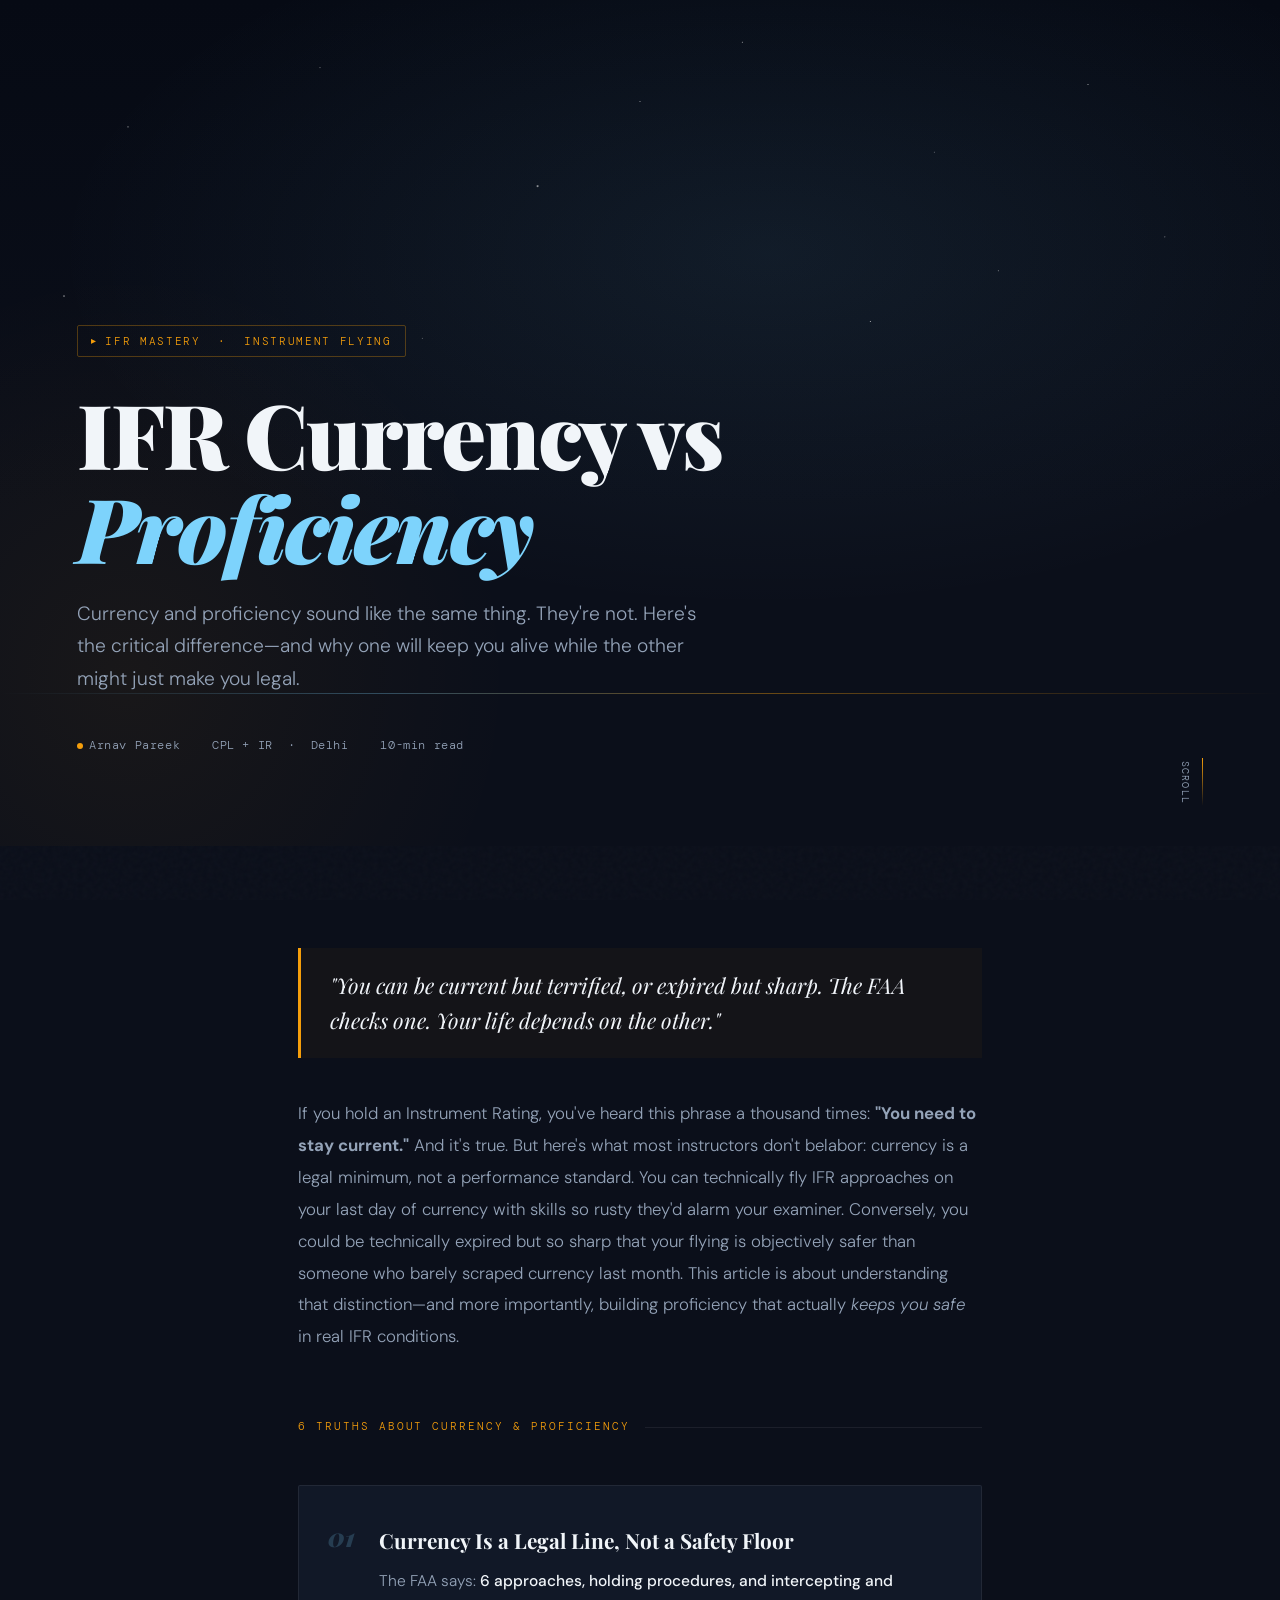
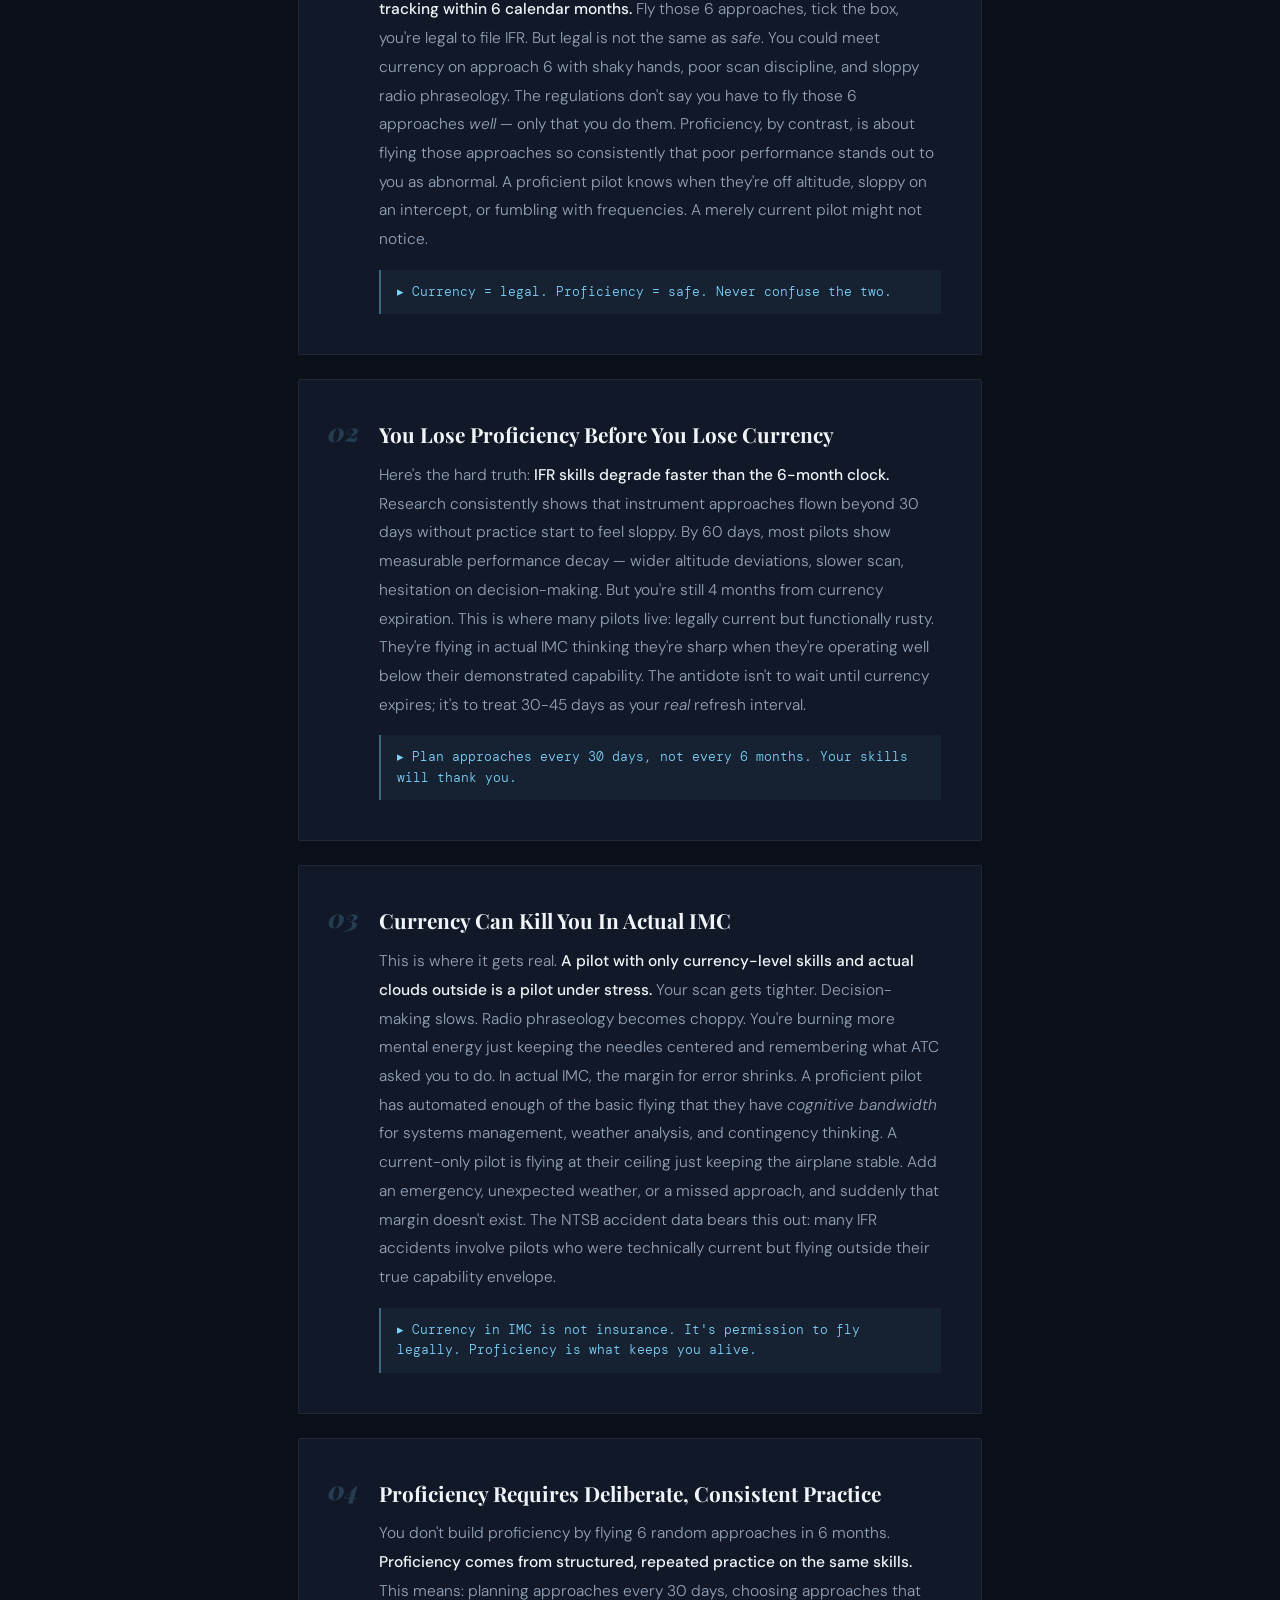
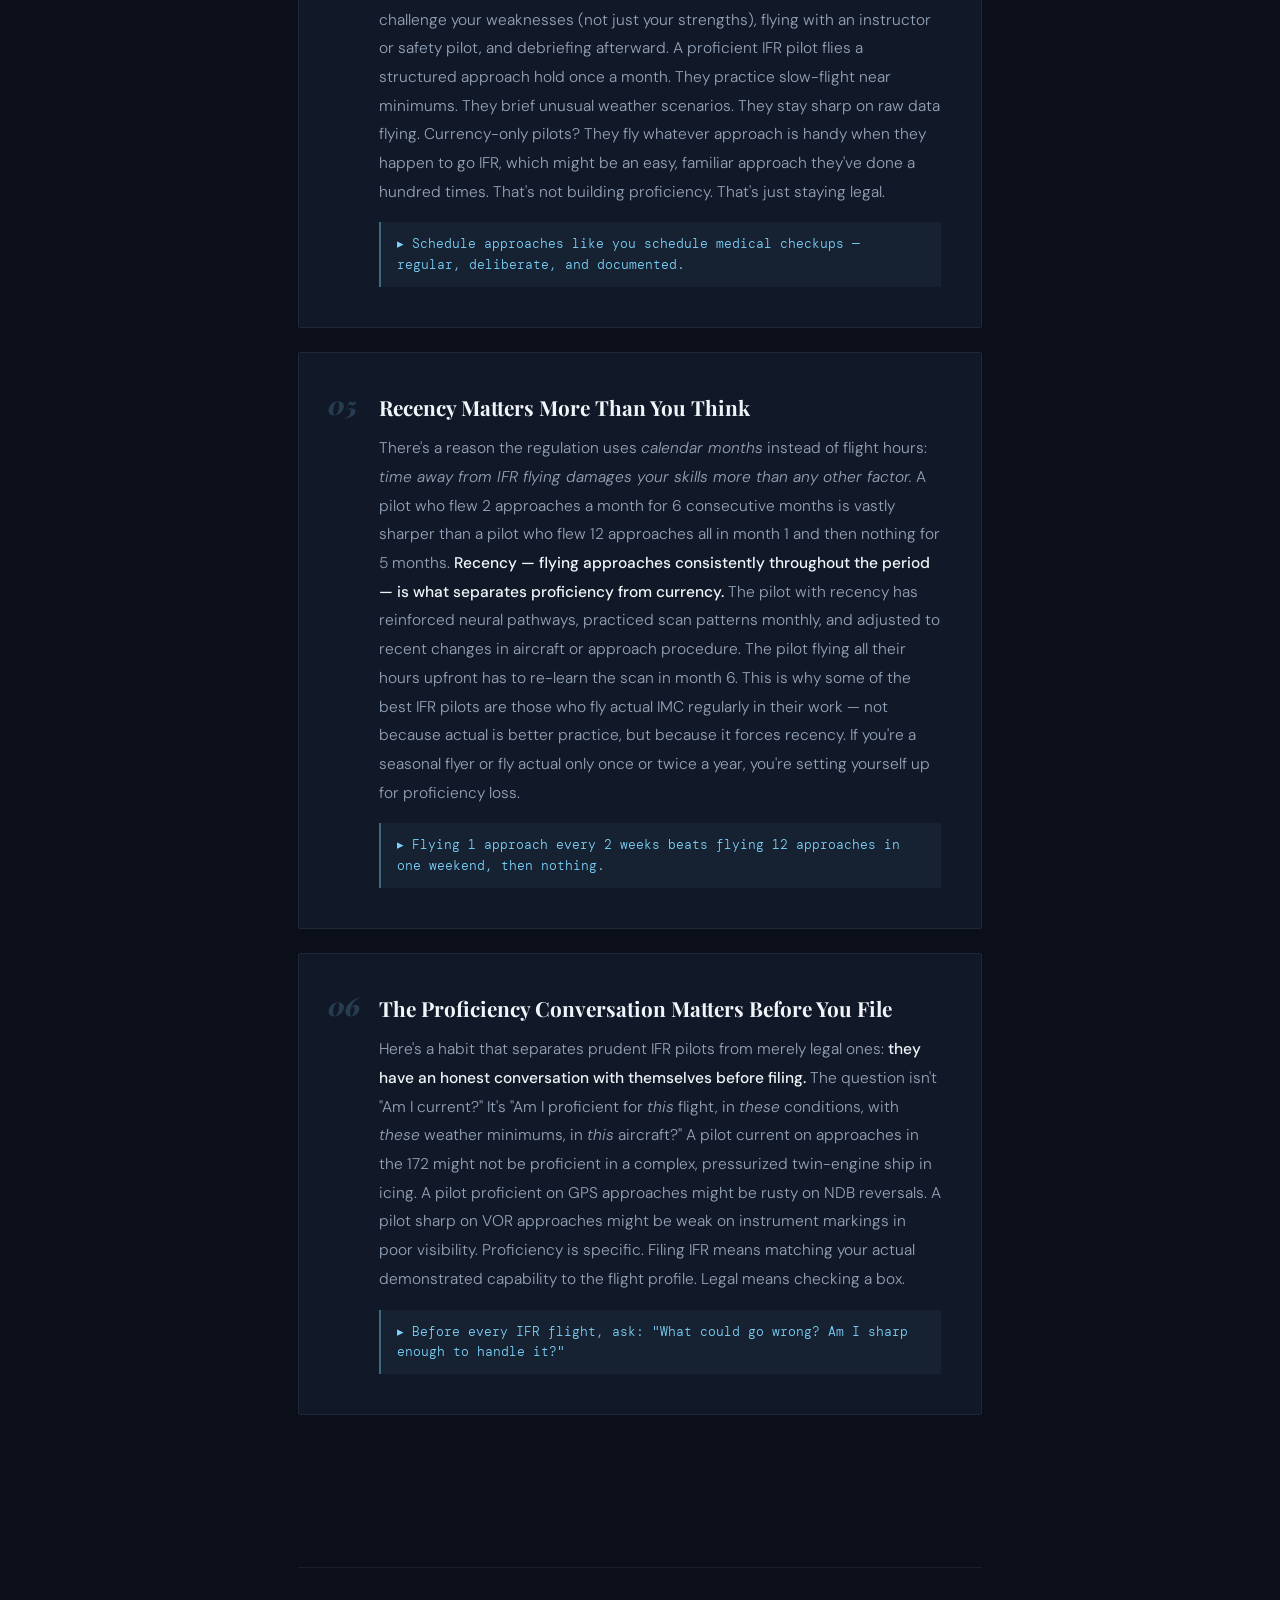
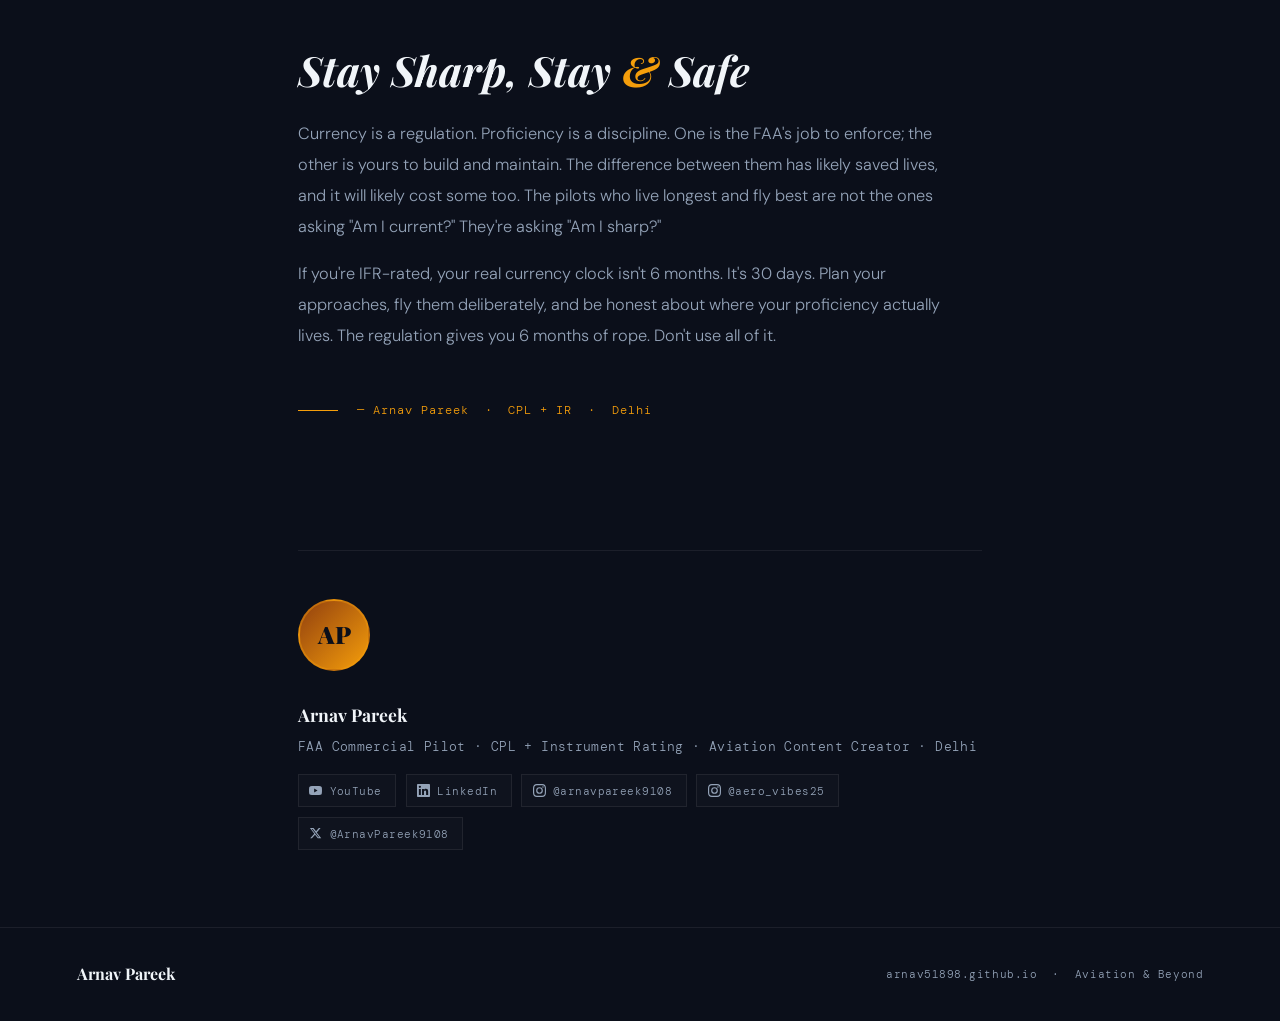
<file: ifr_currency_vs_proficiency.html>
<!DOCTYPE html>
<html lang="en">
<head>
  <meta charset="UTF-8" />
  <meta name="viewport" content="width=device-width, initial-scale=1.0"/>
  <title>IFR Currency vs Proficiency: What Actually Keeps You Safe | Arnav Pareek</title>
  <meta name="description" content="Currency and proficiency are not the same. Here's the critical difference every IFR-rated pilot needs to understand—and why one could save your life."/>
  <link rel="preconnect" href="https://fonts.googleapis.com"/>
  <link href="https://fonts.googleapis.com/css2?family=Playfair+Display:ital,wght@0,700;0,900;1,700&family=DM+Sans:wght@300;400;500&family=DM+Mono:wght@400;500&display=swap" rel="stylesheet"/>
  <style>
    *, *::before, *::after { box-sizing: border-box; margin: 0; padding: 0; }

    :root {
      --bg:        #0b0f1a;
      --surface:   #111827;
      --border:    rgba(255,255,255,0.07);
      --amber:     #f59e0b;
      --sky:       #7dd3fc;
      --white:     #f1f5f9;
      --muted:     #94a3b8;
    }

    html { scroll-behavior: smooth; }

    body {
      background: var(--bg);
      color: var(--white);
      font-family: 'DM Sans', sans-serif;
      font-weight: 300;
      line-height: 1.8;
      min-height: 100vh;
      overflow-x: hidden;
    }

    body::before {
      content: '';
      position: fixed; inset: 0;
      background-image: url("data:image/svg+xml,%3Csvg viewBox='0 0 200 200' xmlns='http://www.w3.org/2000/svg'%3E%3Cfilter id='n'%3E%3CfeTurbulence type='fractalNoise' baseFrequency='0.9' numOctaves='4' stitchTiles='stitch'/%3E%3C/filter%3E%3Crect width='100%25' height='100%25' filter='url(%23n)' opacity='1'/%3E%3C/svg%3E");
      opacity: 0.025;
      pointer-events: none;
      z-index: 0;
    }

    /* HERO */
    .hero {
      position: relative;
      min-height: 94vh;
      display: flex;
      flex-direction: column;
      justify-content: flex-end;
      padding: 0 clamp(1.5rem, 6vw, 8rem) clamp(3rem, 7vw, 6rem);
      overflow: hidden;
    }

    .hero-bg {
      position: absolute; inset: 0;
      background:
        radial-gradient(ellipse 80% 60% at 60% 30%, rgba(125,211,252,0.08) 0%, transparent 70%),
        radial-gradient(ellipse 50% 80% at 10% 80%, rgba(245,158,11,0.06) 0%, transparent 60%),
        linear-gradient(180deg, #060a14 0%, #0b0f1a 60%, #0b0f1a 100%);
      z-index: 0;
    }

    .hero-bg::after {
      content: '';
      position: absolute;
      bottom: 18%; left: 0; right: 0;
      height: 1px;
      background: linear-gradient(90deg, transparent 0%, rgba(125,211,252,0.3) 30%, rgba(245,158,11,0.4) 60%, transparent 100%);
    }

    .stars {
      position: absolute; inset: 0; z-index: 0;
      background-image:
        radial-gradient(1px 1px at 10% 15%, rgba(255,255,255,0.6) 0%, transparent 100%),
        radial-gradient(1px 1px at 25% 8%,  rgba(255,255,255,0.4) 0%, transparent 100%),
        radial-gradient(1.5px 1.5px at 42% 22%, rgba(255,255,255,0.7) 0%, transparent 100%),
        radial-gradient(1px 1px at 58% 5%,  rgba(255,255,255,0.5) 0%, transparent 100%),
        radial-gradient(1px 1px at 73% 18%, rgba(255,255,255,0.3) 0%, transparent 100%),
        radial-gradient(1px 1px at 85% 10%, rgba(255,255,255,0.6) 0%, transparent 100%),
        radial-gradient(1px 1px at 91% 28%, rgba(255,255,255,0.4) 0%, transparent 100%),
        radial-gradient(1.5px 1.5px at 5%  35%, rgba(255,255,255,0.5) 0%, transparent 100%),
        radial-gradient(1px 1px at 33% 40%, rgba(255,255,255,0.3) 0%, transparent 100%),
        radial-gradient(1px 1px at 68% 38%, rgba(255,255,255,0.6) 0%, transparent 100%),
        radial-gradient(1px 1px at 50% 12%, rgba(255,255,255,0.5) 0%, transparent 100%),
        radial-gradient(1px 1px at 78% 32%, rgba(255,255,255,0.4) 0%, transparent 100%);
    }

    .hero-content { position: relative; z-index: 2; max-width: 900px; }

    .hero-tag {
      display: inline-flex; align-items: center; gap: 0.5rem;
      font-family: 'DM Mono', monospace; font-size: 0.7rem;
      letter-spacing: 0.15em; text-transform: uppercase;
      color: var(--amber); border: 1px solid rgba(245,158,11,0.3);
      padding: 0.3rem 0.8rem; border-radius: 2px; margin-bottom: 1.8rem;
      animation: fadeUp 0.8s ease both;
    }

    .hero-tag::before { content: '▸'; font-size: 0.6rem; }

    .hero-title {
      font-family: 'Playfair Display', serif;
      font-size: clamp(2.8rem, 7vw, 6rem);
      font-weight: 900; line-height: 1.05; letter-spacing: -0.02em;
      margin-bottom: 1.5rem; animation: fadeUp 0.8s 0.1s ease both;
    }

    .hero-title em { font-style: italic; color: var(--sky); }

    .hero-sub {
      font-size: clamp(1rem, 2vw, 1.2rem); color: var(--muted);
      max-width: 620px; line-height: 1.7; margin-bottom: 2.5rem;
      animation: fadeUp 0.8s 0.2s ease both;
    }

    .hero-meta {
      display: flex; align-items: center; gap: 2rem;
      font-family: 'DM Mono', monospace; font-size: 0.72rem;
      color: var(--muted); letter-spacing: 0.05em;
      animation: fadeUp 0.8s 0.3s ease both; flex-wrap: wrap;
    }

    .hero-meta span { display: flex; align-items: center; gap: 0.4rem; }
    .author-dot { width: 6px; height: 6px; border-radius: 50%; background: var(--amber); display: inline-block; }

    .scroll-hint {
      position: absolute; bottom: 2.5rem; right: clamp(1.5rem, 6vw, 8rem);
      z-index: 2; display: flex; flex-direction: column;
      align-items: center; gap: 0.5rem;
      font-family: 'DM Mono', monospace; font-size: 0.6rem;
      letter-spacing: 0.12em; color: var(--muted); text-transform: uppercase;
      writing-mode: vertical-lr; animation: fadeIn 1s 0.8s ease both;
    }

    .scroll-hint::after {
      content: ''; width: 1px; height: 3rem;
      background: linear-gradient(to bottom, var(--amber), transparent);
      animation: scrollPulse 2s ease infinite;
    }

    /* LAYOUT */
    .container { max-width: 780px; margin: 0 auto; padding: 0 clamp(1.5rem, 6vw, 3rem); }

    /* INTRO */
    .intro-section { padding: clamp(4rem, 8vw, 7rem) 0 clamp(3rem, 5vw, 5rem); position: relative; z-index: 1; }

    .intro-pullquote {
      border-left: 3px solid var(--amber); padding: 1.2rem 1.8rem;
      margin-bottom: 2.5rem; background: rgba(245,158,11,0.04);
    }

    .intro-pullquote p {
      font-family: 'Playfair Display', serif; font-style: italic;
      font-size: clamp(1.1rem, 2.2vw, 1.35rem); color: var(--white); line-height: 1.65;
    }

    .intro-text { font-size: 1.05rem; color: var(--muted); line-height: 1.9; }

    /* TIPS */
    .tips-section { padding-bottom: clamp(5rem, 10vw, 9rem); position: relative; z-index: 1; }

    .section-label {
      font-family: 'DM Mono', monospace; font-size: 0.68rem;
      letter-spacing: 0.18em; text-transform: uppercase; color: var(--amber);
      margin-bottom: 3rem; display: flex; align-items: center; gap: 1rem;
    }

    .section-label::after { content: ''; flex: 1; height: 1px; background: var(--border); }

    .tip-card {
      position: relative; padding: 2.5rem 2.5rem 2.5rem 5rem;
      margin-bottom: 1.5rem; background: var(--surface);
      border: 1px solid var(--border); border-radius: 2px;
      transition: border-color 0.3s ease, transform 0.3s ease;
      opacity: 0; transform: translateY(20px);
      animation: fadeUp 0.6s ease forwards;
    }

    .tip-card:nth-child(1)  { animation-delay: 0.05s; }
    .tip-card:nth-child(2)  { animation-delay: 0.12s; }
    .tip-card:nth-child(3)  { animation-delay: 0.19s; }
    .tip-card:nth-child(4)  { animation-delay: 0.26s; }
    .tip-card:nth-child(5)  { animation-delay: 0.33s; }
    .tip-card:nth-child(6)  { animation-delay: 0.40s; }

    .tip-card:hover { border-color: rgba(125,211,252,0.2); transform: translateY(-2px); }

    .tip-card::before {
      content: ''; position: absolute; left: 0; top: 0; bottom: 0; width: 3px;
      background: linear-gradient(180deg, var(--sky) 0%, transparent 100%);
      opacity: 0; transition: opacity 0.3s ease;
    }

    .tip-card:hover::before { opacity: 1; }

    .tip-number {
      position: absolute; left: 1.8rem; top: 2.4rem;
      font-family: 'Playfair Display', serif; font-size: 1.6rem;
      font-weight: 900; font-style: italic; color: rgba(125,211,252,0.2);
      line-height: 1; user-select: none; transition: color 0.3s ease;
    }

    .tip-card:hover .tip-number { color: rgba(125,211,252,0.5); }

    .tip-title {
      font-family: 'Playfair Display', serif;
      font-size: clamp(1.1rem, 2.2vw, 1.3rem);
      font-weight: 700; color: var(--white); margin-bottom: 0.8rem; line-height: 1.35;
    }

    .tip-body { font-size: 0.97rem; color: var(--muted); line-height: 1.85; }
    .tip-body strong { color: var(--white); font-weight: 500; }

    .tip-callout {
      margin-top: 1rem; padding: 0.75rem 1rem;
      background: rgba(125,211,252,0.05); border-left: 2px solid rgba(125,211,252,0.4);
      font-family: 'DM Mono', monospace; font-size: 0.8rem;
      color: var(--sky); line-height: 1.6;
    }

    /* CLOSING */
    .closing-section {
      padding: clamp(3rem, 6vw, 5rem) 0 clamp(5rem, 10vw, 8rem);
      border-top: 1px solid var(--border); position: relative; z-index: 1;
    }

    .closing-title {
      font-family: 'Playfair Display', serif;
      font-size: clamp(1.8rem, 4vw, 2.6rem);
      font-weight: 700; font-style: italic; margin-bottom: 1.5rem; line-height: 1.2;
    }

    .closing-title span { color: var(--amber); }

    .closing-text { font-size: 1.02rem; color: var(--muted); line-height: 1.9; max-width: 660px; }
    .closing-text + .closing-text { margin-top: 1rem; }

    .signature { margin-top: 3rem; display: flex; align-items: center; gap: 1.2rem; }
    .sig-line { width: 2.5rem; height: 1px; background: var(--amber); }
    .sig-text { font-family: 'DM Mono', monospace; font-size: 0.75rem; color: var(--amber); letter-spacing: 0.08em; }

    /* FOOTER */
    footer {
      border-top: 1px solid var(--border);
      padding: 2rem clamp(1.5rem, 6vw, 8rem);
      display: flex; align-items: center; justify-content: space-between;
      flex-wrap: wrap; gap: 1rem; position: relative; z-index: 1;
    }

    .footer-brand { font-family: 'Playfair Display', serif; font-size: 1rem; font-weight: 700; color: var(--white); }
    .footer-brand span { color: var(--sky); }
    .footer-copy { font-family: 'DM Mono', monospace; font-size: 0.68rem; color: var(--muted); letter-spacing: 0.05em; }

    /* AUTHOR CARD */
    .author-card {
      display: flex; align-items: center; gap: 1.8rem;
      padding: clamp(2rem, 5vw, 3rem) 0 clamp(3rem, 6vw, 5rem);
      border-top: 1px solid var(--border);
      position: relative; z-index: 1; flex-wrap: wrap;
    }
    .author-avatar {
      width: 72px; height: 72px; border-radius: 50%; flex-shrink: 0;
      background: linear-gradient(135deg, #92400e, #f59e0b);
      display: flex; align-items: center; justify-content: center;
      font-family: 'Playfair Display', serif; font-size: 1.5rem;
      font-weight: 900; color: #0b0f1a; border: 2px solid rgba(245,158,11,0.4);
    }
    .author-name {
      font-family: 'Playfair Display', serif; font-size: 1.1rem;
      font-weight: 700; color: var(--white); margin-bottom: 0.25rem;
    }
    .author-bio {
      font-size: 0.8rem; color: var(--muted); margin-bottom: 1rem;
      font-family: 'DM Mono', monospace; letter-spacing: 0.03em;
    }
    .author-socials { display: flex; flex-wrap: wrap; gap: 0.6rem; }
    .social-link {
      display: inline-flex; align-items: center; gap: 0.45rem;
      padding: 0.35rem 0.85rem 0.35rem 0.65rem;
      border: 1px solid var(--border); text-decoration: none;
      font-family: 'DM Mono', monospace; font-size: 0.7rem;
      letter-spacing: 0.04em; color: var(--muted);
      transition: all 0.2s ease; background: rgba(255,255,255,0.02);
    }
    .social-link svg { width: 13px; height: 13px; flex-shrink: 0; }
    .social-link:hover { color: var(--white); background: rgba(255,255,255,0.06); }
    .social-link.yt:hover  { border-color: #ff4444; color: #ff4444; }
    .social-link.li:hover  { border-color: #0a66c2; color: #60a5fa; }
    .social-link.ig:hover  { border-color: #e1306c; color: #f472b6; }
    .social-link.x:hover   { border-color: #888;    color: var(--white); }

    /* ANIMATIONS */
    @keyframes fadeUp {
      from { opacity: 0; transform: translateY(22px); }
      to   { opacity: 1; transform: translateY(0); }
    }
    @keyframes fadeIn { from { opacity: 0; } to { opacity: 1; } }
    @keyframes scrollPulse { 0%,100% { opacity: 0.3; } 50% { opacity: 1; } }

    @media (max-width: 600px) {
      .tip-card { padding: 2rem 1.5rem 2rem 4rem; }
      .tip-number { left: 1.2rem; }
      footer { flex-direction: column; gap: 0.5rem; }
    }
  </style>
</head>
<body>

  <header class="hero">
    <div class="hero-bg"></div>
    <div class="stars"></div>
    <div class="scroll-hint">scroll</div>
    <div class="hero-content">
      <div class="hero-tag">IFR Mastery &nbsp;·&nbsp; Instrument Flying</div>
      <h1 class="hero-title">
        IFR Currency vs <em>Proficiency</em>
      </h1>
      <p class="hero-sub">
        Currency and proficiency sound like the same thing. They're not. Here's the critical difference—and why one 
        will keep you alive while the other might just make you legal.
      </p>
      <div class="hero-meta">
        <span><span class="author-dot"></span> Arnav Pareek</span>
        <span>CPL + IR &nbsp;·&nbsp; Delhi</span>
        <span>10-min read</span>
      </div>
    </div>
  </header>

  <main>
    <div class="container">
      <section class="intro-section">
        <div class="intro-pullquote">
          <p>"You can be current but terrified, or expired but sharp. 
            The FAA checks one. Your life depends on the other."</p>
        </div>
        <p class="intro-text">
          If you hold an Instrument Rating, you've heard this phrase a thousand times: <strong>"You need to stay 
          current."</strong> And it's true. But here's what most instructors don't belabor: currency is a legal minimum, 
          not a performance standard. You can technically fly IFR approaches on your last day of currency with skills so 
          rusty they'd alarm your examiner. Conversely, you could be technically expired but so sharp that your flying 
          is objectively safer than someone who barely scraped currency last month. This article is about understanding 
          that distinction—and more importantly, building proficiency that actually <em>keeps you safe</em> in real IFR 
          conditions.
        </p>
      </section>
    </div>

    <div class="container">
      <section class="tips-section">
        <div class="section-label">6 Truths About Currency & Proficiency</div>

        <div class="tip-card">
          <div class="tip-number">01</div>
          <h2 class="tip-title">Currency Is a Legal Line, Not a Safety Floor</h2>
          <p class="tip-body">
            The FAA says: <strong>6 approaches, holding procedures, and intercepting and tracking within 6 calendar 
            months.</strong> Fly those 6 approaches, tick the box, you're legal to file IFR. But legal is not the same 
            as <em>safe</em>. You could meet currency on approach 6 with shaky hands, poor scan discipline, and sloppy 
            radio phraseology. The regulations don't say you have to fly those 6 approaches <em>well</em> — only that 
            you do them. Proficiency, by contrast, is about flying those approaches so consistently that poor performance 
            stands out to you as abnormal. A proficient pilot knows when they're off altitude, sloppy on an intercept, 
            or fumbling with frequencies. A merely current pilot might not notice.
          </p>
          <div class="tip-callout">
            ▸ Currency = legal. Proficiency = safe. Never confuse the two.
          </div>
        </div>

        <div class="tip-card">
          <div class="tip-number">02</div>
          <h2 class="tip-title">You Lose Proficiency Before You Lose Currency</h2>
          <p class="tip-body">
            Here's the hard truth: <strong>IFR skills degrade faster than the 6-month clock.</strong> Research consistently 
            shows that instrument approaches flown beyond 30 days without practice start to feel sloppy. By 60 days, most 
            pilots show measurable performance decay — wider altitude deviations, slower scan, hesitation on 
            decision-making. But you're still 4 months from currency expiration. This is where many pilots live: legally 
            current but functionally rusty. They're flying in actual IMC thinking they're sharp when they're operating 
            well below their demonstrated capability. The antidote isn't to wait until currency expires; it's to treat 
            30-45 days as your <em>real</em> refresh interval.
          </p>
          <div class="tip-callout">
            ▸ Plan approaches every 30 days, not every 6 months. Your skills will thank you.
          </div>
        </div>

        <div class="tip-card">
          <div class="tip-number">03</div>
          <h2 class="tip-title">Currency Can Kill You In Actual IMC</h2>
          <p class="tip-body">
            This is where it gets real. <strong>A pilot with only currency-level skills and actual clouds outside is a 
            pilot under stress.</strong> Your scan gets tighter. Decision-making slows. Radio phraseology becomes 
            choppy. You're burning more mental energy just keeping the needles centered and remembering what ATC asked 
            you to do. In actual IMC, the margin for error shrinks. A proficient pilot has automated enough of the basic 
            flying that they have <em>cognitive bandwidth</em> for systems management, weather analysis, and contingency 
            thinking. A current-only pilot is flying at their ceiling just keeping the airplane stable. Add an emergency, 
            unexpected weather, or a missed approach, and suddenly that margin doesn't exist. The NTSB accident data bears 
            this out: many IFR accidents involve pilots who were technically current but flying outside their true 
            capability envelope.
          </p>
          <div class="tip-callout">
            ▸ Currency in IMC is not insurance. It's permission to fly legally. Proficiency is what keeps you alive.
          </div>
        </div>

        <div class="tip-card">
          <div class="tip-number">04</div>
          <h2 class="tip-title">Proficiency Requires Deliberate, Consistent Practice</h2>
          <p class="tip-body">
            You don't build proficiency by flying 6 random approaches in 6 months. <strong>Proficiency comes from 
            structured, repeated practice on the same skills.</strong> This means: planning approaches every 30 days, 
            choosing approaches that challenge your weaknesses (not just your strengths), flying with an instructor or 
            safety pilot, and debriefing afterward. A proficient IFR pilot flies a structured approach hold once a month. 
            They practice slow-flight near minimums. They brief unusual weather scenarios. They stay sharp on raw data 
            flying. Currency-only pilots? They fly whatever approach is handy when they happen to go IFR, which might be 
            an easy, familiar approach they've done a hundred times. That's not building proficiency. That's just staying 
            legal.
          </p>
          <div class="tip-callout">
            ▸ Schedule approaches like you schedule medical checkups — regular, deliberate, and documented.
          </div>
        </div>

        <div class="tip-card">
          <div class="tip-number">05</div>
          <h2 class="tip-title">Recency Matters More Than You Think</h2>
          <p class="tip-body">
            There's a reason the regulation uses <em>calendar months</em> instead of flight hours: <em>time away from 
            IFR flying damages your skills more than any other factor.</em> A pilot who flew 2 approaches a month for 
            6 consecutive months is vastly sharper than a pilot who flew 12 approaches all in month 1 and then nothing 
            for 5 months. <strong>Recency — flying approaches consistently throughout the period — is what separates 
            proficiency from currency.</strong> The pilot with recency has reinforced neural pathways, practiced scan 
            patterns monthly, and adjusted to recent changes in aircraft or approach procedure. The pilot flying all their 
            hours upfront has to re-learn the scan in month 6. This is why some of the best IFR pilots are those who fly 
            actual IMC regularly in their work — not because actual is better practice, but because it forces recency. 
            If you're a seasonal flyer or fly actual only once or twice a year, you're setting yourself up for proficiency 
            loss.
          </p>
          <div class="tip-callout">
            ▸ Flying 1 approach every 2 weeks beats flying 12 approaches in one weekend, then nothing.
          </div>
        </div>

        <div class="tip-card">
          <div class="tip-number">06</div>
          <h2 class="tip-title">The Proficiency Conversation Matters Before You File</h2>
          <p class="tip-body">
            Here's a habit that separates prudent IFR pilots from merely legal ones: <strong>they have an honest 
            conversation with themselves before filing.</strong> The question isn't "Am I current?" It's "Am I proficient 
            for <em>this</em> flight, in <em>these</em> conditions, with <em>these</em> weather minimums, in 
            <em>this</em> aircraft?" A pilot current on approaches in the 172 might not be proficient in a complex, 
            pressurized twin-engine ship in icing. A pilot proficient on GPS approaches might be rusty on NDB reversals. 
            A pilot sharp on VOR approaches might be weak on instrument markings in poor visibility. Proficiency is 
            specific. Filing IFR means matching your actual demonstrated capability to the flight profile. Legal means 
            checking a box.
          </p>
          <div class="tip-callout">
            ▸ Before every IFR flight, ask: "What could go wrong? Am I sharp enough to handle it?"
          </div>
        </div>

      </section>
    </div>

    <div class="container">
      <section class="closing-section">
        <h2 class="closing-title">Stay Sharp, Stay <span>&</span> Safe</h2>
        <p class="closing-text">
          Currency is a regulation. Proficiency is a discipline. One is the FAA's job to enforce; the other is yours 
          to build and maintain. The difference between them has likely saved lives, and it will likely cost some too. 
          The pilots who live longest and fly best are not the ones asking "Am I current?" They're asking "Am I sharp?"
        </p>
        <p class="closing-text">
          If you're IFR-rated, your real currency clock isn't 6 months. It's 30 days. Plan your approaches, fly them 
          deliberately, and be honest about where your proficiency actually lives. The regulation gives you 6 months 
          of rope. Don't use all of it.
        </p>
        <div class="signature">
          <div class="sig-line"></div>
          <span class="sig-text">— Arnav Pareek &nbsp;·&nbsp; CPL + IR &nbsp;·&nbsp; Delhi</span>
        </div>
      </section>
    </div>

    <div class="container">
      <section class="author-card">
        <div class="author-avatar">AP</div>
        <div class="author-details">
          <div class="author-name">Arnav Pareek</div>
          <div class="author-bio">FAA Commercial Pilot · CPL + Instrument Rating · Aviation Content Creator · Delhi</div>
          <div class="author-socials">
            <a href="https://youtube.com/@aerovibes25" target="_blank" rel="noopener" class="social-link yt" aria-label="YouTube">
              <svg viewBox="0 0 24 24" fill="currentColor"><path d="M23.5 6.2a3 3 0 0 0-2.1-2.1C19.5 3.6 12 3.6 12 3.6s-7.5 0-9.4.5A3 3 0 0 0 .5 6.2C0 8.1 0 12 0 12s0 3.9.5 5.8a3 3 0 0 0 2.1 2.1c1.9.5 9.4.5 9.4.5s7.5 0 9.4-.5a3 3 0 0 0 2.1-2.1C24 15.9 24 12 24 12s0-3.9-.5-5.8zM9.5 15.6V8.4l6.3 3.6-6.3 3.6z"/></svg>
              <span>YouTube</span>
            </a>
            <a href="https://www.linkedin.com/in/Arnav-Pareek-Pilot" target="_blank" rel="noopener" class="social-link li" aria-label="LinkedIn">
              <svg viewBox="0 0 24 24" fill="currentColor"><path d="M20.4 20.4h-3.6v-5.6c0-1.3 0-3-1.8-3s-2.1 1.4-2.1 2.9v5.7H9.3V9h3.5v1.6h.1c.5-.9 1.6-1.9 3.4-1.9 3.6 0 4.3 2.4 4.3 5.5v6.2zM5.3 7.4a2.1 2.1 0 1 1 0-4.2 2.1 2.1 0 0 1 0 4.2zm1.8 13H3.5V9h3.6v11.4zM22.2 0H1.8C.8 0 0 .8 0 1.8v20.4C0 23.2.8 24 1.8 24h20.4c1 0 1.8-.8 1.8-1.8V1.8C24 .8 23.2 0 22.2 0z"/></svg>
              <span>LinkedIn</span>
            </a>
            <a href="https://instagram.com/arnavpareek9108" target="_blank" rel="noopener" class="social-link ig" aria-label="Instagram (personal)">
              <svg viewBox="0 0 24 24" fill="currentColor"><path d="M12 2.2c3.2 0 3.6 0 4.9.1 3.3.1 4.8 1.7 4.9 4.9.1 1.3.1 1.6.1 4.8s0 3.6-.1 4.8c-.1 3.2-1.6 4.8-4.9 4.9-1.3.1-1.6.1-4.9.1s-3.6 0-4.8-.1c-3.3-.1-4.8-1.7-4.9-4.9C2.2 15.6 2.2 15.3 2.2 12s0-3.6.1-4.8C2.4 3.9 3.9 2.3 7.2 2.3 8.4 2.2 8.8 2.2 12 2.2zm0-2.2C8.7 0 8.3 0 7.1.1 2.7.3.3 2.7.1 7.1.0 8.3 0 8.7 0 12s0 3.7.1 4.9C.3 21.3 2.7 23.7 7.1 23.9 8.3 24 8.7 24 12 24s3.7 0 4.9-.1c4.4-.2 6.8-2.6 7-7 .1-1.2.1-1.6.1-4.9s0-3.7-.1-4.9C23.7 2.7 21.3.3 16.9.1 15.7 0 15.3 0 12 0zm0 5.8a6.2 6.2 0 1 0 0 12.4A6.2 6.2 0 0 0 12 5.8zm0 10.2a4 4 0 1 1 0-8 4 4 0 0 1 0 8zm6.4-11.8a1.4 1.4 0 1 0 0 2.8 1.4 1.4 0 0 0 0-2.8z"/></svg>
              <span>@arnavpareek9108</span>
            </a>
            <a href="https://instagram.com/aero_vibes25" target="_blank" rel="noopener" class="social-link ig" aria-label="Instagram (aviation)">
              <svg viewBox="0 0 24 24" fill="currentColor"><path d="M12 2.2c3.2 0 3.6 0 4.9.1 3.3.1 4.8 1.7 4.9 4.9.1 1.3.1 1.6.1 4.8s0 3.6-.1 4.8c-.1 3.2-1.6 4.8-4.9 4.9-1.3.1-1.6.1-4.9.1s-3.6 0-4.8-.1c-3.3-.1-4.8-1.7-4.9-4.9C2.2 15.6 2.2 15.3 2.2 12s0-3.6.1-4.8C2.4 3.9 3.9 2.3 7.2 2.3 8.4 2.2 8.8 2.2 12 2.2zm0-2.2C8.7 0 8.3 0 7.1.1 2.7.3.3 2.7.1 7.1.0 8.3 0 8.7 0 12s0 3.7.1 4.9C.3 21.3 2.7 23.7 7.1 23.9 8.3 24 8.7 24 12 24s3.7 0 4.9-.1c4.4-.2 6.8-2.6 7-7 .1-1.2.1-1.6.1-4.9s0-3.7-.1-4.9C23.7 2.7 21.3.3 16.9.1 15.7 0 15.3 0 12 0zm0 5.8a6.2 6.2 0 1 0 0 12.4A6.2 6.2 0 0 0 12 5.8zm0 10.2a4 4 0 1 1 0-8 4 4 0 0 1 0 8zm6.4-11.8a1.4 1.4 0 1 0 0 2.8 1.4 1.4 0 0 0 0-2.8z"/></svg>
              <span>@aero_vibes25</span>
            </a>
            <a href="https://x.com/ArnavPareek9108" target="_blank" rel="noopener" class="social-link x" aria-label="X / Twitter">
              <svg viewBox="0 0 24 24" fill="currentColor"><path d="M18.2 2h3.2l-7 8 8.2 10.8h-6.4l-5-6.6-5.8 6.6H2.2l7.5-8.5L1.8 2h6.6l4.6 6 5.2-6zm-1.1 17h1.8L6.8 3.8H4.9L17.1 19z"/></svg>
              <span>@ArnavPareek9108</span>
            </a>
          </div>
        </div>
      </section>
    </div>
  </main>

  <footer>
    <div class="footer-brand">Arnav Pareek</div>
    <div class="footer-copy">arnav51898.github.io &nbsp;·&nbsp; Aviation &amp; Beyond</div>
  </footer>

</body>
</html>
</file>
